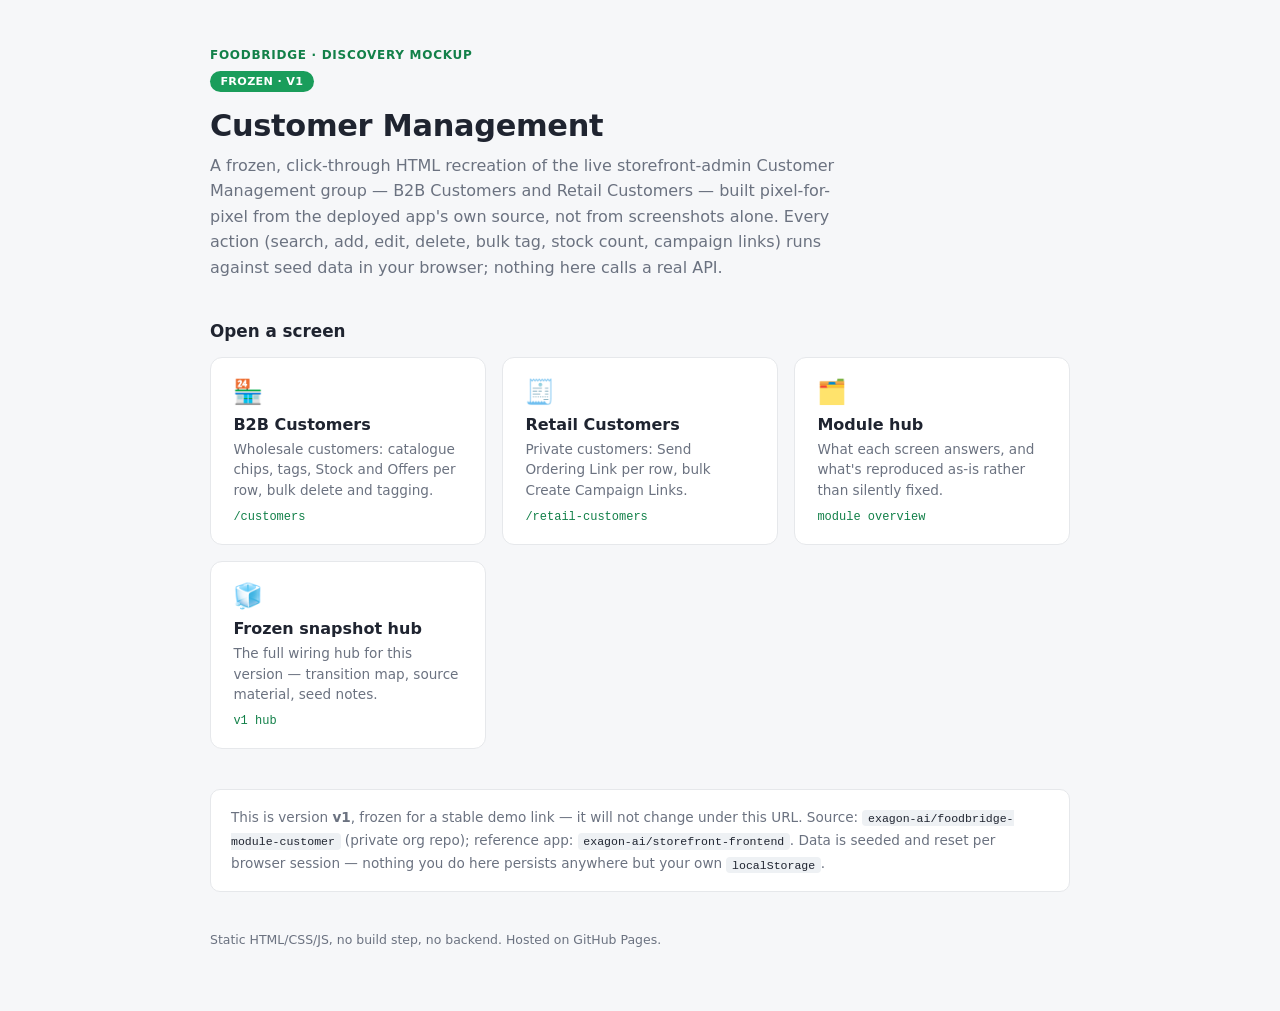
<file: index.html>
<!doctype html>
<html lang="en">
<head>
<meta charset="UTF-8" />
<meta name="viewport" content="width=device-width, initial-scale=1.0" />
<meta name="robots" content="noindex, nofollow" />
<title>Foodbridge · Customer Management — Discovery Mockup</title>
<style>
  :root {
    color-scheme: light dark;
    --green: #1a9d5b;
    --green-dark: #128049;
    --green-tint: #eafaf2;
    --ink: #1f2430;
    --muted: #6b7280;
    --line: #e6e8eb;
    --bg: #f6f7f9;
    --card: #ffffff;
  }
  * { box-sizing: border-box; }
  body {
    font-family: system-ui, -apple-system, "Segoe UI", sans-serif;
    margin: 0; padding: 3rem 1.5rem 4rem; color: var(--ink); background: var(--bg);
  }
  .wrap { max-width: 860px; margin: 0 auto; }
  .kicker {
    color: var(--green-dark); font-weight: 700; font-size: 0.75rem;
    letter-spacing: 0.06em; text-transform: uppercase; margin-bottom: 0.5rem;
  }
  h1 { font-size: 1.9rem; margin: 0 0 0.6rem; letter-spacing: -0.01em; }
  .lede { color: var(--muted); font-size: 1rem; line-height: 1.6; max-width: 640px; margin: 0 0 2rem; }
  .badge {
    display: inline-block; background: var(--green); color: #fff; font-size: 0.7rem;
    font-weight: 700; letter-spacing: 0.03em; padding: 0.25rem 0.65rem; border-radius: 999px;
    text-transform: uppercase; margin-bottom: 1rem;
  }
  h2 { font-size: 1.05rem; margin: 2.5rem 0 1rem; }
  .screen-grid { display: grid; grid-template-columns: repeat(auto-fit, minmax(230px, 1fr)); gap: 1rem; }
  .screen-card {
    background: var(--card); border: 1px solid var(--line); border-radius: 12px;
    padding: 1.25rem 1.4rem; text-decoration: none; color: var(--ink); display: block;
    transition: transform .15s, box-shadow .15s, border-color .15s;
  }
  .screen-card:hover { transform: translateY(-2px); border-color: var(--green); box-shadow: 0 8px 20px rgba(26,157,91,.12); }
  .screen-card .ic { font-size: 1.5rem; margin-bottom: 0.6rem; }
  .screen-card h3 { margin: 0 0 0.3rem; font-size: 1rem; }
  .screen-card p { margin: 0; font-size: 0.85rem; color: var(--muted); line-height: 1.5; }
  .screen-card .route { margin-top: 0.6rem; font-family: ui-monospace, monospace; font-size: 0.75rem; color: var(--green-dark); }
  .note {
    margin-top: 2.5rem; padding: 1rem 1.25rem; background: var(--card); border: 1px solid var(--line);
    border-radius: 10px; font-size: 0.85rem; color: var(--muted); line-height: 1.7;
  }
  .note code { background: #eef1f4; padding: 0.1rem 0.35rem; border-radius: 4px; font-size: 0.85em; color: var(--ink); }
  .note a { color: var(--green-dark); }
  footer { margin-top: 2.5rem; font-size: 0.78rem; color: var(--muted); }
</style>
</head>
<body>
  <div class="wrap">
    <div class="kicker">FoodBridge · Discovery mockup</div>
    <span class="badge">Frozen · v1</span>
    <h1>Customer Management</h1>
    <p class="lede">A frozen, click-through HTML recreation of the live storefront-admin
    Customer Management group — B2B Customers and Retail Customers — built pixel-for-pixel from
    the deployed app's own source, not from screenshots alone. Every action (search, add, edit,
    delete, bulk tag, stock count, campaign links) runs against seed data in your browser; nothing
    here calls a real API.</p>

    <h2>Open a screen</h2>
    <div class="screen-grid">
      <a class="screen-card" href="v1/screens/customers/b2b-customers.html">
        <div class="ic">🏪</div>
        <h3>B2B Customers</h3>
        <p>Wholesale customers: catalogue chips, tags, Stock and Offers per row, bulk delete and tagging.</p>
        <div class="route">/customers</div>
      </a>
      <a class="screen-card" href="v1/screens/customers/retail-customers.html">
        <div class="ic">🧾</div>
        <h3>Retail Customers</h3>
        <p>Private customers: Send Ordering Link per row, bulk Create Campaign Links.</p>
        <div class="route">/retail-customers</div>
      </a>
      <a class="screen-card" href="v1/screens/customers/index.html">
        <div class="ic">🗂️</div>
        <h3>Module hub</h3>
        <p>What each screen answers, and what's reproduced as-is rather than silently fixed.</p>
        <div class="route">module overview</div>
      </a>
      <a class="screen-card" href="v1/index.html">
        <div class="ic">🧊</div>
        <h3>Frozen snapshot hub</h3>
        <p>The full wiring hub for this version — transition map, source material, seed notes.</p>
        <div class="route">v1 hub</div>
      </a>
    </div>

    <div class="note">
      This is version <b>v1</b>, frozen for a stable demo link — it will not change under this URL.
      Source: <code>exagon-ai/foodbridge-module-customer</code> (private org repo);
      reference app: <code>exagon-ai/storefront-frontend</code>. Data is seeded and reset per
      browser session — nothing you do here persists anywhere but your own <code>localStorage</code>.
    </div>

    <footer>Static HTML/CSS/JS, no build step, no backend. Hosted on GitHub Pages.</footer>
  </div>
</body>
</html>
</file>
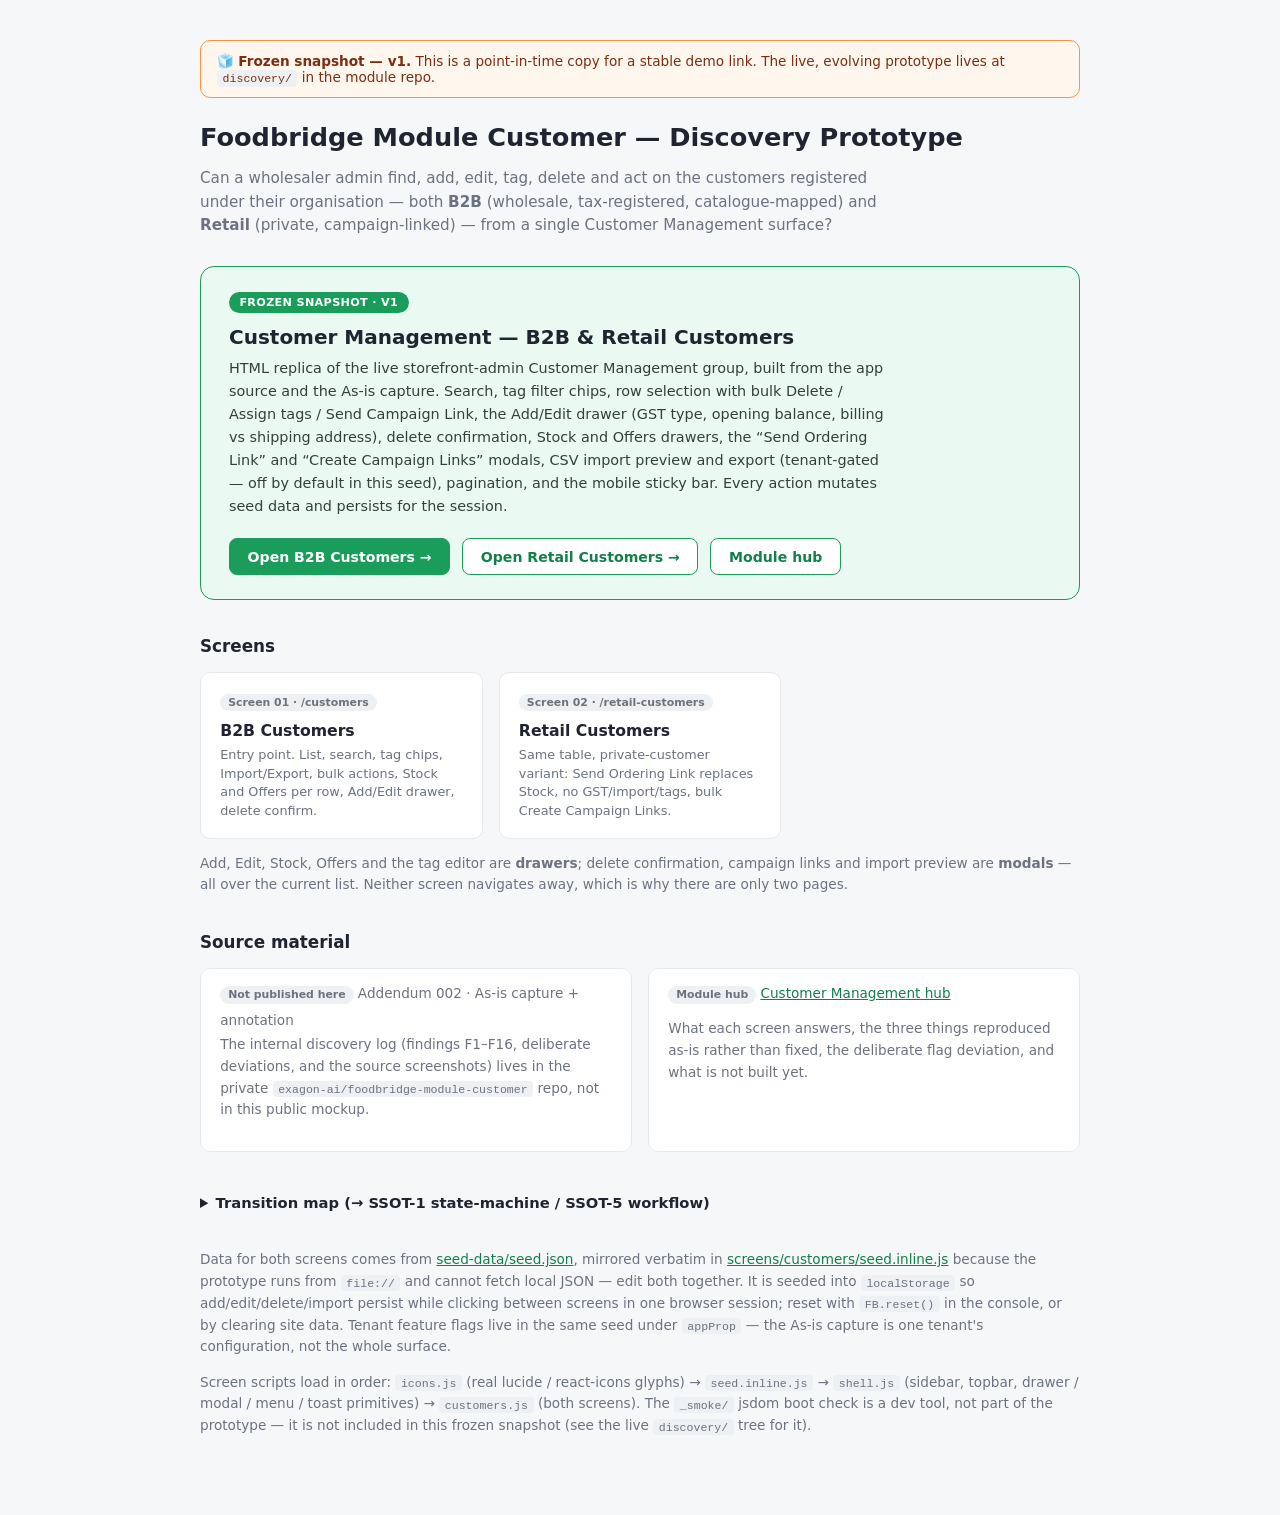
<file: v1/index.html>
<!doctype html>
<!--
  DISCOVERY SNAPSHOT — v1 (FROZEN)
  ---------------------------------------------------------
  Accepted discovery iteration, snapshotted per SPEC §3.1. Do not edit — the
  live prototype continues under ../../ (discovery/index.html + screens/ +
  seed-data/). This is a point-in-time copy for traceability and for hosting
  a stable demo link; ratify/accept details belong in the owning addendum.
  Rules preserved from the live wiring hub:
  - HTML/CSS/vanilla JS only. No frameworks, no build step, no real API calls.
  - Screens are standalone-openable and link to each other; this hub is the entry.
  - Data comes from this folder's own seed-data/seed.json, mirrored inline in
    screens/customers/seed.inline.js (file:// blocks fetching local JSON).
-->
<html lang="en">
<head>
  <meta charset="UTF-8" />
  <meta name="viewport" content="width=device-width, initial-scale=1.0" />
  <title>Foodbridge Module Customer — Discovery v1 (frozen)</title>
  <style>
    :root {
      color-scheme: light dark;
      --green: #1a9d5b;
      --green-dark: #128049;
      --green-tint: #eafaf2;
      --ink: #1f2430;
      --muted: #6b7280;
      --line: #e6e8eb;
      --bg: #f6f7f9;
      --card: #ffffff;
    }
    * { box-sizing: border-box; }
    body {
      font-family: system-ui, -apple-system, "Segoe UI", sans-serif;
      margin: 0; padding: 2.5rem 1.5rem 4rem; color: var(--ink); background: var(--bg);
    }
    .wrap { max-width: 880px; margin: 0 auto; }
    h1 { font-size: 1.6rem; margin: 0 0 0.6rem; }
    h2 { font-size: 1.05rem; margin: 2.25rem 0 1rem; }
    .lede { color: var(--muted); font-size: 0.95rem; line-height: 1.55; max-width: 700px; }
    .note { color: var(--muted); font-size: 0.85rem; line-height: 1.6; }
    a { color: var(--green-dark); }
    code { background: #eef1f4; padding: 0.1rem 0.35rem; border-radius: 4px; font-size: 0.85em; }

    .canonical-card {
      background: var(--green-tint); border: 1.5px solid var(--green); border-radius: 14px;
      padding: 1.5rem 1.75rem; margin-top: 1.75rem;
    }
    .badge {
      display: inline-block; background: var(--green); color: #fff; font-size: 0.7rem;
      font-weight: 700; letter-spacing: 0.03em; padding: 0.25rem 0.65rem; border-radius: 999px;
      margin-bottom: 0.75rem; text-transform: uppercase;
    }
    .canonical-card h3 { margin: 0 0 0.5rem; font-size: 1.25rem; }
    .canonical-card p { color: #33403a; font-size: 0.9rem; line-height: 1.6; margin: 0 0 1.25rem; max-width: 660px; }
    .btn-row { display: flex; gap: 0.75rem; flex-wrap: wrap; }
    .btn {
      display: inline-flex; align-items: center; gap: 0.4rem; padding: 0.6rem 1.1rem;
      border-radius: 8px; font-size: 0.88rem; font-weight: 700; text-decoration: none;
      border: 1.5px solid var(--green); cursor: pointer;
    }
    .btn-primary { background: var(--green); color: #fff; }
    .btn-primary:hover { background: var(--green-dark); border-color: var(--green-dark); }
    .btn-secondary { background: #fff; color: var(--green-dark); }
    .btn-secondary:hover { background: var(--green-tint); }

    .screen-grid { display: grid; grid-template-columns: repeat(auto-fill, minmax(230px, 1fr)); gap: 1rem; }
    .screen-card {
      background: var(--card); border: 1px solid var(--line); border-radius: 10px;
      padding: 1.1rem 1.2rem; text-decoration: none; color: var(--ink); display: block;
    }
    .screen-card:hover { border-color: var(--green); box-shadow: 0 4px 14px rgba(26, 157, 91, 0.12); }
    .screen-card .step-badge {
      display: inline-block; background: #eef1f4; color: var(--muted); font-size: 0.68rem;
      font-weight: 700; padding: 0.15rem 0.5rem; border-radius: 999px; margin-bottom: 0.6rem;
    }
    .screen-card h4 { margin: 0 0 0.4rem; font-size: 0.98rem; }
    .screen-card p { margin: 0; font-size: 0.8rem; color: var(--muted); line-height: 1.45; }

    .ref-row { display: flex; gap: 1rem; flex-wrap: wrap; }
    .ref-card {
      background: var(--card); border: 1px solid var(--line); border-radius: 10px;
      padding: 1rem 1.2rem; flex: 1; min-width: 250px; font-size: 0.85rem;
    }
    .ref-card .step-badge {
      display: inline-block; background: #eef1f4; color: var(--muted); font-size: 0.68rem;
      font-weight: 700; padding: 0.15rem 0.5rem; border-radius: 999px; margin-bottom: 0.5rem;
    }

    details { margin-top: 0.5rem; }
    summary { cursor: pointer; font-weight: 600; font-size: 0.92rem; padding: 0.4rem 0; }
    table { border-collapse: collapse; width: 100%; font-size: 0.82rem; margin-top: 0.75rem; }
    th, td { border: 1px solid var(--line); padding: 0.5rem 0.7rem; text-align: left; }
    th { background: #fafbfc; font-size: 0.72rem; color: var(--muted); letter-spacing: 0.03em; }
  </style>
</head>
<body>
  <div class="wrap">
    <div style="background:#fff7ed;border:1.5px solid #fb923c;border-radius:10px;padding:0.75rem 1rem;margin-bottom:1.5rem;font-size:0.85rem;color:#7c2d12;">
      🧊 <strong>Frozen snapshot — v1.</strong> This is a point-in-time copy for a stable demo link.
      The live, evolving prototype lives at <code>discovery/</code> in the module repo.
    </div>
    <h1>Foodbridge Module Customer — Discovery Prototype</h1>
    <p class="lede">Can a wholesaler admin find, add, edit, tag, delete and act on the customers
    registered under their organisation — both <strong>B2B</strong> (wholesale, tax-registered,
    catalogue-mapped) and <strong>Retail</strong> (private, campaign-linked) — from a single
    Customer Management surface?</p>

    <div class="canonical-card">
      <span class="badge">Frozen snapshot · v1</span>
      <h3>Customer Management — B2B &amp; Retail Customers</h3>
      <p>HTML replica of the live storefront-admin Customer Management group, built from the app
      source and the As-is capture. Search, tag filter chips, row selection with bulk
      Delete / Assign&nbsp;tags / Send&nbsp;Campaign&nbsp;Link, the Add/Edit drawer (GST type,
      opening balance, billing vs shipping address), delete confirmation, Stock and Offers
      drawers, the &ldquo;Send Ordering Link&rdquo; and &ldquo;Create Campaign Links&rdquo;
      modals, CSV import preview and export (tenant-gated — off by default in this seed),
      pagination, and the mobile sticky bar. Every action mutates seed data and persists for
      the session.</p>
      <div class="btn-row">
        <a class="btn btn-primary" href="screens/customers/b2b-customers.html">Open B2B Customers →</a>
        <a class="btn btn-secondary" href="screens/customers/retail-customers.html">Open Retail Customers →</a>
        <a class="btn btn-secondary" href="screens/customers/index.html">Module hub</a>
      </div>
    </div>

    <h2>Screens</h2>
    <div class="screen-grid">
      <a class="screen-card" href="screens/customers/b2b-customers.html">
        <span class="step-badge">Screen 01 · /customers</span>
        <h4>B2B Customers</h4>
        <p>Entry point. List, search, tag chips, Import/Export, bulk actions, Stock and Offers per row, Add/Edit drawer, delete confirm.</p>
      </a>
      <a class="screen-card" href="screens/customers/retail-customers.html">
        <span class="step-badge">Screen 02 · /retail-customers</span>
        <h4>Retail Customers</h4>
        <p>Same table, private-customer variant: Send Ordering Link replaces Stock, no GST/import/tags, bulk Create Campaign Links.</p>
      </a>
    </div>
    <p class="note" style="margin-top:0.85rem;">Add, Edit, Stock, Offers and the tag editor are
    <strong>drawers</strong>; delete confirmation, campaign links and import preview are
    <strong>modals</strong> — all over the current list. Neither screen navigates away, which is
    why there are only two pages.</p>

    <h2>Source material</h2>
    <div class="ref-row">
      <div class="ref-card">
        <span class="step-badge">Not published here</span>
        <span style="color:var(--muted)">Addendum 002 · As-is capture + annotation</span>
        <p class="note" style="margin-top:0.4rem;">The internal discovery log (findings F1–F16, deliberate deviations, and the source screenshots) lives in the private
        <code>exagon-ai/foodbridge-module-customer</code> repo, not in this public mockup.</p>
      </div>
      <div class="ref-card">
        <span class="step-badge">Module hub</span>
        <a href="screens/customers/index.html">Customer Management hub</a>
        <p class="note" style="margin-top:0.4rem;">What each screen answers, the three things reproduced as-is rather than fixed, the deliberate flag deviation, and what is not built yet.</p>
      </div>
    </div>

    <details style="margin-top: 2.25rem;">
      <summary>Transition map (→ SSOT-1 state-machine / SSOT-5 workflow)</summary>
      <table>
        <thead><tr><th>From screen / state</th><th>Event</th><th>To</th></tr></thead>
        <tbody>
          <tr><td>Screen 01 — B2B Customers</td><td>Type in search (debounced)</td><td>Screen 01 (filtered, reset to page 1)</td></tr>
          <tr><td>Screen 01 — B2B Customers</td><td>Select a tag chip / All</td><td>Screen 01 (filtered by tag, reset to page 1)</td></tr>
          <tr><td>Screen 01 — B2B Customers</td><td>Prev / page number / Next</td><td>Screen 01 (same filter, different page of 20)</td></tr>
          <tr><td>Screen 01 — B2B Customers</td><td>Row checkbox / select-all</td><td>Screen 01 (selection state changes; bulk actions become actionable)</td></tr>
          <tr><td>Screen 01 — B2B Customers</td><td>"+ B2B Customers" or row pencil</td><td>Add/Edit drawer over the list; Save closes it and refreshes the list</td></tr>
          <tr><td>Add/Edit drawer</td><td>Save with an invalid/empty Phone</td><td>Drawer stays open, field marked invalid, error toast</td></tr>
          <tr><td>Add/Edit drawer</td><td>Toggle GST Type Regular ↔ Exempt</td><td>Drawer swaps the GST Number field for UDIN Number (same underlying value)</td></tr>
          <tr><td>Add/Edit drawer</td><td>Uncheck "use billing address as shipping"</td><td>Drawer reveals the shipping address / state / PIN trio</td></tr>
          <tr><td>Add/Edit drawer</td><td>Pick an Opening Balance type (add only)</td><td>Drawer reveals the amount field + "Clear — no opening balance"</td></tr>
          <tr><td>Screen 01 — B2B Customers</td><td>Row trash / Bulk Action → Delete</td><td>Delete confirm modal; confirming removes the row(s) and returns to Screen 01</td></tr>
          <tr><td>Screen 01 — B2B Customers</td><td>Bulk Action with nothing selected</td><td>Screen 01 (error toast: "Select customers first…")</td></tr>
          <tr><td>Screen 01 — B2B Customers</td><td>Bulk Action → Assign tags</td><td>Tag drawer; Save applies tags, clears the selection, refreshes chips</td></tr>
          <tr><td>Screen 01 — B2B Customers</td><td>Row bar-chart (Stock)</td><td>Stock drawer (Stock Count ↔ Stock History), closes back to Screen 01</td></tr>
          <tr><td>Screen 01 — B2B Customers</td><td>Row gift (Offers)</td><td>Offers drawer, closes back to Screen 01</td></tr>
          <tr><td>Screen 01 — B2B Customers</td><td>Import → browse file / load sample <em>(tenant-gated, off by default)</em></td><td>Import preview modal; Import commits rows and returns to Screen 01</td></tr>
          <tr><td>Screen 01 — B2B Customers</td><td>Export / Download Sample</td><td>Screen 01 (real CSV download, no state change)</td></tr>
          <tr><td>Screen 02 — Retail Customers</td><td>Row paper-plane (Send Ordering Link)</td><td>&ldquo;Send Ordering Link&rdquo; modal (name/phone, Send via WhatsApp), closes back to Screen 02</td></tr>
          <tr><td>Screen 02 — Retail Customers</td><td>Bulk Action → Send Campaign</td><td>&ldquo;Create Campaign Links&rdquo; modal — select/deselect, Create Links → results step, Done</td></tr>
          <tr><td>Screen 01 ↔ Screen 02</td><td>Sidebar: B2B Customers / Retail Customers</td><td>The other screen (the only real page navigation in this module)</td></tr>
          <tr><td>Any screen</td><td>Sidebar item outside Customer Management</td><td>Not prototyped this iteration — shows a notice</td></tr>
          <tr><td>Any drawer / modal</td><td>Escape, Cancel, or scrim click</td><td>Closes; the underlying list is unchanged</td></tr>
        </tbody>
      </table>
    </details>

    <p class="note" style="margin-top: 2rem;">Data for both screens comes from
    <a href="seed-data/seed.json">seed-data/seed.json</a>, mirrored verbatim in
    <a href="screens/customers/seed.inline.js">screens/customers/seed.inline.js</a> because the
    prototype runs from <code>file://</code> and cannot fetch local JSON — edit both together.
    It is seeded into <code>localStorage</code> so add/edit/delete/import persist while clicking
    between screens in one browser session; reset with <code>FB.reset()</code> in the console, or
    by clearing site data. Tenant feature flags live in the same seed under <code>appProp</code> —
    the As-is capture is one tenant's configuration, not the whole surface.</p>
    <p class="note">Screen scripts load in order: <code>icons.js</code> (real lucide /
    react-icons glyphs) → <code>seed.inline.js</code> → <code>shell.js</code> (sidebar, topbar,
    drawer / modal / menu / toast primitives) → <code>customers.js</code> (both screens).
    The <code>_smoke/</code> jsdom boot check is a dev tool, not part of the prototype — it is not
    included in this frozen snapshot (see the live <code>discovery/</code> tree for it).</p>
  </div>
</body>
</html>
</file>
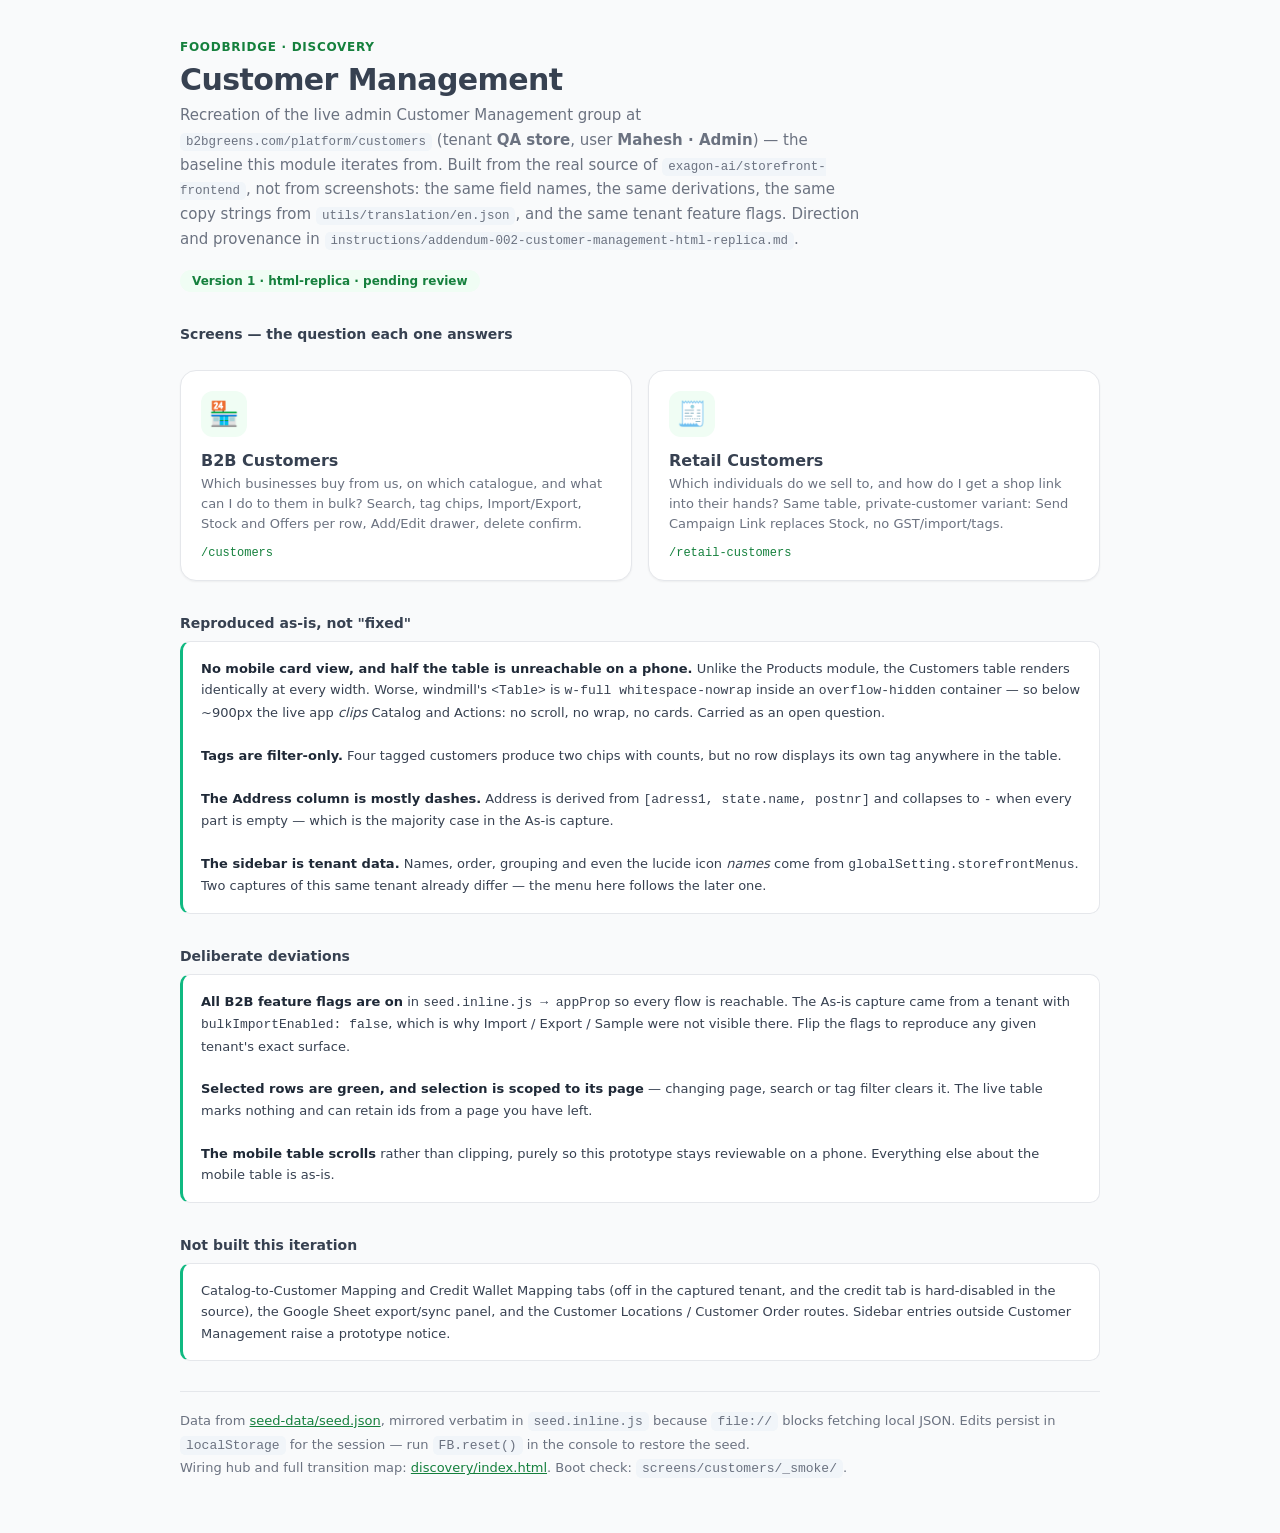
<file: v1/screens/customers/index.html>
<!doctype html>
<!--
  MODULE HUB — Foodbridge Module Customer — "Customer Management"
  Screen cards + what each screen answers. The wiring hub with the full
  transition map is ../../index.html.
-->
<html lang="en">
<head>
  <meta charset="utf-8">
  <meta name="viewport" content="width=device-width, initial-scale=1">
  <title>Customer Management — Module Hub</title>
  <!-- No webfont: tailwind.config.js sets fontFamily.sans to system-ui, so the
       deployed app never renders the Inter it preloads. styles.css matches. -->
  <link rel="stylesheet" href="styles.css">
  <style>
    .hero { max-width: 960px; margin: 0 auto; padding: 40px 20px 60px; }
    .hero .kicker { color: var(--green-700); font-weight: 700; letter-spacing: .06em; text-transform: uppercase; font-size: 12px; }
    .hero h1 { font-size: 30px; margin: 8px 0 6px; letter-spacing: -.02em; }
    .hero p.lead { color: var(--muted); font-size: 15px; max-width: 680px; margin: 0 0 6px; line-height: 1.65; }
    .hero p.lead code { background: #f1f5f9; padding: 2px 6px; border-radius: 5px; font-size: 12.5px; }
    .ver { display:inline-block; margin-top:12px; padding:4px 12px; border-radius:999px; background:var(--green-50); color:var(--green-700); font-weight:700; font-size:12px; }
    .screen-grid { display: grid; grid-template-columns: repeat(auto-fit, minmax(260px, 1fr)); gap: 16px; margin-top: 28px; }
    .screen-card { background: var(--card); border: 1px solid var(--line); border-radius: 16px; padding: 20px; box-shadow: var(--shadow-sm); transition: transform .15s, box-shadow .15s, border-color .15s; display:block; }
    .screen-card:hover { transform: translateY(-3px); box-shadow: var(--shadow-md); border-color: var(--green-200); }
    .screen-card .ic { width: 46px; height: 46px; border-radius: 12px; background: var(--green-50); display: grid; place-items: center; font-size: 24px; margin-bottom: 14px; }
    .screen-card h3 { margin: 0 0 4px; font-size: 16px; }
    .screen-card p { margin: 0; color: var(--muted); font-size: 13px; line-height: 1.55; }
    .screen-card .route { margin-top: 12px; font-family: ui-monospace, monospace; font-size: 12px; color: var(--green-700); }
    h2.sec { font-size: 14px; margin: 34px 0 10px; }
    .asis { border: 1px solid var(--line); border-left: 3px solid var(--emerald-500); background: var(--card); border-radius: 10px; padding: 16px 18px; font-size: 13px; color: var(--gray-700); line-height: 1.65; }
    .asis b { color: var(--gray-800); }
    .meta { margin-top: 30px; font-size: 13px; color: var(--muted); border-top: 1px solid var(--line); padding-top: 18px; line-height: 1.75; }
    .meta code { background:#f1f5f9; padding:2px 6px; border-radius:5px; }
    .meta a { color: var(--green-700); text-decoration: underline; }
  </style>
</head>
<body>
  <div class="hero">
    <div class="kicker">FoodBridge · Discovery</div>
    <h1>Customer Management</h1>
    <p class="lead">Recreation of the live admin Customer Management group at
    <code>b2bgreens.com/platform/customers</code> (tenant <b>QA store</b>, user
    <b>Mahesh · Admin</b>) — the baseline this module iterates from. Built from the real source
    of <code>exagon-ai/storefront-frontend</code>, not from screenshots: the same field names,
    the same derivations, the same copy strings from <code>utils/translation/en.json</code>, and
    the same tenant feature flags. Direction and provenance in
    <code>instructions/addendum-002-customer-management-html-replica.md</code>.</p>
    <span class="ver">Version 1 · html-replica · pending review</span>

    <h2 class="sec">Screens — the question each one answers</h2>
    <div class="screen-grid">
      <a class="screen-card" href="b2b-customers.html">
        <div class="ic">🏪</div>
        <h3>B2B Customers</h3>
        <p>Which businesses buy from us, on which catalogue, and what can I do to them in bulk?
        Search, tag chips, Import/Export, Stock and Offers per row, Add/Edit drawer, delete confirm.</p>
        <div class="route">/customers</div>
      </a>
      <a class="screen-card" href="retail-customers.html">
        <div class="ic">🧾</div>
        <h3>Retail Customers</h3>
        <p>Which individuals do we sell to, and how do I get a shop link into their hands?
        Same table, private-customer variant: Send Campaign Link replaces Stock, no GST/import/tags.</p>
        <div class="route">/retail-customers</div>
      </a>
    </div>

    <h2 class="sec">Reproduced as-is, not "fixed"</h2>
    <div class="asis">
      <b>No mobile card view, and half the table is unreachable on a phone.</b> Unlike the
      Products module, the Customers table renders identically at every width. Worse, windmill's
      <code>&lt;Table&gt;</code> is <code>w-full whitespace-nowrap</code> inside an
      <code>overflow-hidden</code> container — so below ~900px the live app <em>clips</em> Catalog
      and Actions: no scroll, no wrap, no cards. Carried as an open question.<br><br>
      <b>Tags are filter-only.</b> Four tagged customers produce two chips with counts, but no
      row displays its own tag anywhere in the table.<br><br>
      <b>The Address column is mostly dashes.</b> Address is derived from
      <code>[adress1, state.name, postnr]</code> and collapses to <code>-</code> when every part
      is empty — which is the majority case in the As-is capture.<br><br>
      <b>The sidebar is tenant data.</b> Names, order, grouping and even the lucide icon
      <em>names</em> come from <code>globalSetting.storefrontMenus</code>. Two captures of this
      same tenant already differ — the menu here follows the later one.
    </div>

    <h2 class="sec">Deliberate deviations</h2>
    <div class="asis">
      <b>All B2B feature flags are on</b> in <code>seed.inline.js → appProp</code> so every flow
      is reachable. The As-is capture came from a tenant with
      <code>bulkImportEnabled: false</code>, which is why Import / Export / Sample were not
      visible there. Flip the flags to reproduce any given tenant's exact surface.<br><br>
      <b>Selected rows are green, and selection is scoped to its page</b> — changing page, search
      or tag filter clears it. The live table marks nothing and can retain ids from a page you
      have left.<br><br>
      <b>The mobile table scrolls</b> rather than clipping, purely so this prototype stays
      reviewable on a phone. Everything else about the mobile table is as-is.
    </div>

    <h2 class="sec">Not built this iteration</h2>
    <div class="asis">
      Catalog-to-Customer Mapping and Credit Wallet Mapping tabs (off in the captured tenant, and
      the credit tab is hard-disabled in the source), the Google Sheet export/sync panel, and the
      Customer Locations / Customer Order routes. Sidebar entries outside Customer Management
      raise a prototype notice.
    </div>

    <div class="meta">
      Data from <a href="../../seed-data/seed.json">seed-data/seed.json</a>, mirrored verbatim in
      <code>seed.inline.js</code> because <code>file://</code> blocks fetching local JSON.
      Edits persist in <code>localStorage</code> for the session — run <code>FB.reset()</code>
      in the console to restore the seed.<br>
      Wiring hub and full transition map: <a href="../../index.html">discovery/index.html</a>.
      Boot check: <code>screens/customers/_smoke/</code>.
    </div>
  </div>
</body>
</html>
</file>
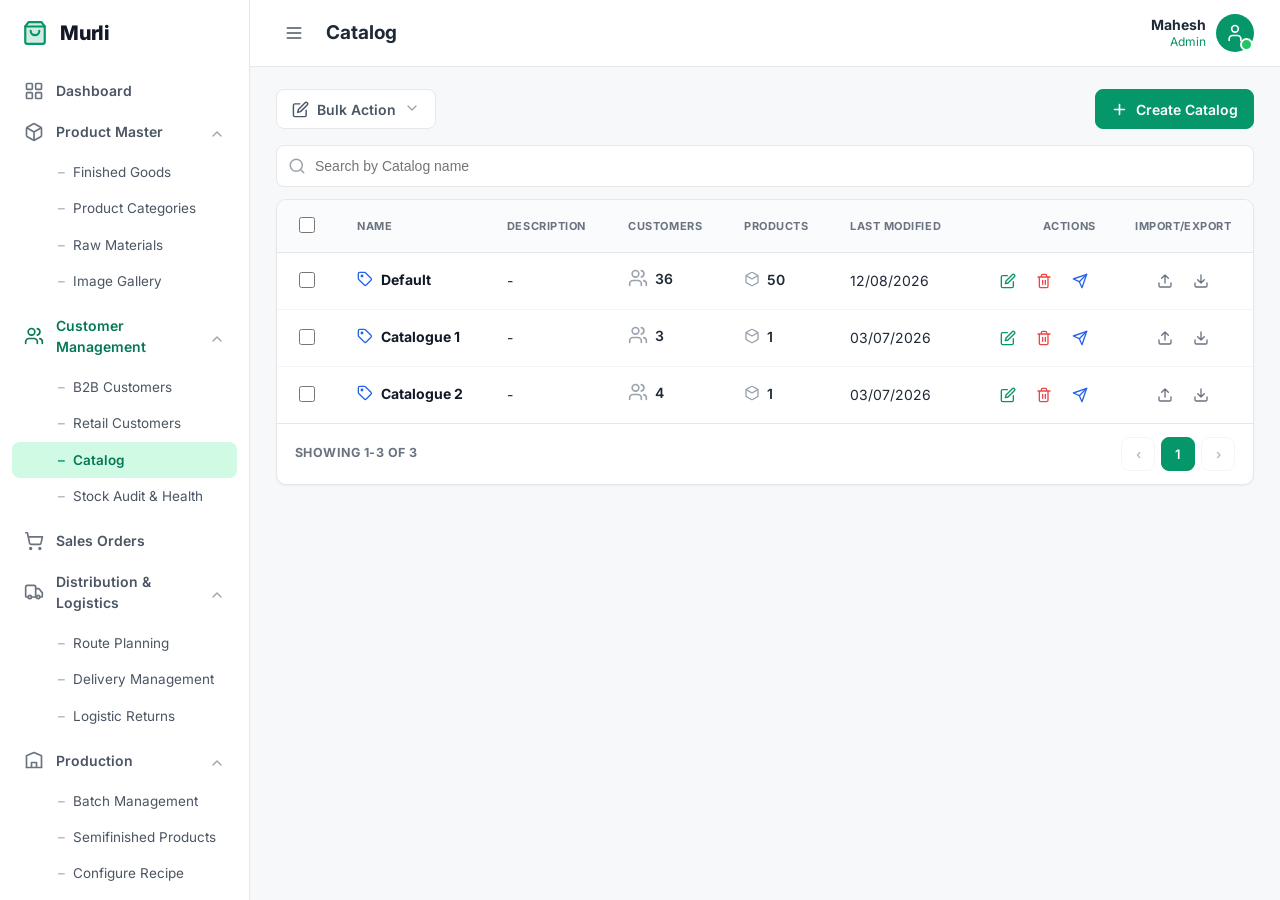
<file: v1/screens/catalog/catalog.html>
<!doctype html>
<html lang="en">
<head>
  <meta charset="utf-8">
  <meta name="viewport" content="width=device-width, initial-scale=1">
  <title>Catalog · FoodBridge Products Directory</title>
  <link rel="preconnect" href="https://fonts.googleapis.com">
  <link href="https://fonts.googleapis.com/css2?family=Inter:wght@400;500;600;700;800&display=swap" rel="stylesheet">
  <link rel="stylesheet" href="assets/styles.css?v=20260814f">
  <link rel="stylesheet" href="assets/catalog.css?v=20260814f">
</head>
<body>
  <div class="app" id="app"></div>
  <script src="assets/data.js?v=20260814f"></script>
  <script src="assets/catalog-data.js?v=20260814f"></script>
  <script src="assets/catalog.js?v=20260814f"></script>
  <script>FB.mountCatalog();</script>
</body>
</html>
</file>
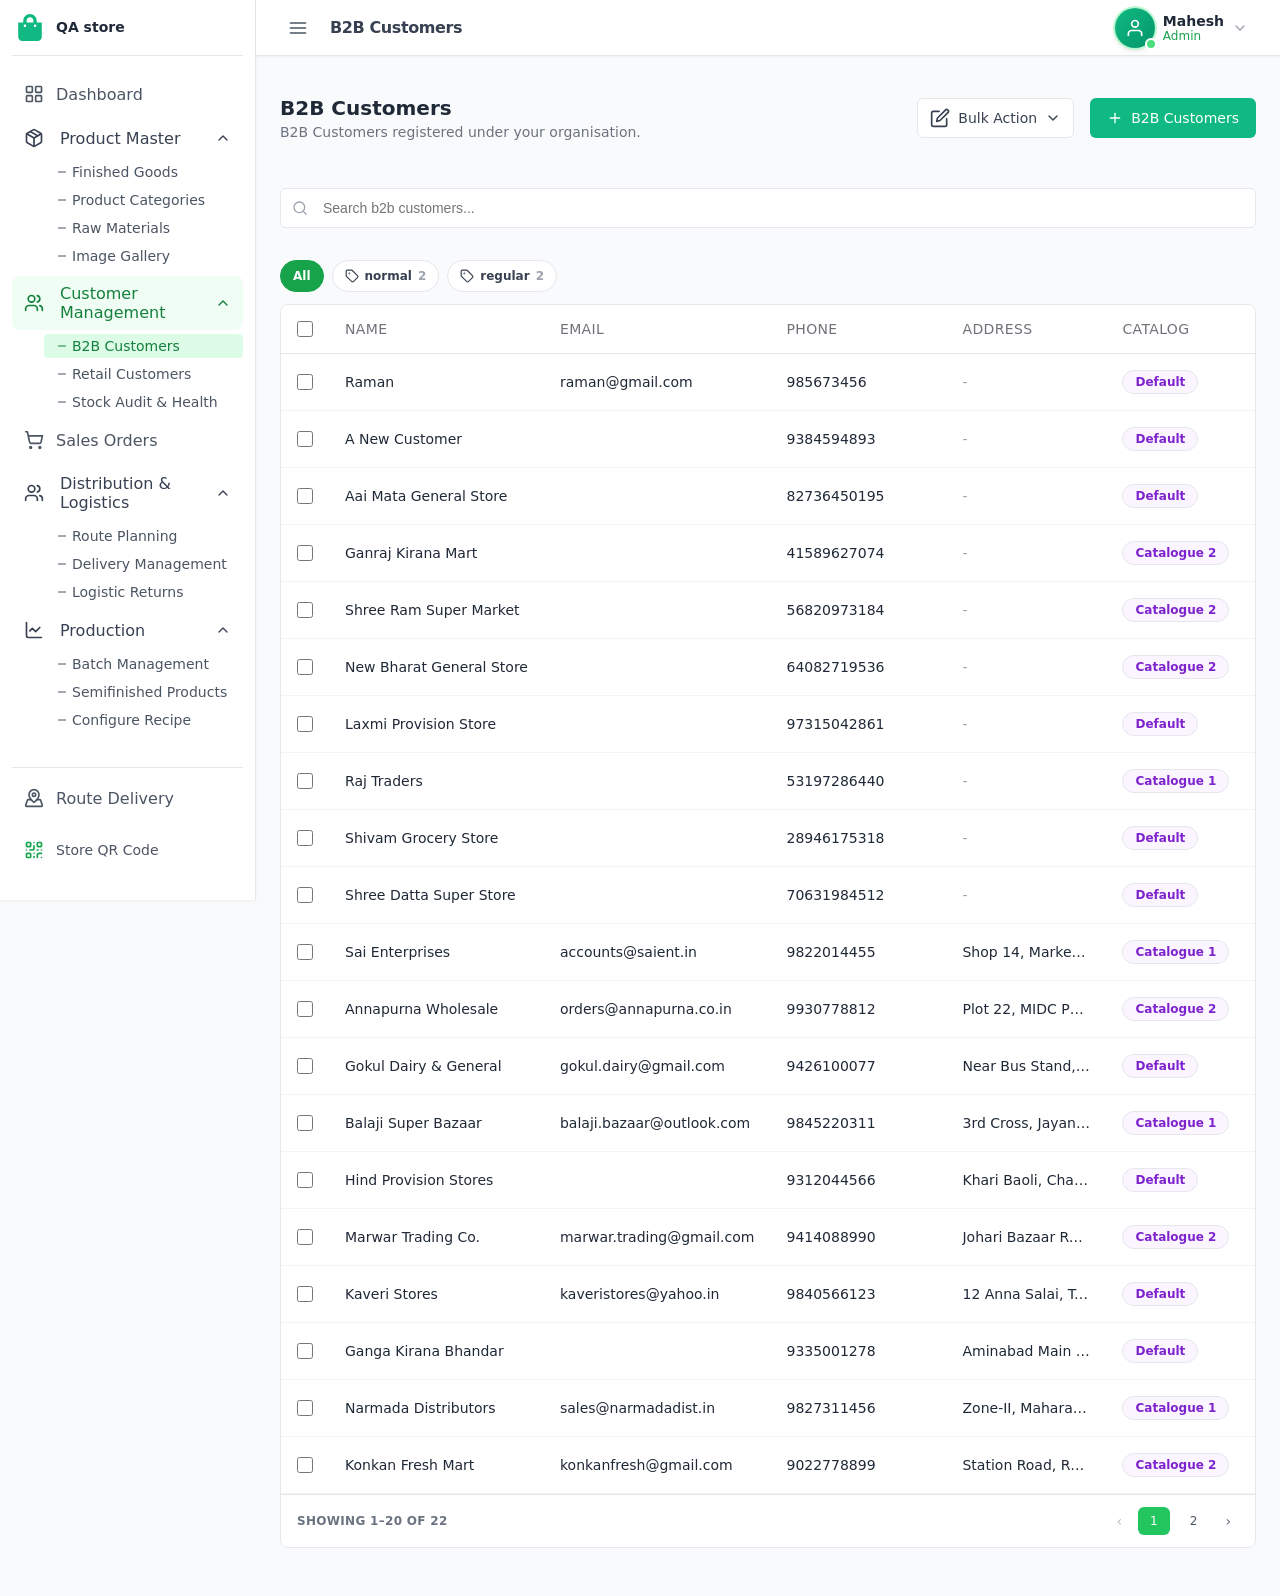
<file: v1/screens/customers/b2b-customers.html>
<!doctype html>
<!--
  DISCOVERY SCREEN — Foodbridge Module Customer — "B2B Customers"
  ---------------------------------------------------------------
  RECREATION of https://b2bgreens.com/platform/customers (tenant "QA store",
  user "Mahesh · Admin") — the baseline this module iterates from.

  Per addendum-002, this screen is built from the real source of the running app
  (github.com/exagon-ai/storefront-frontend) rather than eyeballed from the
  screenshot: same field names, same derivations, same copy, same feature flags.
  Provenance for every region:

    region                    app source
    ------------------------  ----------------------------------------------
    page shell / sidebar      src/layout/Layout.jsx · components/sidebar/*
    header + description      src/pages/Customers.jsx:456-508
    bulk action dropdown      src/components/common/BulkActionDropdown.jsx
    import / export / sample  src/components/common/UploadMany.jsx
    search (debounced 400ms)  src/pages/Customers.jsx:605-644
    tag filter chips          src/features/tags/EntityTagChips.jsx
    table + row actions       src/components/customer/CustomerTable.jsx
    add / edit drawer         src/components/drawer/CustomerDrawer.jsx
    delete confirmation       src/components/modal/DeleteModal.jsx
    empty state               src/components/table/NotFound.jsx
    pagination (20 per page)  src/components/common/CustomPagination.jsx

  Standalone-openable: open this file directly to review the screen in isolation.
  Also reachable from the wiring hub (../../index.html) and the module hub
  (index.html). Data comes from seed.inline.js, which mirrors
  ../../seed-data/seed.json (file:// blocks fetching local JSON).

  Outgoing transitions (→ proto-FSM for SSOT-1 / SSOT-5):
    - search / tag chip / page    → same screen, re-filtered list
    - "+ B2B Customers" / pencil  → Add/Edit drawer over the list
    - trash / Bulk Action→Delete  → Delete confirm modal → list
    - Bulk Action → Assign tags   → Tag drawer → list
    - bar-chart                   → stock-audit.html?customer=<id> (that
                                     customer's Stock Audit & Health detail)
    - gift                        → Offers drawer
    - Import                      → Import preview modal → list
    - sidebar "Retail Customers"  → retail-customers.html
    - sidebar "Stock Audit & Health" → stock-audit.html (customer list, no
                                     query — a peer screen, not a drawer)

  Rules: HTML/CSS/vanilla JS only. No frameworks, no build step, no real API
  calls. Disposable — informs the SSOTs, not imported by development/.
-->
<html lang="en">
<head>
  <meta charset="utf-8">
  <meta name="viewport" content="width=device-width, initial-scale=1">
  <title>B2B Customers — Foodbridge Module Customer</title>
  <!-- No webfont: tailwind.config.js sets fontFamily.sans to system-ui, so the
       deployed app never renders the Inter it preloads. styles.css matches. -->
  <link rel="stylesheet" href="styles.css">
</head>
<body>
  <div class="app" id="app"></div>
  <script src="icons.js"></script>
  <script src="seed.inline.js"></script>
  <script src="shell.js"></script>
  <script src="customers.js"></script>
  <script>FB.mount("b2b");</script>
</body>
</html>
</file>
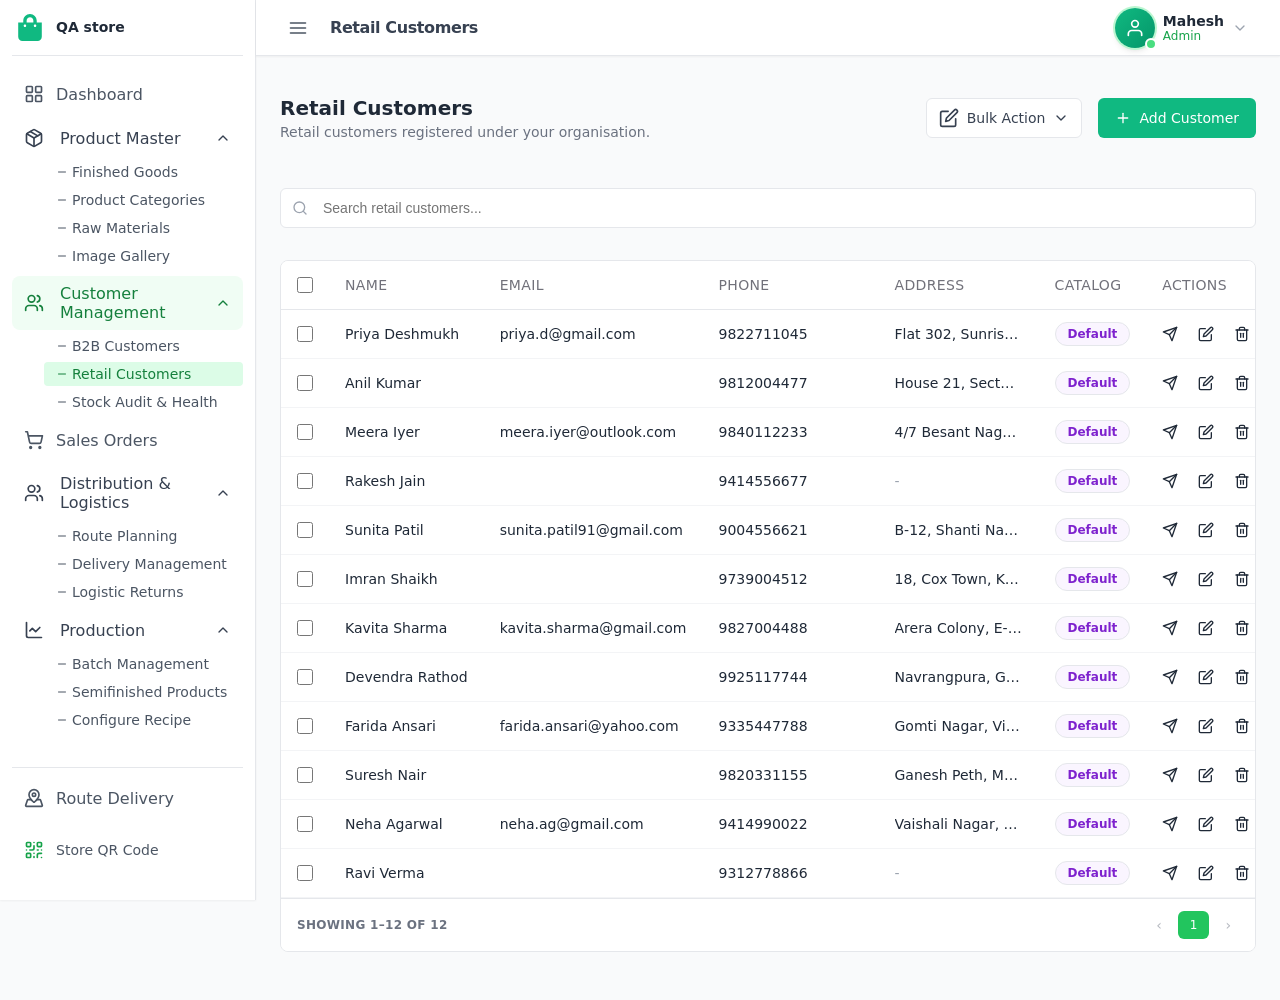
<file: v1/screens/customers/retail-customers.html>
<!doctype html>
<!--
  DISCOVERY SCREEN — Foodbridge Module Customer — "Retail Customers"
  ------------------------------------------------------------------
  RECREATION of https://b2bgreens.com/platform/retail-customers (tenant
  "QA store", user "Mahesh · Admin").

  The live Retail page renders the SAME components/customer/CustomerTable.jsx as
  the B2B page, passing `privateCustomer` and `showStock={false}` — so this
  screen is the same renderer with a different configuration, not a second
  implementation. Provenance:

    region                    app source
    ------------------------  ----------------------------------------------
    page shell / sidebar      src/layout/Layout.jsx · components/sidebar/*
    header + description      src/pages/RetailCustomers.jsx:186-228
    bulk (Delete + Campaign)  src/components/common/BulkActionDropdown.jsx
                              RetailCustomers.jsx handleBulkSendCampaignLinks
    search                    src/pages/RetailCustomers.jsx:231-252
    table + row actions       src/components/customer/CustomerTable.jsx
                              (privateCustomer → Send Campaign Link, no Stock)
    add / edit drawer         src/components/drawer/RetailCustomerDrawer.jsx
    campaign link modal       src/components/modal/RetailCampaignLinkModal.jsx
    bulk smart link modal     src/components/modal/GenerateSmartLinkModal.jsx
                              (eventType CONSUMER_STORE_ACCESS)
    delete confirmation       src/components/modal/DeleteModal.jsx
    empty state               src/components/table/NotFound.jsx

  What this screen deliberately does NOT have, because the live one doesn't:
  GST fields, Import/Export/Sample, tag chips, Stock and Offers.

  Standalone-openable. Data from seed.inline.js (mirror of
  ../../seed-data/seed.json).

  Outgoing transitions (→ proto-FSM for SSOT-1 / SSOT-5):
    - search / page               → same screen, re-filtered list
    - "+ Add Customer" / pencil   → Add/Edit drawer over the list
    - trash / Bulk Action→Delete  → Delete confirm modal → list
    - paper-plane                 → Campaign link modal
    - Bulk Action → Send Campaign → Generate Smart Link modal
    - sidebar "B2B Customers"     → b2b-customers.html (the only navigation)

  Rules: HTML/CSS/vanilla JS only. No frameworks, no build step, no real API
  calls. Disposable — informs the SSOTs, not imported by development/.
-->
<html lang="en">
<head>
  <meta charset="utf-8">
  <meta name="viewport" content="width=device-width, initial-scale=1">
  <title>Retail Customers — Foodbridge Module Customer</title>
  <!-- No webfont: tailwind.config.js sets fontFamily.sans to system-ui, so the
       deployed app never renders the Inter it preloads. styles.css matches. -->
  <link rel="stylesheet" href="styles.css">
</head>
<body>
  <div class="app" id="app"></div>
  <script src="icons.js"></script>
  <script src="seed.inline.js"></script>
  <script src="shell.js"></script>
  <script src="customers.js"></script>
  <script>FB.mount("retail");</script>
</body>
</html>
</file>
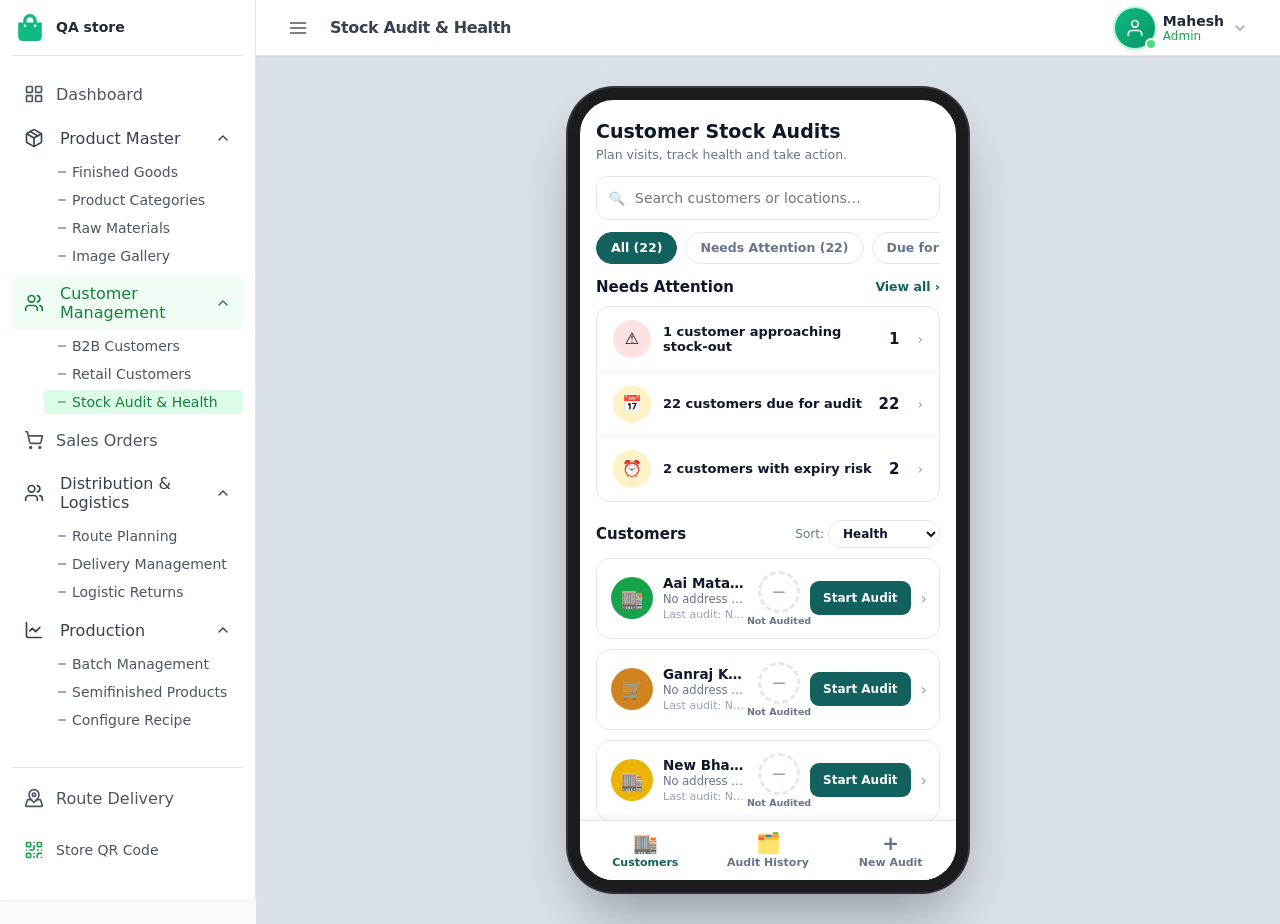
<file: v1/screens/customers/stock-audit.html>
<!doctype html>
<!--
  DISCOVERY SCREEN — Foodbridge Module Customer — "Stock Audit & Health"
  -----------------------------------------------------------------------
  A distributor field-operations hub, mobile-first, listed under Customer
  Management as a peer of B2B Customers and Retail Customers — not a drawer,
  not a one-off tool. v1 is otherwise a frozen snapshot; this is the one
  deliberate exception, called out rather than silently edited in.

  UI/UX and theme are carried over from the platform's Distribution &
  Logistics → Delivery Management module on purpose (teal chrome, colour
  tiles, status-tag pills, card lists — never a dense table, this is a
  field tool) — including, per the product owner's explicit ask, Delivery
  Management's own persistent bottom nav bar. It stays on screen through
  EVERY view in this feature (`.sah-nav` in stock-audit.css), not just on
  mobile widths, so a rep always has Customers / Audits / + New Audit /
  Attention / Back within thumb's reach.

  One route (?customer=<id> optional), many views, run by a small
  stack-based router in stock-audit.js (go/back, mirroring Delivery
  Management's own DM.go/DM.back) — see that file's header for the full
  view list. The UX loop:

    Who needs attention → Why → What should I do next → Start Audit
    Create Visit → Understand Customer → Audit Stock → Capture Exceptions
      → Complete Audit → Get Actions → Build Customer History

  Mounts through shell.js's mountShell (sidebar, topbar, drawer/toast
  primitives) exactly like b2b-customers.html and retail-customers.html —
  it does NOT stand alone or open in a new tab; ?customer=<id> is only a
  deep link into the customer-detail view, not a separate page.

  Standalone-openable: open this file directly (optionally with
  ?customer=c01/c05/c11 for the richer seed data) to review in isolation.
  Data comes from seed.inline.js, same seed as the rest of the module;
  audits persist to localStorage for the session, same convention as
  customers.js's Store.

  Rules: HTML/CSS/vanilla JS only. No frameworks, no build step, no real API
  calls. Product and evidence thumbnails are the one exception: real,
  freely-licensed photos hotlinked from Wikimedia Commons (via
  Special:FilePath, see `thumbHTML`/`EVIDENCE_IMAGE` in stock-audit.js)
  stand in for category-representative product art this discovery has no
  rights to. This needs internet access to load — offline, the browser
  shows a broken-image icon rather than falling back to the emoji.
-->
<html lang="en">
<head>
  <meta charset="utf-8">
  <meta name="viewport" content="width=device-width, initial-scale=1">
  <title>Stock Audit &amp; Health — Foodbridge Module Customer</title>
  <link rel="stylesheet" href="styles.css">
  <link rel="stylesheet" href="stock-audit.css?v=202608242">
</head>
<body>
  <div class="app sah" id="app"></div>
  <script src="icons.js"></script>
  <script src="seed.inline.js?v=20260823z"></script>
  <script src="shell.js"></script>
  <!-- ?v= busts the browser cache. Neither GitHub Pages nor python3's
       http.server sends Cache-Control, so without it a browser keeps serving
       a stale copy through a real reload. It covers seed.inline.js as well as
       this feature's own two files: Stock Audit adds stockAudits and
       orderingSignals to the shared seed, so it goes stale for exactly the
       same reason. Bump the tag on any edit to stock-audit.css/.js or to the
       seed. (The other screens load the seed unversioned; they don't change
       it, so they don't need to.) -->
  <script src="stock-audit.js?v=202608240"></script>
  <script>SAH.mount();</script>
</body>
</html>
</file>
<file: v1/screens/customers/styles.css>
/* ==========================================================================
   DISCOVERY — Foodbridge Module Customer — stylesheet

   PIXEL-PARITY with the live storefront-admin. Every value below is the
   computed equivalent of the app's literal Tailwind class strings — not an
   approximation. Provenance for the ones that matter:

     font stack     tailwind.config.js → fontFamily.sans =
                    ['system-ui','sans-serif','Arial','Helvetica']
                    (index.html preloads Inter but the config overrides it,
                     so the deployed app never renders Inter — neither do we)
     sidebar        DesktopSidebar.jsx  w-64 · border-r border-gray-200 ·
                    shadow-sm · hidden lg:block   → breakpoint 1024px, NOT 768
     sidebar body   SidebarContent.jsx  px-3 pb-4 · brand h-14 border-b mb-3 ·
                    ul mt-2 space-y-2 pb-4 · item gap-3 px-3 py-2 rounded-lg ·
                    active text-green-700 bg-green-50
     submenu        SidebarSubMenu.jsx  ul ml-8 mt-1 space-y-1 text-sm ·
                    item px-3 py-1 rounded · active text-green-700 bg-green-100
     header         Header.jsx  h-14 sticky border-b shadow-sm · px-3 sm:px-6 ·
                    title text-base font-semibold text-gray-700 tracking-tight
     page padding   Main.jsx  px-3 sm:px-4 lg:px-6 · pt-3 sm:pt-4 · pb-4
     table          @windmill/react-ui defaultTheme:
                    container w-full overflow-hidden rounded-lg ring-1 ring-black/5
                    header    text-xs font-semibold tracking-wide uppercase
                              text-gray-500 border-b bg-gray-50
                    cell      px-4 py-3 · body bg-white divide-y text-gray-700
     row            CustomerTable.jsx  hover:bg-gray-50 border-b border-gray-200
     catalog pill   inline-flex px-3 py-1 rounded-full bg-purple-50
                    text-purple-700 border text-xs font-semibold
     tag chips      EntityTagChips.jsx  h-8 rounded-full px-3 text-xs
                    font-semibold · active border/bg-green-600 text-white
     primary btn    h-10 px-4 rounded-md bg-emerald-500 hover:bg-emerald-600
     bulk btn       h-10 min-w-[136px] px-3 py-2 rounded-md border-gray-200

   Tailwind palette values used verbatim:
     green-50  #f0fdf4   green-100 #dcfce7   green-400 #4ade80
     green-200 #bbf7d0   green-600 #16a34a   green-700 #15803d
     emerald-500 #10b981 emerald-600 #059669
     gray-50 #f9fafb  gray-100 #f3f4f6  gray-200 #e5e7eb  gray-300 #d1d5db
     gray-400 #9ca3af gray-500 #6b7280 gray-600 #4b5563  gray-700 #374151
     gray-800 #1f2937 purple-50 #faf5ff purple-700 #7e22ce
     red-50 #fef2f2   red-600 #dc2626   blue-600 #2563eb
   ========================================================================== */

:root {
  --green-50:  #f0fdf4;
  --green-100: #dcfce7;
  --green-200: #bbf7d0;
  --green-400: #4ade80;
  --green-500: #22c55e;
  --green-600: #16a34a;
  --green-700: #15803d;
  --emerald-500: #10b981;
  --emerald-600: #059669;

  --gray-50:  #f9fafb;
  --gray-100: #f3f4f6;
  --gray-200: #e5e7eb;
  --gray-300: #d1d5db;
  --gray-400: #9ca3af;
  --gray-500: #6b7280;
  --gray-600: #4b5563;
  --gray-700: #374151;
  --gray-800: #1f2937;

  --purple-50:  #faf5ff;
  --purple-700: #7e22ce;
  --zinc-500:   #71717a;
  --slate-50:   #f8fafc;
  --slate-100:  #f1f5f9;
  --slate-200:  #e2e8f0;
  --slate-300:  #cbd5e1;
  --slate-400:  #94a3b8;
  --slate-500:  #64748b;
  --slate-600:  #475569;
  --slate-700:  #334155;
  --slate-800:  #1e293b;
  --emerald-50: #ecfdf5;
  --emerald-700: #047857;
  --red-500:    #ef4444;
  --blue-600:   #2563eb;
  --red-50:     #fef2f2;
  --red-600:    #dc2626;
  --red-700:    #b91c1c;

  --line: var(--gray-200);
  --muted: var(--gray-500);
  --card: #ffffff;

  /* shadow-sm / shadow-md / shadow-xl, verbatim from Tailwind */
  --shadow-sm: 0 1px 2px 0 rgb(0 0 0 / .05);
  --shadow-md: 0 4px 6px -1px rgb(0 0 0 / .1), 0 2px 4px -2px rgb(0 0 0 / .1);
  --shadow-xl: 0 20px 25px -5px rgb(0 0 0 / .1), 0 8px 10px -6px rgb(0 0 0 / .1);
  /* ring-1 ring-black ring-opacity-5 */
  --ring-1-black-5: 0 0 0 1px rgb(0 0 0 / .05);

  --sidebar-w: 16rem;   /* w-64  */
  --header-h:  3.5rem;  /* h-14  */
}

* { box-sizing: border-box; }

html, body {
  margin: 0;
  padding: 0;
  background: var(--gray-50);
  color: var(--gray-700);
  /* tailwind.config.js fontFamily.sans — the app never renders Inter */
  font-family: system-ui, sans-serif, Arial, Helvetica;
  font-size: 16px;
  -webkit-font-smoothing: antialiased;
}

a { text-decoration: none; color: inherit; }
button { font: inherit; }
ul { list-style: none; margin: 0; padding: 0; }

/* ==========================================================================
   App shell
   ========================================================================== */

.app { display: flex; min-height: 100vh; }

/* DesktopSidebar: w-64, hidden below lg (1024px) */
.sidebar {
  width: var(--sidebar-w);
  flex: 0 0 var(--sidebar-w);
  background: var(--card);
  border-right: 1px solid var(--gray-200);
  box-shadow: var(--shadow-sm);
  position: fixed;
  inset: 0 auto 0 0;
  z-index: 30;
  overflow-y: auto;
  overflow-x: hidden;
}
.sidebar-inner {
  display: flex;
  flex-direction: column;
  min-height: 100vh;
  padding: 0 0.75rem 1rem;   /* px-3 pb-4 */
  color: var(--gray-500);
}

/* brand — h-14 border-b, then mb-3 */
.brand {
  height: var(--header-h);
  display: flex;
  align-items: center;
  gap: 0.75rem;              /* gap-3 */
  padding: 0.375rem 0.25rem; /* py-1.5 px-1 */
  border-bottom: 1px solid var(--gray-200);
  margin-bottom: 0.75rem;
  flex-shrink: 0;
}
.brand .mark { flex-shrink: 0; display: flex; }
.brand .mark svg { width: 1.75rem; height: 1.75rem; }   /* w-7 h-7 */
.brand .name {
  font-size: 0.875rem;       /* text-sm */
  font-weight: 600;
  color: var(--gray-800);
  line-height: 1.25;
  overflow: hidden;
  text-overflow: ellipsis;
  white-space: nowrap;
}

.nav-scroll { flex: 1; overflow-y: auto; scrollbar-width: none; }
.nav-scroll::-webkit-scrollbar { display: none; }

.nav { margin-top: 0.5rem; padding-bottom: 1rem; }        /* mt-2 pb-4 */
.nav > li + li { margin-top: 0.5rem; }                    /* space-y-2 */

/* top-level item + the two hard-coded footer items */
.nav-item {
  width: 100%;
  display: flex;
  align-items: center;
  gap: 0.75rem;                    /* gap-3 */
  padding: 0.5rem 0.75rem;         /* py-2 px-3 */
  border: 0;
  background: transparent;
  border-radius: 0.5rem;           /* rounded-lg */
  text-align: left;
  color: var(--gray-600);
  cursor: pointer;
  transition: background-color .15s, color .15s;
}
.nav-item:hover { background: var(--gray-100); }
.nav-item .ic { display: flex; flex-shrink: 0; }
.nav-item .ic svg { width: 1.25rem; height: 1.25rem; }    /* w-5 h-5 */
.nav-item .ic.green { color: var(--green-600); }

/* group header — SidebarSubMenu button */
.nav-group > button {
  width: 100%;
  display: flex;
  justify-content: space-between;
  align-items: center;
  gap: 0.75rem;
  padding: 0.5rem 0.75rem;
  border: 0;
  background: transparent;
  border-radius: 0.5rem;
  text-align: left;
  color: var(--gray-700);
  cursor: pointer;
  transition: background-color .15s, color .15s;
}
.nav-group > button:hover { background: var(--gray-100); color: var(--green-600); }
.nav-group > button .lbl { display: inline-flex; align-items: center; }
.nav-group > button .ic { display: flex; flex-shrink: 0; }
.nav-group > button .ic svg { width: 1.25rem; height: 1.25rem; }
.nav-group > button .txt { margin-left: 1rem; }           /* ml-4 */
.nav-group > button .chev { padding-left: 1rem; display: flex; }
.nav-group > button .chev svg { width: 1rem; height: 1rem; }
/* active group: text-green-700 bg-green-50 */
.nav-group.child-active > button { color: var(--green-700); background: var(--green-50); }
.nav-group.child-active > button:hover { background: var(--green-50); color: var(--green-700); }

/* submenu — ul ml-8 mt-1 space-y-1 text-sm */
.nav-sub { display: none; margin: 0.25rem 0 0 2rem; font-size: 0.875rem; color: var(--gray-600); }
.nav-group.open .nav-sub { display: block; }
.nav-sub > li + li { margin-top: 0.25rem; }
.nav-sub a {
  display: flex;
  align-items: center;
  padding: 0.25rem 0.75rem;        /* py-1 px-3 */
  border-radius: 0.25rem;          /* rounded */
  cursor: pointer;
  transition: background-color .15s, color .15s;
}
.nav-sub a:hover { background: var(--gray-100); color: var(--gray-600); }
.nav-sub .dash { display: flex; margin-right: 0.25rem; }
.nav-sub .dash svg { width: 0.75rem; height: 0.75rem; }   /* h-3 w-3 */
/* active child: text-green-700 bg-green-100 — a full step darker than the group */
.nav-sub a.active { color: var(--green-700); background: var(--green-100); }

/* Route Delivery — border-t pt-3 mt-1 */
.nav-foot {
  border-top: 1px solid var(--gray-200);
  padding-top: 0.75rem;
  margin-top: 0.25rem;
  flex-shrink: 0;
}
/* Store QR Code — its own py-4 block at the very bottom */
.nav-qr { padding: 1rem 0; flex-shrink: 0; }
.nav-qr .nav-item { font-size: 0.875rem; font-weight: 500; }

.main { flex: 1; min-width: 0; margin-left: var(--sidebar-w); }

/* Header — h-14 sticky, border-b, shadow-sm */
.topbar {
  height: var(--header-h);
  background: var(--card);
  border-bottom: 1px solid var(--gray-200);
  box-shadow: var(--shadow-sm);
  position: sticky;
  top: 0;
  z-index: 30;
  display: flex;
  align-items: center;
  justify-content: space-between;
  padding: 0 1.5rem;               /* px-6 at sm+ */
}
.topbar-left { display: flex; align-items: center; gap: 0.375rem; min-width: 0; }
.hamburger {
  border: 0;
  background: transparent;
  padding: 0.5rem;                 /* p-2 */
  border-radius: 0.5rem;
  color: var(--gray-600);
  cursor: pointer;
  display: flex;
  transition: background-color .2s;
}
.hamburger:hover { background: var(--gray-100); }
.hamburger svg { width: 1.25rem; height: 1.25rem; }
.crumb {
  margin: 0 0 0 0.5rem;
  font-size: 1rem;                 /* text-base */
  font-weight: 600;
  color: var(--gray-700);
  letter-spacing: -0.025em;        /* tracking-tight */
}

.who {
  display: flex;
  align-items: center;
  gap: 0.5rem;                     /* space-x-2 inside the avatar group */
  padding: 0.25rem 0.5rem;
  border-radius: 0.5rem;
  cursor: pointer;
  transition: background-color .2s;
}
.who:hover { background: var(--gray-50); }
.who .avatar {
  position: relative;
  width: 2.5rem; height: 2.5rem;   /* sm:h-10 sm:w-10 */
  border-radius: 9999px;
  background-image: linear-gradient(to bottom right, var(--emerald-500), var(--emerald-600));
  color: #fff;
  display: grid;
  place-items: center;
  box-shadow: 0 0 0 2px var(--green-200), var(--shadow-md);
  flex-shrink: 0;
}
.who .avatar svg { width: 1.25rem; height: 1.25rem; }
.who .avatar .dot {
  position: absolute;
  right: -0.125rem; bottom: -0.125rem;
  width: 0.75rem; height: 0.75rem;
  border-radius: 9999px;
  background: var(--green-400);
  border: 2px solid #fff;
}
.who .meta { display: flex; flex-direction: column; align-items: flex-start; min-width: 0; }
.who .meta b {
  font-size: 0.875rem; font-weight: 600; color: var(--gray-800);
  max-width: 8rem; overflow: hidden; text-overflow: ellipsis; white-space: nowrap;
}
.who .meta span { font-size: 0.75rem; color: var(--green-600); font-weight: 500; }
.who .caret { display: flex; color: var(--gray-400); }
.who .caret svg { width: 1rem; height: 1rem; }

/* Main.jsx — px-3 sm:px-4 lg:px-6, pt-3 sm:pt-4, pb-4 */
.page { padding: 0.75rem 0.75rem 1rem; }

/* ==========================================================================
   Page header / toolbar / search
   ========================================================================== */

/* Header Card — `!bg-transparent ... mb-5` wrapping `CardBody !p-0 !pt-6 !pb-4`.
   The Card's own mb-5 is what separates it from the search Card; without it the
   page reads noticeably tighter than the live app. */
.head-card { padding: 1.5rem 0 1rem; margin-bottom: 1.25rem; }
.page-head {
  display: flex;
  flex-direction: column;
  gap: 0.75rem;
}
.page-head h1 { margin: 0 0 0.25rem; font-size: 1.25rem; font-weight: 600; color: var(--gray-800); }
.page-head p  { margin: 0; font-size: 0.875rem; color: var(--gray-500); }
.page-head .actions { display: flex; gap: 1rem; }

/* Secondary toolbar — `mt-4` inside the same CardBody as the header row */
.toolbar { display: flex; flex-wrap: wrap; gap: 0.5rem; margin-top: 1rem; }

/* Search Card — `mb-5` around `CardBody !p-0` + `form py-3` */
.searchbar { padding: 0.75rem 0; margin-bottom: 1.25rem; }
.searchbar .field { position: relative; }
.searchbar .field > svg {
  position: absolute;
  left: 0.75rem;
  top: 50%;
  transform: translateY(-50%);
  color: var(--gray-400);
  pointer-events: none;
}

/* myTheme.input.base carries BOTH `bg-white` and `bg-gray-100`; which one wins
   depends on Tailwind's emitted order. The As-is captures settle it: every
   input on the list and in both drawers renders WHITE, so `bg-white` is the
   later rule. Same resolution applies to the offers table header below.
   Nothing overrides the placeholder — it stays the browser default at 14px. */
.input, .searchbar input {
  display: block;
  width: 100%;
  height: 2.5rem;                  /* h-10 */
  font-size: 0.875rem;             /* text-sm */
  line-height: 1.25rem;            /* leading-5 */
  padding: 0.25rem 0.75rem;        /* py-1 px-3 */
  border: 1px solid var(--gray-200);
  border-radius: 0.375rem;         /* rounded-md */
  background: var(--card);
  color: var(--gray-700);
  outline: none;
}
.searchbar input { padding-left: 2.625rem; }
.input:focus, .searchbar input:focus { background: var(--card); border-color: var(--gray-200); }
.input[readonly], .input:disabled { opacity: .5; cursor: not-allowed; background: var(--gray-300); }
/* myTheme.select.base — h-10 border-gray-200 bg-WHITE px-2 py-1 form-select */
select.input { appearance: none; cursor: pointer; background: var(--card); padding: 0.25rem 0.5rem; }
textarea.input { min-height: 5rem; height: auto; padding: 0.75rem; background: var(--card); }

/* ==========================================================================
   Buttons
   ========================================================================== */

.btn {
  display: inline-flex;
  align-items: center;
  justify-content: center;
  gap: 0.5rem;
  height: 2.5rem;                  /* h-10 */
  padding: 0 1rem;
  border: 1px solid transparent;
  border-radius: 0.375rem;
  font-size: 0.875rem;
  background: var(--card);
  color: var(--gray-700);
  cursor: pointer;
  white-space: nowrap;
  transition: background-color .15s, border-color .15s, color .15s;
}
.btn:disabled { opacity: .5; cursor: not-allowed; }
.btn svg { flex-shrink: 0; }
.btn-primary { background: var(--emerald-500); color: #fff; }
.btn-primary:hover:not(:disabled) { background: var(--emerald-600); }
.btn-outline { border-color: var(--gray-200); }
.btn-outline:hover:not(:disabled) { background: var(--gray-100); }
.btn-danger { background: var(--red-600); color: #fff; }
.btn-danger:hover:not(:disabled) { background: var(--red-700); }
/* BulkActionDropdown trigger: min-w-[136px] px-3 py-2 font-medium */
.btn-bulk { min-width: 8.5rem; padding: 0.5rem 0.75rem; font-weight: 500; border-color: var(--gray-200); }
.btn-bulk:hover:not(:disabled) { background: var(--gray-100); }
.btn-link {
  background: none; border: 0; padding: 0; cursor: pointer;
  color: var(--green-700); font-size: 0.75rem; text-decoration: underline;
}

/* ==========================================================================
   Tag chips — EntityTagChips.jsx
   ========================================================================== */

.chips { display: flex; flex-wrap: wrap; align-items: center; gap: 0.5rem; margin-bottom: 0.75rem; }
.chip {
  display: inline-flex;
  align-items: center;
  gap: 0.375rem;
  height: 2rem;                    /* h-8 */
  max-width: 11.25rem;
  padding: 0 0.75rem;
  border: 1px solid var(--gray-200);
  border-radius: 9999px;
  background: var(--card);
  color: var(--gray-700);
  font-size: 0.75rem;
  font-weight: 600;
  cursor: pointer;
  transition: background-color .15s, border-color .15s, color .15s;
}
.chip:hover { border-color: var(--green-200); background: var(--green-50); color: var(--green-700); }
.chip svg { flex-shrink: 0; }
.chip .count { color: var(--gray-400); }
.chip.active { background: var(--green-600); border-color: var(--green-600); color: #fff; }
.chip.active:hover { background: var(--green-600); color: #fff; }
.chip.active .count { color: rgb(255 255 255 / .8); }

/* ==========================================================================
   Table — windmill TableContainer / TableHeader / TableCell
   ========================================================================== */

/* myTheme.tableContainer — `w-full overflow-hidden border border-gray-200
   rounded-lg`. The app replaces windmill's ring with a real border. */
.table-wrap {
  width: 100%;
  overflow: hidden;
  border: 1px solid var(--gray-200);
  border-radius: 0.5rem;
  background: var(--card);
  margin-bottom: 2rem;
}
/* DEVIATION (V5) — the live TableContainer is `overflow-hidden` around a
   `w-full whitespace-nowrap` table, so on a narrow screen the right-hand
   columns (Catalog, Actions) are CLIPPED and unreachable: no scroll, no wrap,
   no card view. That is finding F11. We scroll instead, purely so the
   prototype stays reviewable on a phone — everything else about the mobile
   table is reproduced as-is. */
.table-scroll { overflow-x: auto; }

/* windmill <Table> — w-full whitespace-nowrap */
table.grid { width: 100%; border-collapse: collapse; white-space: nowrap; }
/* myTheme.tableHeader — `text-sm font-medium tracking-wide text-left
   text-zinc-500 uppercase border-b border-gray-200 bg-WHITE`.
   Not windmill's default text-xs/font-semibold/bg-gray-50. */
table.grid thead {
  font-size: 0.875rem;             /* text-sm */
  font-weight: 500;                /* font-medium */
  letter-spacing: 0.025em;         /* tracking-wide */
  text-transform: uppercase;
  color: var(--zinc-500);
  background: var(--card);
}
table.grid thead th {
  height: 3rem;                    /* !h-12 from the page */
  padding: 0 1rem;
  text-align: left;
  border-bottom: 1px solid var(--gray-200);
  white-space: nowrap;
  font-weight: 500;
}
/* myTheme.tableBody — `bg-white divide-y divide-gray-100 text-gray-800` */
table.grid tbody { background: var(--card); color: var(--gray-800); }
/* myTheme.tableCell — px-4 py-2 (windmill's default is py-3) */
table.grid tbody td {
  padding: 0.5rem 1rem;
  border-bottom: 1px solid var(--gray-100);
  vertical-align: middle;
  font-size: 0.875rem;
}
table.grid tbody tr:hover { background: var(--gray-50); }
/* Selection highlight — an addition on top of the As-is (the live table has no
   selected-row styling); see addendum-002 V4. */
table.grid tbody tr.selected,
table.grid tbody tr.selected:hover { background: var(--green-50); }

td.name  { font-weight: 500; }
td.phone { font-weight: 500; }
/* max-w-[8rem] truncate */
td.address span { display: block; max-width: 8rem; overflow: hidden; text-overflow: ellipsis; white-space: nowrap; }
.muted { color: var(--gray-400); }

/* catalog chip — bg-purple-50 text-purple-700 border (gray-200) */
.pill {
  display: inline-flex;
  align-items: center;
  padding: 0.25rem 0.75rem;
  border-radius: 9999px;
  font-size: 0.75rem;
  font-weight: 600;
  border: 1px solid var(--gray-200);
  background: var(--purple-50);
  color: var(--purple-700);
}
.pill.none { background: var(--gray-50); color: var(--gray-400); }

.row-tags { display: flex; flex-wrap: wrap; gap: 0.25rem; margin-top: 0.25rem; }
.row-tags span {
  font-size: 0.625rem; font-weight: 600; padding: 0.0625rem 0.4375rem;
  border-radius: 9999px; background: var(--green-50); color: var(--green-700);
}

/* row action buttons — p-2, text-gray-800, per-action hover colour */
.row-actions { display: flex; gap: 0.25rem; margin-left: -0.5rem; }
.icon-btn {
  border: 0;
  background: transparent;
  padding: 0.5rem;
  color: var(--gray-800);
  cursor: pointer;
  display: inline-flex;   /* a button is inline by default; flex only its content */
  position: relative;
  transition: color .15s;
}
/* Icon sizes are mixed, and that is what produces the 57px row pitch:
   py-2 (16) + p-2 button padding (16) + the TALLEST glyph (24) + 1px divider.
   Stock is lucide `BarChart2` at its package default of 24; Offers/Edit/Delete
   are react-icons/fi at their default 1em = 16. `Tooltip` passes no size. */
.icon-btn svg { width: 1rem; height: 1rem; }
.icon-btn.stock svg { width: 1.5rem; height: 1.5rem; }
.icon-btn.stock:hover { color: var(--emerald-600); }
.icon-btn.offer:hover,
.icon-btn.send:hover  { color: var(--blue-600); }
.icon-btn.edit:hover  { color: var(--green-600); }
.icon-btn.del:hover   { color: var(--red-600); }
/* react-tooltip: dark bubble above the trigger */
.icon-btn[data-tip]::after {
  content: attr(data-tip);
  position: absolute;
  bottom: calc(100% + 0.25rem);
  left: 50%;
  transform: translateX(-50%);
  background: var(--tip, #059669);
  color: #fff;
  font-size: 0.75rem;
  font-weight: 500;
  padding: 0.25rem 0.5rem;
  border-radius: 0.25rem;
  white-space: nowrap;
  opacity: 0;
  pointer-events: none;
  transition: opacity .12s;
  z-index: 5;
}
.icon-btn.offer, .icon-btn.send { --tip: #2563eb; }
.icon-btn.edit, .icon-btn.del   { --tip: #1f2937; }
.icon-btn:hover::after { opacity: 1; }

/* CheckBox.jsx — `peer h-4 w-4 shrink-0 rounded-sm border border-primary …`.
   `border-primary` is NOT defined in tailwind.config.js (only `brand` is), and
   the `data-[state=checked]` classes are a radix pattern with no data-state
   attribute here — so nothing overrides the control and the browser renders
   its NATIVE checkbox. Reproduced: native, 16px, no custom tick. */
.cb {
  width: 1rem; height: 1rem;
  flex-shrink: 0;
  border-radius: 0.125rem;         /* rounded-sm */
  cursor: pointer;
  vertical-align: middle;
  margin: 0;
}

/* myTheme.tableFooter — `px-4 py-3 border-t border-gray-200 bg-WHITE
   text-gray-500` (windmill's default bg-gray-50 is overridden) */
.pager {
  display: flex;
  align-items: center;
  justify-content: space-between;
  gap: 0.75rem;
  padding: 0.75rem 1rem;
  border-top: 1px solid var(--gray-200);
  background: var(--card);
  color: var(--gray-500);
  flex-wrap: wrap;
}
/* `SHOWING {start}–{end} OF {total}` — font-semibold tracking-wide uppercase
   text-xs; page buttons px-3 py-1 rounded-md text-xs, active bg-green-500;
   prev/next are ‹ › glyphs at px-2 py-1. */
.pager .info { font-size: 0.75rem; font-weight: 600; letter-spacing: 0.025em; text-transform: uppercase; }
.pager .pages { display: flex; align-items: center; gap: 0.5rem; }
.pager .pages button {
  border: 0;
  background: transparent;
  border-radius: 0.375rem;
  cursor: pointer;
  color: var(--gray-600);
  font-size: 0.75rem;
  font-weight: 500;
  padding: 0.25rem 0.75rem;
  line-height: 1.25rem;
}
.pager .pages button.step { padding: 0.25rem 0.5rem; font-size: 0.875rem; color: var(--gray-500); }
.pager .pages button:hover:not(:disabled) { background: var(--gray-200); }
.pager .pages button.active { background: var(--green-500); color: #fff; }
.pager .pages button.active:hover { background: var(--green-600); }
.pager .pages button:disabled { opacity: .5; cursor: not-allowed; background: transparent; }

/* empty state — NotFound.jsx */
.empty { text-align: center; padding: 1.25rem; margin: 1.25rem 0; }
.empty .art {
  width: 6rem; height: 6rem; margin: 1rem auto 1.25rem;
  border-radius: 9999px; background: var(--green-50);
  display: grid; place-items: center; color: var(--green-600);
}
.empty .art svg { width: 2.5rem; height: 2.5rem; }
.empty h2 { margin: 0.5rem 0 0.25rem; font-size: 1.5rem; font-weight: 500; color: var(--gray-600); }
.empty p { margin: 0; color: var(--gray-400); font-size: 0.875rem; }

/* ==========================================================================
   Overlays — menu, drawer, modal, toast
   ========================================================================== */

/* BulkActionDropdown menu — `z-[9999] w-max min-w-52 max-w-xs overflow-hidden
   rounded-md bg-white shadow-lg border border-gray-100`. Items are a single
   line: `w-full flex items-center gap-2 px-4 py-2.5 text-sm text-gray-700
   hover:bg-gray-50`, delete in `text-red-600 hover:bg-red-50`. No descriptions. */
.menu {
  position: fixed;
  z-index: 90;
  width: max-content;
  min-width: 13rem;
  max-width: 20rem;
  overflow: hidden;
  background: var(--card);
  border: 1px solid var(--gray-100);
  border-radius: 0.375rem;
  box-shadow: 0 10px 15px -3px rgb(0 0 0 / .1), 0 4px 6px -4px rgb(0 0 0 / .1);
}
.menu button {
  display: flex;
  align-items: center;
  gap: 0.5rem;
  width: 100%;
  border: 0;
  background: transparent;
  padding: 0.625rem 1rem;
  cursor: pointer;
  text-align: left;
  white-space: nowrap;
  font-size: 0.875rem;
  color: var(--gray-700);
  transition: background-color .15s;
}
.menu button:hover { background: var(--gray-50); }
.menu button svg { width: 1rem; height: 1rem; flex-shrink: 0; }
.menu button.danger { color: var(--red-600); }
.menu button.danger:hover { background: var(--red-50); }

.scrim {
  position: fixed; inset: 0;
  /* myTheme.backdrop.base — `fixed inset-0 bg-black bg-opacity-50`, i.e.
     Tailwind's bg-opacity utility: background-color: rgb(0 0 0 / var(--tw-bg-opacity, 1))
     with --tw-bg-opacity:.5. Applies to every overlay (modal AND drawer). */
  background: rgb(0 0 0 / .5);
  z-index: 60;
  opacity: 0;
  transition: opacity .18s;
}
.scrim.show { opacity: 1; }
/* GenerateSmartLinkModal's own backdrop — `bg-black/60 backdrop-blur-sm` */
.scrim.blur-dark { background: rgb(0 0 0 / .6); backdrop-filter: blur(2px); }

/* MainDrawer width: `windowDimension <= fullWidthBreakpoint ? "100%"
   : widthProp || (XXlarge ? "85%" : "82%")`. `large` does not affect width —
   every drawer in this module is 82% of the viewport. */
.drawer {
  position: fixed;
  top: 0; right: 0; bottom: 0;
  width: 82%;
  background: var(--card);
  z-index: 70;
  display: flex;
  flex-direction: column;
  box-shadow: var(--shadow-xl);
  transform: translateX(100%);
  transition: transform .22s ease;
}
.drawer.show { transform: none; }
.drawer.large { width: 82%; }
/* MainDrawer's OWN default fullWidthBreakpoint is 575 (not 767) — every
   Add/Edit/Stock/Offers drawer in this module uses that default. */
@media (max-width: 575px) { .drawer:not(.narrow) { width: 100%; } }
/* DirectoryDrawer (the tag-selection drawer) passes fullWidthBreakpoint={767}
   AND its own drawerWidth="70%" — both different from MainDrawer's defaults. */
.drawer.narrow { width: 70%; }
@media (max-width: 767px) { .drawer.narrow { width: 100%; } }
/* MainDrawer close button — absolute top-6 right-6, w-10 h-10 rounded-full
   bg-white shadow-md text-red-500 hover:bg-red-100 */
.drawer-x {
  position: absolute;
  top: 1.5rem; right: 1.5rem;
  z-index: 10;
  width: 2.5rem; height: 2.5rem;
  border: 0;
  border-radius: 9999px;
  background: var(--card);
  box-shadow: var(--shadow-md);
  color: var(--red-500);
  cursor: pointer;
  display: grid;
  place-items: center;
  transition: background-color .15s, color .15s;
}
.drawer-x:hover { background: #fee2e2; color: var(--gray-700); }
.drawer-x svg { width: 1rem; height: 1rem; }

/* Drawer header — p-6 border-b border-gray-100 bg-gray-50 */
/* pr reserves room for the floating close button so a wrapped title/description
   line never runs under it — the real risk on a narrow (100%-width) drawer. */
.drawer-head { padding: 1.5rem 4.5rem 1.5rem 1.5rem; border-bottom: 1px solid var(--gray-100); background: var(--gray-50); }
/* DirectoryDrawer's own header: no tint, bold (not semibold) title, pr-20 so
   the floating close button never overlaps the text. */
.drawer.narrow .drawer-head { background: var(--card); padding: 1.5rem 3.75rem 1.5rem 1.5rem; }
.drawer.narrow .drawer-head h3 { font-weight: 700; }
.drawer-head h3 { margin: 0; font-size: 1.125rem; font-weight: 600; color: #111827; }  /* text-lg text-gray-900 */
.drawer-head p  { margin: 0.25rem 0 0; font-size: 0.875rem; color: var(--gray-600); }  /* text-sm mt-1 */
.drawer-head .hrow { display: flex; align-items: center; gap: 0.5rem; flex-wrap: wrap; }
.drawer-body { flex: 1; overflow-y: auto; padding: 1.5rem; }

/* DrawerButton — fixed bar, `border-t border-gray-100 bg-gray-50 px-6 py-4
   lg:py-8`, gap-3 lg:gap-6. SUBMIT COMES FIRST, then Cancel: a green
   full-width h-12 primary, and a white h-12 outline with RED text. */
.drawer-foot {
  border-top: 1px solid var(--gray-100);
  padding: 1rem 1.5rem;
  display: flex;
  gap: 0.75rem;
  background: var(--gray-50);
}
@media (min-width: 1024px) { .drawer-foot { padding: 2rem 1.5rem; gap: 1.5rem; } }
.drawer-foot .btn { flex: 1; min-width: 0; height: 3rem; }
.btn-submit { background: var(--green-600); color: #fff; border-color: transparent; font-weight: 500; }
.btn-submit:hover:not(:disabled) { background: var(--green-700); }
.btn-cancel { background: var(--card); border-color: var(--gray-200); color: var(--red-500); font-weight: 500; }
.btn-cancel:hover:not(:disabled) { background: #fef2f2; border-color: #fee2e2; color: #dc2626; }

/* Drawer form rows — `grid grid-cols-6 gap-3 md:gap-5 xl:gap-6 mb-6` with
   LabelArea `col-span-4 sm:col-span-2` and the control `col-span-8 sm:col-span-4`
   → a 2 : 4 split of six columns, i.e. one third / two thirds. */
.frow { display: grid; grid-template-columns: 1fr; gap: 0.75rem; margin-bottom: 1.5rem; }
@media (min-width: 640px) {
  .frow { grid-template-columns: 2fr 4fr; gap: 1.5rem; align-items: start; }
  .frow > label.lab { padding-top: 0.625rem; }
}
/* LabelArea — `block text-sm text-gray-800` + `font-medium`, required star red-500 */
.frow > label.lab { font-size: 0.875rem; font-weight: 500; color: var(--gray-800); }
.frow > label.lab .req { color: var(--red-500); margin-left: 0.25rem; }
.frow .hint { font-size: 0.75rem; color: var(--gray-500); margin: 0 0 0.625rem; }
.frow .err-msg { color: var(--red-600); font-size: 0.75rem; margin-top: 0.3125rem; display: none; }
.frow.invalid .err-msg { display: block; }
.frow.invalid .input { border-color: var(--red-600); }
.inline { display: flex; gap: 0.5rem; align-items: flex-start; }
.inline .input { flex: 1; }

/* CheckBox / radio look from the drawers */
.choice-row { display: flex; gap: 1.5rem; align-items: center; padding-top: 0.5rem; }
.choice { display: inline-flex; align-items: center; gap: 0.5rem; cursor: pointer; user-select: none; font-size: 0.875rem; }
.choice input { display: none; }
.choice .box {
  width: 1.25rem; height: 1.25rem;
  border: 2px solid var(--gray-400);
  border-radius: 0.125rem;
  background: #fff;
  display: grid; place-items: center;
  flex-shrink: 0;
}
.choice input:checked + .box { background: var(--blue-600); border-color: var(--blue-600); }
.choice input:checked + .box::after {
  content: ""; width: 0.3125rem; height: 0.5625rem;
  border: solid #fff; border-width: 0 2.5px 2.5px 0;
  transform: rotate(45deg) translate(-1px, -1px);
}

.radio-list { display: flex; flex-direction: column; gap: 0.625rem; }
.radio { display: flex; align-items: flex-start; gap: 0.75rem; cursor: pointer; user-select: none; }
.radio input { display: none; }
.radio .dot {
  margin-top: 0.125rem;
  width: 1.25rem; height: 1.25rem; flex: 0 0 1.25rem;
  border: 2px solid var(--gray-400);
  border-radius: 9999px;
  background: #fff;
  display: grid; place-items: center;
}
.radio input:checked + .dot { border-color: var(--blue-600); }
.radio input:checked + .dot::after { content: ""; width: 0.625rem; height: 0.625rem; border-radius: 9999px; background: var(--blue-600); }
.radio span.txt { font-size: 0.875rem; color: var(--gray-700); }

.hidden { display: none !important; }

/* DeleteModal */
/* myTheme.backdrop — `fixed inset-0 flex items-end bg-black bg-opacity-50
   sm:items-center sm:justify-center`: below the sm breakpoint (640px) the
   modal is a BOTTOM SHEET flush to the viewport edge, not centered.
   myTheme.modal — `w-full px-6 py-4 bg-white rounded-t-lg sm:rounded-lg
   sm:m-4 sm:max-w-xl`: square top corners on mobile, rounded only at sm+. */
.modal-wrap {
  position: fixed; inset: 0; z-index: 80;
  display: flex; align-items: flex-end; justify-content: center;
}
@media (min-width: 640px) { .modal-wrap { align-items: center; padding: 1rem; } }
/* RetailCampaignLinkModal ships its own `fixed inset-0 flex items-center
   justify-center p-4` — always centered, no bottom-sheet behaviour. */
.modal-wrap.always-center { align-items: center; padding: 1rem; }
.modal {
  position: relative;
  width: 100%;
  max-width: 36rem;                /* sm:max-w-xl */
  background: var(--card);
  border-radius: 0.75rem 0.75rem 0 0;
  box-shadow: var(--shadow-xl);
  padding: 1rem 1.5rem;
  overflow: hidden;
  font-size: 0.875rem;
  color: var(--gray-800);
}
@media (min-width: 640px) { .modal { border-radius: 0.5rem; margin: 1rem; } }
.always-center .modal { border-radius: 0.75rem; margin: 0; }
/* RetailCampaignLinkModal — max-w-md */
.modal.small { max-width: 28rem; padding: 0; }
/* GenerateSmartLinkModal — max-w-4xl, h-[92vh], flex column */
.modal.tall {
  max-width: 56rem;
  height: 92vh;
  padding: 0;
  display: flex;
  flex-direction: column;
}
.modal .mbody { padding: 2rem 1.5rem 0.5rem; margin-bottom: 1.5rem; text-align: center; }
.modal.wide .mbody { text-align: left; }
/* h-12 w-12 rounded-full bg-red-50 with a FiTrash2 at h-5 w-5 text-red-600 */
.modal .ico {
  width: 3rem; height: 3rem; margin: 0 auto 1rem;
  border-radius: 9999px; background: var(--red-50);
  display: grid; place-items: center; color: var(--red-600);
}
.modal .ico svg { width: 1.25rem; height: 1.25rem; }
.modal h2 { margin: 0; font-size: 1rem; font-weight: 600; color: #111827; }
.modal h2 .target { color: var(--red-600); }
.modal p { margin: 0.375rem 0 0; font-size: 0.875rem; color: var(--gray-500); line-height: 1.5; }
.modal code { background: var(--gray-100); padding: 0.125rem 0.25rem; border-radius: 0.25rem; font-size: 0.8125rem; }
/* DeleteModal footer inner div — `flex w-full flex-col-reverse gap-2
   sm:w-auto sm:flex-row sm:justify-end sm:gap-3` INSIDE a `ModalFooter
   justify-center`: below 640px the buttons STACK full-width with Delete
   drawn first in the DOM-reversed (i.e. visually ON TOP), Cancel below. */
.modal .modal-foot {
  display: flex; flex-direction: column-reverse; gap: 0.5rem;
  justify-content: center;
  margin: 0 -1.5rem -1rem;
  padding: 0.75rem 1.5rem;
  background: var(--gray-50);
}
.modal .modal-foot .btn-modal { width: 100%; }
@media (min-width: 640px) {
  .modal .modal-foot { flex-direction: row; gap: 1rem; }
  .modal .modal-foot .btn-modal { width: auto; }
}
.modal.wide .modal-foot { justify-content: flex-end; }
/* Cancel: h-10 px-5 rounded-md border-gray-300 bg-white text-gray-700
   Delete: h-10 px-5 rounded-md bg-red-600 text-white — no icon */
.btn-modal {
  height: 2.5rem; padding: 0 1.25rem;
  border-radius: 0.375rem;
  font-size: 0.875rem; font-weight: 500;
  border: 1px solid var(--gray-300);
  background: var(--card); color: var(--gray-700);
  cursor: pointer;
}
.btn-modal:hover { background: var(--gray-50); }
.btn-modal.danger { border-color: transparent; background: var(--red-600); color: #fff; }
.btn-modal.danger:hover { background: var(--red-700); }

/* ==========================================================================
   RetailCampaignLinkModal — "Send Ordering Link"
   ========================================================================== */

.rcl-head {
  display: flex; align-items: center; justify-content: space-between;
  padding: 1rem 1.25rem;
  border-bottom: 1px solid var(--gray-100);
}
.rcl-head h2 { margin: 0; font-size: 1rem; font-weight: 600; color: #111827; }
.rcl-x {
  border: 0; background: transparent; cursor: pointer;
  padding: 0.375rem; border-radius: 0.375rem; color: var(--gray-400);
  display: grid; place-items: center;
}
.rcl-x:hover { color: var(--gray-600); background: var(--gray-100); }
.rcl-x svg { width: 1rem; height: 1rem; }

.rcl-body { padding: 1.25rem; display: flex; flex-direction: column; gap: 1rem; }
.rcl-info { background: var(--gray-50); border-radius: 0.5rem; padding: 0.75rem 1rem; display: flex; flex-direction: column; gap: 0.5rem; }
.rcl-row { display: flex; align-items: center; gap: 0.625rem; font-size: 0.875rem; color: var(--gray-600); }
.rcl-row svg { width: 1rem; height: 1rem; color: var(--gray-400); flex-shrink: 0; }
.rcl-row .strong { font-weight: 500; color: var(--gray-800); }
.rcl-desc { margin: 0; font-size: 0.875rem; color: var(--gray-600); line-height: 1.6; }

.rcl-foot {
  display: flex; align-items: center; justify-content: flex-end; gap: 0.75rem;
  padding: 1rem 1.25rem;
  border-top: 1px solid var(--gray-100);
}
.btn-text {
  border: 0; background: transparent; cursor: pointer;
  padding: 0.5rem 1rem; border-radius: 0.5rem;
  font-size: 0.875rem; font-weight: 500; color: var(--gray-600);
}
.btn-text:hover { color: #111827; background: var(--gray-100); }
.btn-whatsapp {
  display: inline-flex; align-items: center; gap: 0.5rem;
  border: 0; cursor: pointer;
  padding: 0.5rem 1rem; border-radius: 0.5rem;
  font-size: 0.875rem; font-weight: 600;
  background: var(--green-600); color: #fff;
}
.btn-whatsapp:hover { background: var(--green-700); }
.btn-whatsapp svg { width: 1rem; height: 1rem; }

/* ==========================================================================
   GenerateSmartLinkModal — "Create Campaign Links"
   ========================================================================== */

.gsl-head { flex-shrink: 0; border-bottom: 1px solid var(--gray-200); padding: 0.75rem 1.25rem; }
.gsl-head-row { display: flex; align-items: center; gap: 0.75rem; }
.gsl-icon {
  flex-shrink: 0; width: 2.25rem; height: 2.25rem;
  border-radius: 0.5rem; background: #eff6ff;
  display: grid; place-items: center; color: var(--blue-600);
}
.gsl-icon svg { width: 1.25rem; height: 1.25rem; }
.gsl-titles { flex: 1; min-width: 0; }
.gsl-titles h2 { margin: 0; font-size: 1rem; font-weight: 600; color: #111827; }
.gsl-titles p { margin: 0.125rem 0 0; font-size: 0.75rem; color: var(--gray-500); }
.gsl-head .rcl-x { flex-shrink: 0; }
.gsl-banner {
  display: flex; align-items: flex-start; gap: 0.5rem;
  margin-top: 0.625rem; padding: 0.5rem 0.75rem;
  border-radius: 0.5rem; font-size: 0.8125rem; line-height: 1.5;
}
.gsl-banner svg { width: 1rem; height: 1rem; flex-shrink: 0; margin-top: 0.0625rem; }
.gsl-banner.info { background: #eff6ff; border: 1px solid #bfdbfe; color: #1d4ed8; }
.gsl-banner.warn { background: #fffbeb; border: 1px solid #fde68a; color: #b45309; margin-top: 0; }

.gsl-body { flex: 1; min-height: 0; overflow-y: auto; padding: 0.75rem 1.25rem; display: flex; flex-direction: column; gap: 0.5rem; }
.gsl-selectall {
  display: flex; align-items: center; gap: 0.625rem;
  padding-bottom: 0.5rem; margin-bottom: 0.25rem;
  border-bottom: 1px solid var(--gray-200);
  cursor: pointer;
}
.gsl-selectall span:nth-child(2) { font-size: 0.875rem; font-weight: 500; color: var(--gray-700); }
.gsl-selectall .gsl-count { margin-left: auto; font-size: 0.75rem; color: var(--gray-500); font-weight: 400; }

.gsl-grid { display: grid; grid-template-columns: 1fr; gap: 0.5rem; }
@media (min-width: 768px) { .gsl-grid { grid-template-columns: 1fr 1fr; } }
.gsl-card {
  display: flex; align-items: center; gap: 0.625rem;
  padding: 0.5rem 0.75rem; border: 1px solid var(--gray-200); border-radius: 0.375rem;
  cursor: pointer; transition: border-color .15s, background-color .15s;
}
.gsl-card:hover { border-color: var(--gray-300); background: var(--gray-50); }
.gsl-card.on { border-color: var(--green-500); background: var(--green-50); }
.gsl-card-body { min-width: 0; flex: 1; display: flex; flex-direction: column; }
.gsl-name { font-size: 0.875rem; font-weight: 500; color: var(--gray-800); overflow: hidden; text-overflow: ellipsis; white-space: nowrap; }
.gsl-phone { font-size: 0.75rem; color: var(--gray-500); overflow: hidden; text-overflow: ellipsis; white-space: nowrap; }
.gsl-empty { grid-column: 1 / -1; padding: 2rem; text-align: center; color: var(--gray-400); font-size: 0.875rem; }

.gsl-foot {
  flex-shrink: 0; display: flex; align-items: center; justify-content: space-between; gap: 0.75rem;
  padding: 0.75rem 1.25rem; border-top: 1px solid var(--gray-200); background: #f9fafb80;
}
.gsl-selected { font-size: 0.875rem; font-weight: 500; color: var(--gray-600); }
.warn-inline { display: inline-flex; align-items: center; gap: 0.25rem; color: #b45309; margin-left: 0.5rem; }
.warn-inline svg { width: 0.875rem; height: 0.875rem; }
.gsl-create { height: 2.5rem; padding: 0 1.25rem; }
.gsl-create:disabled { background: var(--gray-300); color: var(--gray-500); cursor: not-allowed; }

.gsl-results-head {
  flex-shrink: 0; display: flex; align-items: center; gap: 0.5rem;
  padding: 0.625rem 1.25rem; border-bottom: 1px solid var(--green-200);
  background: var(--green-50); color: var(--green-700); font-size: 0.875rem;
}
.gsl-results-head svg { width: 1rem; height: 1rem; }
.gsl-results-head .muted { margin-left: 0.5rem; font-weight: 400; color: var(--emerald-700); }
.gsl-ready { display: inline-flex; align-items: center; gap: 0.375rem; color: var(--emerald-700); font-weight: 500; }
.gsl-ready svg { width: 1rem; height: 1rem; }

@media (max-width: 639px) {
  .modal.tall { height: 100%; max-height: 100vh; border-radius: 0; margin: 0; }
  .modal.small { max-width: 100%; }
  .gsl-grid { grid-template-columns: 1fr; }
  .gsl-foot { flex-direction: column; align-items: stretch; }
  .gsl-create { width: 100%; justify-content: center; }
}

/* notifySuccess / notifyError — react-toastify: a white card top-centre with a
   round tinted status icon, a close ×, and a coloured progress bar along the
   bottom that drains over the toast's life. */
.toasts {
  position: fixed;
  top: 0.75rem; left: 50%;
  transform: translateX(-50%);
  z-index: 120;
  display: flex; flex-direction: column; gap: 0.5rem;
  width: min(20rem, calc(100vw - 1.5rem));
}
.toast {
  position: relative;
  display: flex;
  align-items: flex-start;
  gap: 0.625rem;
  overflow: hidden;
  background: var(--card);
  border-radius: 0.25rem;
  box-shadow: 0 1px 10px 0 rgb(0 0 0 / .1), 0 2px 15px 0 rgb(0 0 0 / .05);
  padding: 0.875rem 2rem 0.875rem 0.875rem;
  font-size: 0.875rem;
  line-height: 1.35;
  color: var(--gray-800);
  animation: toast-in .25s cubic-bezier(.21,1.02,.73,1);
}
.toast .ticon {
  flex-shrink: 0;
  width: 1.25rem; height: 1.25rem;
  border-radius: 9999px;
  display: grid; place-items: center;
  color: #fff; font-size: 0.75rem; font-weight: 700;
  background: var(--emerald-500);
}
.toast.error .ticon { background: var(--red-500); }
.toast.info  .ticon { background: var(--blue-600); }
.toast .tclose {
  position: absolute; top: 0.375rem; right: 0.5rem;
  border: 0; background: transparent; cursor: pointer;
  color: var(--gray-400); font-size: 1rem; line-height: 1; padding: 0.125rem;
}
.toast .tclose:hover { color: var(--gray-700); }
.toast::after {
  content: "";
  position: absolute; left: 0; bottom: 0; height: 4px;
  background: var(--emerald-500);
  animation: toast-bar 3.2s linear forwards;
}
.toast.error::after { background: var(--red-500); }
.toast.info::after  { background: var(--blue-600); }
@keyframes toast-in { from { opacity: 0; transform: translateY(-14px); } to { opacity: 1; transform: none; } }
@keyframes toast-bar { from { width: 100%; } to { width: 0; } }

/* ── OfferListView ──────────────────────────────────────────────────────── */
.offer-bar { flex-shrink: 0; padding: 1rem 1.5rem; border-bottom: 1px solid var(--gray-100); background: var(--card); }
.offer-body { padding: 1.5rem; }
table.offers { width: 100%; border-collapse: collapse; }
table.offers thead { background: var(--card); }
table.offers thead th {
  padding: 0.75rem 1.5rem; text-align: left;
  font-size: 0.75rem; font-weight: 600; color: var(--gray-700);
  text-transform: uppercase;
  border-bottom: 2px solid var(--gray-200);
}
table.offers thead th.c { text-align: center; }
table.offers tbody td { padding: 0.75rem 1.5rem; border-bottom: 1px solid var(--gray-100); font-size: 0.875rem; }
table.offers tbody tr:last-child td { border-bottom: 0; }
table.offers tbody tr:hover { background: var(--gray-50); }
table.offers .oname { font-weight: 600; color: var(--gray-800); }
/* OfferTable.jsx: `text-sm text-gray-600` — NOT green; "Free Item" is a
   hardcoded stub string in the source, not derived from the offer's actual benefit. */
table.offers .obenefit { color: var(--gray-600); font-size: 0.875rem; }
table.offers td.c { display: flex; justify-content: center; align-items: center; }


/* ==========================================================================
   Responsive — two DIFFERENT breakpoints, matching the app
     lg (1024px) — DesktopSidebar is `hidden lg:block`
     md (768px)  — the page header Card is `hidden md:block`, and the sticky
                   bottom bar is `md:hidden`
   ========================================================================== */

.mobile-foot { display: none; }

/* sm — Main.jsx px-4, header px-6 */
@media (min-width: 640px) {
  .page { padding: 1rem 1rem; }
  .page-head { flex-direction: row; align-items: center; justify-content: space-between; }
}

/* lg — Main.jsx px-6 */
@media (min-width: 1024px) {
  .page { padding: 1rem 1.5rem 1rem; }
}

/* below lg: the sidebar becomes an off-canvas drawer (MobileSidebar) */
@media (max-width: 1023px) {
  .sidebar {
    transform: translateX(-100%);
    transition: transform .2s ease;
    box-shadow: var(--shadow-xl);
    z-index: 75;
  }
  .sidebar.open { transform: none; }
  .main { margin-left: 0; }
  .topbar { padding: 0 0.75rem; }
}
@media (min-width: 1024px) {
  .sidebar { transform: none !important; }
}

/* below sm: Header hides the page title (`hidden sm:flex`) */
@media (max-width: 639px) {
  .crumb { display: none; }
  .who .avatar { display: none; }
}

/* below md: desktop page controls collapse into the sticky bottom bar */
@media (max-width: 767px) {
  .page { padding-bottom: 6.5rem; }
  .page-head .actions { display: none; }
  .toolbar { display: none; }

  .mobile-foot {
    display: flex;
    position: fixed;
    left: 0; right: 0; bottom: 0;
    z-index: 40;
    background: var(--card);
    border-top: 1px solid var(--gray-200);
    box-shadow: 0 -2px 12px rgb(0 0 0 / .08);
    align-items: center;
    justify-content: space-around;
    padding: 0.5rem 0.25rem calc(0.5rem + env(safe-area-inset-bottom, 0px));
  }
  .mobile-foot button {
    border: 0; background: transparent; cursor: pointer;
    display: flex; flex-direction: column; align-items: center; gap: 0.125rem;
    padding: 0.25rem 0.75rem; border-radius: 0.5rem; color: var(--gray-600);
  }
  .mobile-foot button svg { width: 1.25rem; height: 1.25rem; }
  .mobile-foot button span { font-size: 0.625rem; font-weight: 500; }
  .mobile-foot button.add { color: var(--green-700); }
  .mobile-foot button.add i {
    background: var(--emerald-600); color: #fff;
    border-radius: 0.5rem; padding: 0.1875rem 0.75rem; display: grid; place-items: center;
  }
  .mobile-foot .div { width: 1px; height: 1.875rem; background: var(--gray-200); }

  .frow { grid-template-columns: 1fr; gap: 0.375rem; }
  .drawer-body { padding: 1rem; }
  .drawer-head { padding: 1rem 3.75rem 1rem 1rem; }
  .drawer.narrow .drawer-head { padding: 1rem 3.75rem 1rem 1rem; }
  .drawer-foot { padding: 0.75rem 1rem; }
  .drawer-x { top: 1rem; right: 1rem; }
}

/* ==========================================================================
   EntityTagDrawer → DirectoryDrawer + MultiTagInput — "Create customer tag"

   A different component from MainDrawer/DrawerButton (see `.drawer.narrow`
   above), so it gets its own header/footer treatment rather than reusing
   `.drawer-head` / `.drawer-foot`:
     header   shrink-0 border-b border-gray-100 px-6 py-6 pr-20 (no bg-gray-50);
              h2 text-lg FONT-BOLD text-gray-900; description mt-1 text-sm text-gray-500
     search   border p-6, label rounded-xl border bg-gray-50 px-3 py-2.5
     list     p-4 md:p-6, grid grid-cols-1 xl:grid-cols-2 gap-3 (breaks at
              1280px, not 1024 — DirectoryDrawer.jsx's own grid, unrelated to
              the sidebar's lg breakpoint)
     row      flex items-center gap-3 rounded-xl border p-3, checked
              border-green-500 bg-green-50 — a plain list row (thumb 48px,
              name+subtitle, checkbox); tags are NOT shown on the card, because
              customers have no getPrice/getArticleNumber so DirectoryDrawer
              never uses the richer ProductTagCard renderer
     footer   border-t bg-gray-50 px-6 py-4 with a lifted shadow; "N selected"
              on its OWN line (mb-3), then Cancel/Save in `grid gap-3
              sm:grid-cols-2` — stacked below 640px, side-by-side at sm+
   ========================================================================== */

.dd-top { flex-shrink: 0; }
.dd-search {
  display: flex; align-items: center; gap: 0.5rem;
  margin: 0 1.5rem; padding: 0.625rem 0.75rem;
  border: 1px solid var(--gray-200); border-radius: 0.75rem;
  background: var(--gray-50); cursor: text;
}
.dd-search svg { color: var(--gray-400); flex-shrink: 0; width: 1rem; height: 1rem; }
.dd-search input {
  flex: 1; min-width: 0; border: 0; outline: none; background: transparent;
  font-size: 0.875rem; color: var(--gray-800); padding: 0;
}
.dd-search input::placeholder { color: var(--gray-400); }

/* MultiTagInput — one bordered box: chip tray (placeholder when empty), then
   input+button, then the hint line. Sits directly below the search field,
   inside the same p-6 border-b block in the source. */
.mti-box {
  margin: 1rem 1.5rem 1.5rem;
  border: 1px solid var(--gray-200); border-radius: 0.75rem;
  background: var(--gray-50); padding: 0.5rem;
}
.mti-chips { min-height: 1.75rem; display: flex; flex-wrap: wrap; gap: 0.375rem; margin-bottom: 0.5rem; }
.mti-placeholder { padding: 0.25rem 0.25rem; font-size: 0.75rem; color: var(--gray-400); }
.mti-chip {
  display: inline-flex; align-items: center; gap: 0.25rem;
  padding: 0.25rem 0.625rem; border-radius: 9999px;
  background: var(--green-100); color: var(--green-700);
  font-size: 0.75rem; font-weight: 600;
}
.mti-chip button { border: 0; background: none; color: inherit; cursor: pointer; display: inline-flex; padding: 0; }
.mti-chip svg { width: 0.75rem; height: 0.75rem; }
.mti-row { display: flex; gap: 0.5rem; }
.mti-row input {
  flex: 1; min-width: 0; padding: 0.375rem 0.625rem;
  font-size: 0.875rem; border: 1px solid var(--gray-300); border-radius: 0.5rem;
  background: var(--card); color: var(--gray-800); outline: none;
}
.mti-row input::placeholder { color: var(--gray-400); }
.mti-add {
  display: inline-flex; align-items: center; gap: 0.25rem;
  padding: 0.375rem 0.75rem;
  border: 0; border-radius: 0.5rem;
  background: var(--green-600); color: #fff;
  font-size: 0.75rem; font-weight: 600; cursor: pointer; white-space: nowrap;
}
.mti-add svg { width: 0.875rem; height: 0.875rem; }
.mti-add:disabled { opacity: .4; cursor: not-allowed; }
.mti-hint { margin: 0.25rem 0 0; padding: 0 0.25rem; font-size: 0.625rem; color: var(--gray-400); }

.dd-list { flex: 1; min-height: 0; overflow-y: auto; padding: 1rem; }
@media (min-width: 768px) { .dd-list { padding: 1.5rem; } }
.dd-list { display: grid; grid-template-columns: 1fr; gap: 0.75rem; }
@media (min-width: 1280px) { .dd-list { grid-template-columns: 1fr 1fr; } }
.dd-row {
  display: flex; align-items: center; gap: 0.75rem;
  width: 100%; text-align: left;
  padding: 0.75rem; border: 1px solid var(--gray-200); border-radius: 0.75rem;
  background: var(--card); cursor: pointer;
  transition: border-color .15s, background-color .15s;
}
.dd-row:hover { border-color: var(--gray-300); }
.dd-row.on { border-color: var(--green-500); background: var(--green-50); }
.dd-thumb { width: 3rem; height: 3rem; flex-shrink: 0; border-radius: 0.5rem; background: var(--gray-100); }
.dd-body { flex: 1; min-width: 0; }
.dd-name { display: block; font-size: 0.875rem; font-weight: 600; color: var(--gray-800); overflow: hidden; text-overflow: ellipsis; white-space: nowrap; }
.dd-sub { display: block; font-size: 0.75rem; color: var(--gray-500); overflow: hidden; text-overflow: ellipsis; white-space: nowrap; }
.dd-box {
  width: 1.25rem; height: 1.25rem; flex-shrink: 0;
  border: 1px solid var(--gray-300); border-radius: 0.25rem;
  display: grid; place-items: center; color: #fff;
}
.dd-row.on .dd-box { background: var(--green-600); border-color: var(--green-600); }
.dd-empty { grid-column: 1 / -1; padding: 3rem; text-align: center; color: var(--gray-400); font-size: 0.875rem; }

/* footer — a plain block (label row, then a button row), not the flex bar
   `.drawer-foot` uses for the other drawers */
.drawer-foot:has(.dd-foot) { display: block; box-shadow: 0 -8px 24px rgb(15 23 42 / .06); }
.dd-foot-btns { display: grid; gap: 0.75rem; grid-template-columns: 1fr; }
@media (min-width: 640px) { .dd-foot-btns { grid-template-columns: 1fr 1fr; } }
.dd-selected { margin: 0 0 0.75rem; font-size: 0.875rem; font-weight: 500; color: var(--gray-500); }
.btn-dd-cancel, .btn-dd-save {
  height: 3rem; width: 100%; padding: 0 1.25rem;
  border-radius: 0.5rem; font-size: 0.875rem; font-weight: 600; cursor: pointer;
}
.btn-dd-cancel { border: 1px solid #fecaca; background: var(--card); color: var(--red-500); }
.btn-dd-cancel:hover { border-color: #fca5a5; background: #fef2f2; color: #dc2626; }
.btn-dd-save { border: 0; background: var(--green-600); color: #fff; }
.btn-dd-save:hover:not(:disabled) { background: var(--green-700); }
.btn-dd-save:disabled { background: var(--gray-300); color: var(--gray-500); cursor: not-allowed; }
</file>
<file: v1/screens/catalog/assets/styles.css>
/* ==========================================================================
   Products Directory — HTML replica of the live "Murli" storefront admin.
   Matches the attached screenshots: full sidebar, Export/Import/Bulk toolbar,
   All/High-margin chips, product table, two-column drawer, delete modal,
   product detail view. Emerald / Windmill-UI look.
   ========================================================================== */
:root {
  --emerald: #10b981; --emerald-600: #059669; --emerald-700: #047857;
  --emerald-50: #ecfdf5; --emerald-100: #d1fae5; --emerald-500: #22c55e;
  --ink: #1f2937; --ink-soft: #4b5563; --muted: #6b7280; --muted-2: #9ca3af;
  --line: #e5e7eb; --line-soft: #f1f5f9; --bg: #f6f8f9; --card: #ffffff;
  --rose-500: #ef4444; --rose-600: #dc2626; --orange-500: #f97316; --blue-600: #2563eb;
  --radius: 10px; --shadow-xs: 0 1px 2px rgba(16,24,40,.05);
  --shadow: 0 8px 28px rgba(16,24,40,.12); --sidebar-w: 250px;
  --font: "Inter", -apple-system, BlinkMacSystemFont, "Segoe UI", Roboto, Helvetica, Arial, sans-serif;
}
* { box-sizing: border-box; }
html, body { margin: 0; padding: 0; }
body { font-family: var(--font); color: var(--ink); background: var(--bg); -webkit-font-smoothing: antialiased; font-size: 14px; line-height: 1.5; }
a { color: inherit; text-decoration: none; }
button { font-family: inherit; cursor: pointer; }

/* ── Shell ──────────────────────────────────────────────────────────────── */
.app { display: flex; min-height: 100vh; }
.sidebar { width: var(--sidebar-w); flex-shrink: 0; background: var(--card); border-right: 1px solid var(--line); height: 100vh; position: sticky; top: 0; overflow-y: auto; padding-bottom: 24px; }
.sidebar::-webkit-scrollbar { width: 6px; } .sidebar::-webkit-scrollbar-thumb { background: #e2e8f0; border-radius: 3px; }
.brand { display: flex; align-items: center; gap: 10px; padding: 18px 20px; position: sticky; top: 0; background: var(--card); z-index: 2; }
.brand .logo { width: 30px; height: 30px; color: var(--emerald-600); display: grid; place-items: center; }
.brand .name { font-weight: 800; font-size: 20px; letter-spacing: -.01em; color: #111827; }
.nav { padding: 4px 12px; }
.nav-row { display: flex; align-items: center; gap: 12px; padding: 10px 12px; border-radius: 8px; color: var(--ink-soft); font-weight: 600; font-size: 14px; }
.nav-row .ic { width: 20px; height: 20px; flex-shrink: 0; color: var(--muted); display: grid; place-items: center; }
.nav-row .chev { margin-left: auto; color: var(--muted-2); transition: transform .15s; }
.nav-row.group.open .chev { transform: rotate(180deg); }
.nav-row:hover { background: var(--line-soft); }
.nav-row.group.active-parent .ic, .nav-row.group.active-parent { color: var(--emerald-700); }
.nav-sub { padding: 2px 0 6px; }
.nav-sub .sub { display: flex; align-items: center; gap: 8px; padding: 8px 12px 8px 46px; border-radius: 8px; color: var(--ink-soft); font-size: 13.5px; }
.nav-sub .sub .dash { color: var(--muted-2); }
.nav-sub .sub:hover { background: var(--line-soft); }
.nav-sub .sub.active { background: var(--emerald-100); color: var(--emerald-700); font-weight: 600; }
.nav-sub .sub.active .dash { color: var(--emerald-600); }

.main { flex: 1; min-width: 0; display: flex; flex-direction: column; }
.topbar { display: flex; align-items: center; gap: 14px; padding: 14px 26px; background: var(--card); border-bottom: 1px solid var(--line); position: sticky; top: 0; z-index: 30; }
.topbar .hamburger { display: inline-grid; place-items: center; width: 36px; height: 36px; border-radius: 8px; border: none; background: transparent; color: var(--ink-soft); }
.topbar .hamburger:hover { background: var(--line-soft); }
.page-title { font-size: 19px; font-weight: 700; }
.topbar .spacer { flex: 1; }
.user { display: flex; align-items: center; gap: 10px; }
.user .who { text-align: right; line-height: 1.15; }
.user .who b { font-size: 14px; }
.user .who small { color: var(--emerald-600); font-size: 12px; }
.user .av { width: 38px; height: 38px; border-radius: 50%; background: var(--emerald-600); color: #fff; display: grid; place-items: center; position: relative; }
.user .av::after { content: ""; position: absolute; right: 1px; bottom: 1px; width: 9px; height: 9px; background: var(--emerald-500); border: 2px solid #fff; border-radius: 50%; }
.content { padding: 22px 26px 60px; }

/* ── Toolbar ────────────────────────────────────────────────────────────── */
.toolbar { display: flex; align-items: center; gap: 10px; flex-wrap: wrap; margin-bottom: 16px; }
.toolbar .grow { flex: 1; }
.btn { height: 40px; padding: 0 15px; border-radius: 8px; border: 1px solid var(--line); background: var(--card); color: var(--ink-soft); font-weight: 600; font-size: 14px; display: inline-flex; align-items: center; gap: 8px; white-space: nowrap; }
.btn:hover { background: var(--line-soft); }
.btn svg { flex-shrink: 0; }
.btn-primary { background: var(--emerald-600); color: #fff; border-color: var(--emerald-600); }
.btn-primary:hover { background: var(--emerald-700); }
.btn-danger { background: var(--rose-500); color: #fff; border-color: var(--rose-500); }
.btn-danger:hover { background: var(--rose-600); }
.btn .caret { color: var(--muted-2); }

.filters { display: flex; align-items: center; gap: 12px; margin-bottom: 12px; flex-wrap: wrap; }
.search { position: relative; flex: 1; min-width: 240px; }
.search svg { position: absolute; left: 12px; top: 50%; transform: translateY(-50%); color: var(--muted-2); }
.search input { width: 100%; height: 42px; padding: 0 14px 0 38px; border: 1px solid var(--line); border-radius: 8px; background: var(--card); font-size: 14px; outline: none; }
.search input:focus { border-color: var(--emerald); box-shadow: 0 0 0 3px rgba(16,185,129,.14); }
select.filter { height: 42px; border: 1px solid var(--line); border-radius: 8px; background: var(--card); padding: 0 34px 0 14px; font-size: 14px; color: var(--muted); outline: none; min-width: 190px; appearance: none;
  background-image: url("data:image/svg+xml;utf8,<svg xmlns='http://www.w3.org/2000/svg' width='16' height='16' fill='none' stroke='%239ca3af' stroke-width='2' stroke-linecap='round' stroke-linejoin='round' viewBox='0 0 24 24'><path d='m6 9 6 6 6-6'/></svg>"); background-repeat: no-repeat; background-position: right 12px center; }
select.filter:focus { border-color: var(--emerald); box-shadow: 0 0 0 3px rgba(16,185,129,.14); color: var(--ink); }

.toggle-wrap { display: inline-flex; align-items: center; gap: 9px; font-size: 13px; font-weight: 600; color: #111827; white-space: nowrap; }
.switch { position: relative; width: 40px; height: 22px; border-radius: 999px; background: #d1d5db; transition: background .15s; flex-shrink: 0; }
.switch::after { content: ""; position: absolute; top: 3px; left: 3px; width: 16px; height: 16px; border-radius: 50%; background: #fff; transition: transform .15s; box-shadow: var(--shadow-xs); }
.switch.on { background: var(--emerald-500); } .switch.on::after { transform: translateX(18px); }

/* chips */
.chips { display: flex; align-items: center; gap: 10px; margin-bottom: 14px; flex-wrap: wrap; }
.chip-pill { height: 34px; padding: 0 16px; border-radius: 999px; border: 1px solid var(--line); background: var(--card); color: var(--ink-soft); font-weight: 600; font-size: 13px; display: inline-flex; align-items: center; gap: 7px; }
.chip-pill.active { background: var(--emerald-600); color: #fff; border-color: var(--emerald-600); }
.chip-pill .num { background: rgba(0,0,0,.08); border-radius: 999px; padding: 1px 8px; font-size: 12px; }
.chip-pill.active .num { background: rgba(255,255,255,.25); }

/* ── Table ──────────────────────────────────────────────────────────────── */
.table-wrap { background: var(--card); border: 1px solid var(--line); border-radius: var(--radius); overflow: hidden; box-shadow: var(--shadow-xs); }
.table-scroll { overflow-x: auto; }
table.grid { width: 100%; border-collapse: collapse; min-width: 760px; }
table.grid thead th { text-align: left; font-size: 11px; letter-spacing: .05em; text-transform: uppercase; color: var(--muted); font-weight: 700; padding: 14px 18px; background: #fafbfc; border-bottom: 1px solid var(--line); white-space: nowrap; }
table.grid tbody td { padding: 12px 18px; border-bottom: 1px solid var(--line-soft); vertical-align: middle; }
table.grid tbody tr:last-child td { border-bottom: none; }
table.grid tbody tr:hover { background: #fafbfc; }
.checkbox { width: 16px; height: 16px; accent-color: var(--emerald-600); cursor: pointer; }

.prod-cell { display: flex; align-items: center; gap: 13px; }
.thumb { width: 46px; height: 46px; border-radius: 9px; flex-shrink: 0; overflow: hidden; position: relative; background: #eef2f1; border: 1px solid var(--line); }
.thumb img { width: 100%; height: 100%; object-fit: cover; display: block; }
.thumb .ph { position: absolute; inset: 0; display: grid; place-items: center; color: #a7c3bb; background: #eaf3ef; }
.thumb img + .ph { display: none; } .thumb.noimg .ph { display: grid; }
.prod-name { font-weight: 700; color: #111827; line-height: 1.25; }
.prod-art { font-size: 12px; color: var(--muted); margin-top: 1px; }
.cat-text { color: var(--ink); }
.price-main { font-weight: 700; color: #111827; }
.price-tax { font-size: 12px; color: var(--muted); margin-top: 1px; }
.stock-total { font-weight: 700; color: #111827; }
.stock-unit { font-weight: 700; color: #111827; }
.stock-label { font-size: 12px; color: var(--muted-2); font-weight: 400; }
.stock-sub { font-size: 12px; margin-top: 2px; }
.stock-sub .ok { color: var(--emerald-600); font-weight: 600; }
.stock-sub .bad { color: var(--rose-500); font-weight: 600; }
.stock-sub .warn { color: var(--orange-500); font-weight: 600; }
.stock-sub .dot { color: #cbd5e1; margin: 0 6px; }
.chip-cat { display: inline-block; padding: 4px 12px; border-radius: 8px; font-size: 12.5px; background: #eef2f7; color: var(--ink-soft); font-weight: 600; }
.badge-num { display: inline-flex; align-items: center; gap: 6px; color: var(--ink); font-weight: 600; }
.badge-num svg { color: var(--muted-2); }
.row-actions { display: flex; justify-content: flex-end; gap: 4px; }
.icon-btn { width: 32px; height: 32px; border-radius: 7px; border: none; display: grid; place-items: center; color: var(--muted); background: transparent; }
.icon-btn:hover { background: var(--emerald-50); color: var(--emerald-700); }
.icon-btn.danger:hover { background: #fef2f2; color: var(--rose-500); }

/* category tree */
.cat-caret { width: 22px; height: 22px; border: none; background: transparent; color: var(--muted); display: inline-grid; place-items: center; transition: transform .15s; }
.cat-caret.open { transform: rotate(90deg); }
.cat-parent-name { display: flex; align-items: center; gap: 10px; font-weight: 700; color: #111827; }
.cat-child-row td:first-child { padding-left: 52px; }
.cat-child-row .cat-child-name { color: var(--ink-soft); font-weight: 500; }
.pill-root { display: inline-block; padding: 4px 12px; border-radius: 8px; font-size: 12.5px; font-weight: 600; background: #eef2f7; color: var(--ink-soft); }

/* ── Pagination ─────────────────────────────────────────────────────────── */
.pager { display: flex; align-items: center; justify-content: space-between; gap: 12px; padding: 13px 18px; border-top: 1px solid var(--line); flex-wrap: wrap; }
.pager .info { font-size: 12.5px; color: var(--muted); font-weight: 700; text-transform: uppercase; letter-spacing: .03em; }
.pager .pages { display: flex; gap: 6px; }
.pg { min-width: 34px; height: 34px; padding: 0 8px; border-radius: 8px; border: 1px solid var(--line); background: var(--card); color: var(--ink-soft); font-weight: 600; font-size: 13px; display: inline-flex; align-items: center; justify-content: center; }
.pg:hover:not(:disabled) { border-color: var(--emerald); color: var(--emerald-700); }
.pg.active { background: var(--emerald-600); color: #fff; border-color: var(--emerald-600); }
.pg:disabled { opacity: .4; cursor: not-allowed; }

/* empty */
.empty { text-align: center; padding: 60px 20px; }
.empty .ic { width: 60px; height: 60px; border-radius: 16px; background: var(--emerald-50); display: grid; place-items: center; margin: 0 auto 16px; color: var(--emerald-600); }
.empty h2 { margin: 0 0 6px; font-size: 17px; } .empty p { margin: 0 auto; color: var(--muted); max-width: 360px; }

/* ── Popover menus (Bulk, Export, Import) ───────────────────────────────── */
.popover { position: fixed; z-index: 9999; min-width: 216px; background: var(--card); border: 1px solid var(--line); border-radius: 12px; box-shadow: var(--shadow); padding: 8px; }
.popover .m-item { display: flex; align-items: center; gap: 11px; width: 100%; padding: 10px 10px; border-radius: 8px; background: transparent; border: none; font-size: 14px; color: var(--ink-soft); text-align: left; font-weight: 500; }
.popover .m-item:hover { background: var(--line-soft); }
.popover .m-item.danger { color: var(--rose-500); }
.popover .m-item.danger:hover { background: #fef2f2; }
.popover .m-item svg { flex-shrink: 0; color: var(--muted); }
.popover .m-item.danger svg { color: var(--rose-500); }
.popover .m-sep { height: 1px; background: var(--line-soft); margin: 6px 4px; }

/* ── Drawer (Add / Edit) — two-column, matches Add Raw Material ──────────── */
.drawer-scrim { position: fixed; inset: 0; background: rgba(15,23,42,.45); z-index: 90; opacity: 0; transition: opacity .2s; }
.drawer-scrim.show { opacity: 1; }
.drawer { position: fixed; top: 0; right: 0; height: 100vh; width: 760px; max-width: 96vw; background: var(--card); z-index: 95; box-shadow: -8px 0 30px rgba(15,23,42,.18); transform: translateX(100%); transition: transform .28s cubic-bezier(.22,1,.36,1); display: flex; flex-direction: column; }
.drawer.open { transform: translateX(0); }
.drawer-head { padding: 22px 30px; border-bottom: 1px solid var(--line); background: #fafbfc; position: relative; }
.drawer-head h3 { margin: 0; font-size: 20px; color: #111827; }
.drawer-head p { margin: 5px 0 0; font-size: 13px; color: var(--muted); }
.drawer-head .x { position: absolute; top: 20px; right: 24px; width: 34px; height: 34px; border-radius: 50%; background: #fee2e2; color: var(--rose-500); border: none; display: grid; place-items: center; }
.drawer-head .x:hover { background: #fecaca; }
.drawer-body { flex: 1; overflow-y: auto; padding: 28px 30px 24px; }
.d-row { display: grid; grid-template-columns: 180px 1fr; gap: 20px; align-items: start; padding: 16px 0; border-bottom: 1px solid var(--line-soft); }
.d-row > label { font-size: 14px; font-weight: 600; color: #374151; padding-top: 10px; }
.d-row > label .req { color: var(--rose-500); }
.d-row .ctrl { min-width: 0; }
.d-row .with-btn { display: flex; gap: 10px; }
.d-row input, .d-row select, .d-row textarea { width: 100%; border: 1px solid var(--line); border-radius: 8px; background: var(--card); padding: 11px 13px; font-size: 14px; font-family: inherit; color: var(--ink); outline: none; }
.d-row input:focus, .d-row select:focus, .d-row textarea:focus { border-color: var(--emerald); box-shadow: 0 0 0 3px rgba(16,185,129,.14); }
.d-row textarea { resize: vertical; min-height: 92px; }
.d-row .hint { font-size: 12px; color: var(--muted); margin-top: 6px; }
.img-grid { display: grid; grid-template-columns: repeat(4, 1fr); gap: 14px; }
.img-box { aspect-ratio: 1; border: 2px dashed var(--line); border-radius: 12px; display: grid; place-items: center; color: var(--emerald-500); background: #fbfcfd; }
.img-box:hover { border-color: var(--emerald-500); background: var(--emerald-50); }
.unit-price-btn { height: 44px; padding: 0 18px; border: 1px solid var(--line); border-radius: 8px; background: var(--card); font-weight: 600; color: var(--ink-soft); }
.unit-price-btn:hover { background: var(--line-soft); }
.drawer-foot { padding: 16px 30px; border-top: 1px solid var(--line); display: flex; gap: 14px; }
.drawer-foot .btn { flex: 1; height: 48px; justify-content: center; }
.drawer-foot .cancel { color: var(--rose-500); border-color: var(--line); }
.info-i { display: inline-grid; place-items: center; width: 15px; height: 15px; border-radius: 50%; border: 1px solid var(--muted-2); color: var(--muted-2); font-size: 10px; font-style: normal; margin-left: 5px; }

/* ── Delete modal ───────────────────────────────────────────────────────── */
.modal-scrim { position: fixed; inset: 0; background: rgba(15,23,42,.5); z-index: 100; display: grid; place-items: center; opacity: 0; transition: opacity .18s; padding: 20px; }
.modal-scrim.show { opacity: 1; }
.modal-card { background: var(--card); border-radius: 16px; max-width: 460px; width: 100%; padding: 34px 30px 24px; text-align: center; box-shadow: var(--shadow); transform: translateY(10px); transition: transform .18s; }
.modal-scrim.show .modal-card { transform: translateY(0); }
.modal-ic { width: 56px; height: 56px; border-radius: 50%; background: #fef2f2; color: var(--rose-500); display: grid; place-items: center; margin: 0 auto 18px; }
.modal-card h2 { margin: 0 0 10px; font-size: 20px; color: #111827; } .modal-card h2 .em { color: var(--rose-500); }
.modal-card p { margin: 0; color: var(--muted); font-size: 14px; line-height: 1.5; }
.modal-foot { display: flex; gap: 12px; justify-content: center; margin-top: 24px; }
.modal-foot .btn { min-width: 120px; height: 44px; justify-content: center; }

/* ── Product detail view ────────────────────────────────────────────────── */
.detail-top { display: flex; align-items: center; gap: 12px; margin-bottom: 18px; }
.detail-top .back { width: 34px; height: 34px; border-radius: 8px; border: 1px solid var(--line); background: var(--card); display: grid; place-items: center; color: var(--ink-soft); }
.breadcrumb { color: var(--muted); font-size: 14px; } .breadcrumb b { color: #111827; }
.detail-card { background: var(--card); border: 1px solid var(--line); border-radius: 14px; padding: 24px; display: grid; grid-template-columns: 300px 1fr auto; gap: 26px; margin-bottom: 20px; box-shadow: var(--shadow-xs); }
.detail-gallery .big { width: 100%; aspect-ratio: 1; border-radius: 12px; overflow: hidden; border: 1px solid var(--line); background: #eaf3ef; position: relative; }
.detail-gallery .big img { width: 100%; height: 100%; object-fit: cover; }
.detail-gallery .big .ph { position: absolute; inset: 0; display: grid; place-items: center; color: #a7c3bb; }
.detail-gallery .big img + .ph { display: none; } .detail-gallery .big.noimg .ph { display: grid; }
.detail-thumbs { display: flex; gap: 10px; margin-top: 12px; }
.detail-thumbs .t { width: 56px; height: 56px; border-radius: 9px; border: 1px solid var(--line); background: #eaf3ef; display: grid; place-items: center; color: #a7c3bb; }
.detail-thumbs .t.sel { border-color: var(--emerald-500); box-shadow: 0 0 0 2px rgba(34,197,94,.2); }
.detail-info h1 { margin: 0 0 8px; font-size: 26px; display: flex; align-items: center; gap: 12px; }
.badge-active { font-size: 12px; font-weight: 700; color: var(--emerald-700); background: var(--emerald-50); padding: 4px 12px; border-radius: 999px; }
.detail-desc { color: var(--muted); margin: 0 0 20px; }
.detail-meta { display: grid; grid-template-columns: repeat(3, 1fr); gap: 18px 24px; }
.detail-meta .m .lbl { font-size: 12px; color: var(--muted); } .detail-meta .m .val { font-weight: 700; color: #111827; text-transform: uppercase; }
.detail-tag { display: inline-block; margin-top: 16px; font-size: 12px; font-weight: 600; color: var(--emerald-700); background: var(--emerald-50); padding: 5px 12px; border-radius: 8px; }
.detail-price { border-left: 1px solid var(--line); padding-left: 26px; min-width: 170px; }
.detail-price .lbl { font-size: 12px; color: var(--muted); }
.detail-price .big { font-size: 30px; font-weight: 800; color: #111827; margin: 4px 0 18px; }
.detail-grid2 { display: grid; grid-template-columns: 1fr 1fr; gap: 20px; }
.panel { background: var(--card); border: 1px solid var(--line); border-radius: 14px; padding: 22px; box-shadow: var(--shadow-xs); }
.panel h3 { margin: 0 0 16px; font-size: 16px; display: flex; align-items: center; gap: 9px; color: #111827; } .panel h3 svg { color: var(--emerald-600); }
.pack-table { width: 100%; border-collapse: collapse; }
.pack-table th { text-align: left; font-size: 11px; text-transform: uppercase; letter-spacing: .04em; color: var(--muted); font-weight: 700; padding: 8px 6px; border-bottom: 1px solid var(--line); }
.pack-table td { padding: 12px 6px; border-bottom: 1px solid var(--line-soft); }
.pack-table td:last-child, .pack-table th:last-child { text-align: right; font-weight: 700; }
.unit-tag { font-size: 11px; font-weight: 700; color: var(--emerald-700); background: var(--emerald-50); padding: 2px 8px; border-radius: 6px; margin-left: 8px; }
.inv-tiles { display: grid; grid-template-columns: repeat(3, 1fr); gap: 14px; }
.inv-tile { text-align: center; border: 1px solid var(--line); border-radius: 12px; padding: 18px 8px; }
.inv-tile .ic { width: 40px; height: 40px; border-radius: 10px; background: var(--emerald-50); color: var(--emerald-600); display: grid; place-items: center; margin: 0 auto 10px; }
.inv-tile.warn .ic { background: #fff7ed; color: var(--orange-500); }
.inv-tile .n { font-size: 26px; font-weight: 800; color: #111827; }
.inv-tile .l { font-size: 12.5px; color: var(--muted); }

/* ── Mobile ─────────────────────────────────────────────────────────────── */
.scrim { display: none; position: fixed; inset: 0; background: rgba(15,23,42,.4); z-index: 55; }
.scrim.show { display: block; }
.cards { display: none; flex-direction: column; gap: 10px; }
.pcard { background: var(--card); border: 1px solid var(--line); border-radius: 14px; padding: 12px; display: flex; gap: 12px; box-shadow: var(--shadow-xs); }
.pcard .thumb { width: 54px; height: 54px; }
.pcard .body { flex: 1; min-width: 0; }
.pcard .top { display: flex; justify-content: space-between; gap: 8px; }
.pcard .pc-meta { display: flex; flex-wrap: wrap; gap: 6px 14px; margin-top: 8px; font-size: 12.5px; }
.pcard .pc-meta .lbl { color: var(--muted); } .pcard .pc-meta .val { font-weight: 700; }
.pcard .pc-actions { display: flex; gap: 6px; margin-top: 10px; }
.mobile-footer { display: none; }
.toast { position: fixed; bottom: 24px; left: 50%; transform: translateX(-50%) translateY(20px); background: #111827; color: #fff; padding: 12px 20px; border-radius: 10px; font-size: 14px; font-weight: 500; box-shadow: var(--shadow); opacity: 0; pointer-events: none; z-index: 200; transition: opacity .2s, transform .2s; }
.toast.show { opacity: 1; transform: translateX(-50%) translateY(0); }
.toast.ok { background: #065f46; } .toast.err { background: #991b1b; }

@media (max-width: 1024px) {
  .detail-card { grid-template-columns: 240px 1fr; } .detail-price { grid-column: 1 / -1; border-left: none; border-top: 1px solid var(--line); padding: 20px 0 0; }
  .detail-grid2 { grid-template-columns: 1fr; }
}
@media (max-width: 900px) {
  .sidebar { position: fixed; left: 0; top: 0; z-index: 60; transform: translateX(-100%); transition: transform .22s ease; box-shadow: var(--shadow); }
  .sidebar.open { transform: translateX(0); }
}
@media (max-width: 768px) {
  .content { padding: 14px 12px 96px; }
  .table-wrap.desktop-only { display: none; } .cards { display: flex; }
  .desktop-filter { display: none; }
  .d-row { grid-template-columns: 1fr; gap: 8px; } .d-row > label { padding-top: 0; }
  .img-grid { grid-template-columns: repeat(4, 1fr); gap: 8px; }
  .detail-card { grid-template-columns: 1fr; } .detail-meta { grid-template-columns: 1fr 1fr; }
  .chip-scroll { display: flex; gap: 8px; overflow-x: auto; padding-bottom: 6px; } .chip-scroll::-webkit-scrollbar { display: none; }
  .mobile-footer { display: flex; position: fixed; bottom: 0; left: 0; right: 0; z-index: 40; background: var(--card); border-top: 1px solid var(--line); box-shadow: 0 -2px 12px rgba(0,0,0,.08); align-items: center; justify-content: space-around; padding: 8px 6px calc(8px + env(safe-area-inset-bottom, 0px)); }
  .mf-btn { display: flex; flex-direction: column; align-items: center; gap: 3px; background: transparent; border: none; color: var(--muted); font-size: 10px; font-weight: 600; flex: 1; padding: 4px; }
  .mf-btn .mf-ic { width: 22px; height: 22px; display: grid; place-items: center; }
  .mf-btn.primary { color: var(--emerald-700); } .mf-btn.primary .mf-ic { background: var(--emerald-600); color: #fff; border-radius: 9px; width: 34px; height: 26px; }
  .mf-divider { width: 1px; height: 30px; background: var(--line); }
  .drawer { width: 100%; } .drawer-body { padding: 24px 16px 24px; } .drawer-head, .drawer-foot { padding-left: 16px; padding-right: 16px; }
}

/* ==========================================================================
   v2 — working actions: general modal, import preview, export, unit&price
   modal, assign-tags drawer, recategorize, update-prices, image upload.
   ========================================================================== */
.modal-panel { background: var(--card); border-radius: 16px; width: 100%; max-width: 560px; box-shadow: var(--shadow); display: flex; flex-direction: column; max-height: 88vh; transform: translateY(12px); transition: transform .18s; }
.modal-scrim.show .modal-panel { transform: translateY(0); }
.modal-panel.wide { max-width: 940px; }
.mp-head { display: flex; align-items: center; gap: 12px; padding: 20px 24px; border-bottom: 1px solid var(--line); }
.mp-head h3 { margin: 0; font-size: 19px; color: #111827; }
.mp-head .edit-link { color: var(--emerald-600); font-size: 13px; font-weight: 600; display: inline-flex; align-items: center; gap: 4px; }
.mp-head .x { margin-left: auto; width: 34px; height: 34px; border-radius: 50%; border: none; background: #fee2e2; color: var(--rose-500); display: grid; place-items: center; }
.mp-head .x:hover { background: #fecaca; }
.mp-body { padding: 20px 24px; overflow: auto; }
.mp-foot { display: flex; gap: 12px; justify-content: flex-end; padding: 16px 24px; border-top: 1px solid var(--line); }
.mp-foot .btn { min-width: 120px; height: 44px; justify-content: center; }

.prev-scroll { overflow: auto; border: 1px solid var(--line); border-radius: 10px; max-height: 52vh; }
.prev-table { width: 100%; border-collapse: collapse; font-size: 13px; min-width: 720px; }
.prev-table th { text-align: left; padding: 10px 12px; background: #fafbfc; border-bottom: 1px solid var(--line); font-size: 11px; text-transform: uppercase; color: var(--muted); letter-spacing: .04em; white-space: nowrap; position: sticky; top: 0; }
.prev-table td { padding: 10px 12px; border-bottom: 1px solid var(--line-soft); white-space: nowrap; }
.prev-table tbody tr:last-child td { border-bottom: none; }
.import-drop { border: 2px dashed var(--line); border-radius: 12px; padding: 20px; text-align: center; color: var(--muted); margin-bottom: 16px; background: #fbfcfd; }
.import-drop .browse { color: var(--emerald-700); font-weight: 700; cursor: pointer; text-decoration: underline; }
.import-drop input[type=file] { display: none; }
.import-note { font-size: 12.5px; color: var(--muted); margin: 4px 0 14px; }

.up-field { margin-bottom: 16px; }
.up-field label { display: block; font-size: 13px; font-weight: 600; margin-bottom: 6px; color: #374151; }
.up-field input, .up-field select { width: 100%; height: 44px; border: 1px solid var(--line); border-radius: 8px; padding: 0 12px; font-size: 14px; outline: none; font-family: inherit; }
.up-field input:focus, .up-field select:focus { border-color: var(--emerald); box-shadow: 0 0 0 3px rgba(16,185,129,.14); }
.up-row2 { display: grid; grid-template-columns: 1fr 1fr; gap: 14px; }
.up-computed { background: var(--emerald-50); border-radius: 10px; padding: 14px 16px; font-size: 14px; color: var(--emerald-700); font-weight: 700; display: flex; justify-content: space-between; }

.tag-input-row { display: flex; gap: 8px; margin-bottom: 14px; }
.tag-input-row input { flex: 1; height: 42px; border: 1px solid var(--line); border-radius: 8px; padding: 0 12px; font-size: 14px; outline: none; }
.tag-chip-row { display: flex; flex-wrap: wrap; gap: 8px; margin-bottom: 18px; }
.tag-toggle { padding: 7px 14px; border-radius: 999px; border: 1px solid var(--line); background: var(--card); font-weight: 600; font-size: 13px; display: inline-flex; align-items: center; gap: 6px; }
.tag-toggle.on { background: var(--emerald-600); color: #fff; border-color: var(--emerald-600); }
.ptag-sub { font-size: 12px; color: var(--muted); text-transform: uppercase; letter-spacing: .04em; font-weight: 700; margin: 6px 0 10px; }
.ptag-list { display: flex; flex-direction: column; gap: 8px; }
.ptag-item { display: flex; align-items: center; gap: 12px; padding: 10px; border: 1px solid var(--line); border-radius: 10px; }
.ptag-item .thumb { width: 40px; height: 40px; }
.ptag-item .grow { flex: 1; min-width: 0; }
.ptag-item .tags { display: flex; gap: 5px; flex-wrap: wrap; margin-top: 3px; }
.ptag-item .tags .t { font-size: 11px; font-weight: 600; background: var(--emerald-50); color: var(--emerald-700); padding: 2px 8px; border-radius: 6px; }

.up-table { width: 100%; border-collapse: collapse; }
.up-table th { text-align: left; font-size: 11px; text-transform: uppercase; color: var(--muted); font-weight: 700; padding: 8px 6px; border-bottom: 1px solid var(--line); }
.up-table td { padding: 9px 6px; border-bottom: 1px solid var(--line-soft); }
.up-table input, .up-table select { height: 40px; border: 1px solid var(--line); border-radius: 8px; padding: 0 10px; font-size: 14px; outline: none; }
.up-table input { width: 120px; }

.img-box { position: relative; overflow: hidden; }
.img-box img { position: absolute; inset: 0; width: 100%; height: 100%; object-fit: cover; }
.img-box .rm { position: absolute; top: 4px; right: 4px; width: 22px; height: 22px; border-radius: 50%; background: rgba(0,0,0,.55); color: #fff; border: none; display: grid; place-items: center; z-index: 2; }

@media (max-width: 768px) { .up-row2 { grid-template-columns: 1fr; } .modal-panel.wide { max-width: 96vw; } }

/* ==========================================================================
   v2.1 — Image Gallery, inline Update-prices, Create-product-tag drawer
   ========================================================================== */
/* Image gallery grid */
.img-grid-wrap { display: grid; grid-template-columns: repeat(auto-fill, minmax(220px, 1fr)); gap: 18px; }
.img-card { background: var(--card); border: 1px solid var(--line); border-radius: 14px; overflow: hidden; box-shadow: var(--shadow-xs); position: relative; transition: box-shadow .15s, border-color .15s; }
.img-card:hover { box-shadow: var(--shadow); }
.img-card.sel { border-color: var(--emerald-500); box-shadow: 0 0 0 2px rgba(34,197,94,.25); }
.img-card .pic { aspect-ratio: 1; background: #eef2f1; position: relative; }
.img-card .pic img { width: 100%; height: 100%; object-fit: cover; display: block; }
.img-card .pic .ph { position: absolute; inset: 0; display: grid; place-items: center; color: #a7c3bb; }
.img-card .pic img + .ph { display: none; } .img-card .pic.noimg .ph { display: grid; }
.img-card .cbx { position: absolute; top: 12px; left: 12px; width: 22px; height: 22px; border-radius: 6px; background: rgba(255,255,255,.92); display: grid; place-items: center; z-index: 2; box-shadow: var(--shadow-xs); }
.img-card .cbx input { width: 15px; height: 15px; accent-color: var(--emerald-600); }
.img-card .kebab { position: absolute; top: 12px; right: 12px; width: 30px; height: 30px; border-radius: 50%; background: rgba(255,255,255,.92); border: none; display: grid; place-items: center; color: var(--ink-soft); z-index: 2; box-shadow: var(--shadow-xs); }
.img-card .kebab:hover { background: #fff; color: var(--emerald-700); }
.img-card .foot { padding: 12px 14px; }
.img-card .foot .nm { font-weight: 600; font-size: 13px; color: #111827; white-space: nowrap; overflow: hidden; text-overflow: ellipsis; }
.img-card .foot .tags { display: flex; flex-wrap: wrap; gap: 5px; margin-top: 4px; }
.img-card .foot .tags .t { font-size: 11px; font-weight: 600; background: var(--emerald-50); color: var(--emerald-700); padding: 2px 8px; border-radius: 6px; }
.img-card .foot .notag { font-size: 12px; color: var(--muted-2); }
.gallery-toolbar { display: flex; gap: 10px; align-items: center; margin-bottom: 14px; flex-wrap: wrap; }
.gallery-toolbar .search { flex: 1; min-width: 260px; }
.tabs-row { display: flex; gap: 8px; margin-bottom: 16px; flex-wrap: wrap; align-items: center; }
.tab-pill { height: 32px; padding: 0 16px; border-radius: 999px; border: 1px solid var(--line); background: var(--card); color: var(--ink-soft); font-weight: 600; font-size: 13px; display: inline-flex; align-items: center; gap: 6px; }
.tab-pill.active { background: var(--emerald-600); color: #fff; border-color: var(--emerald-600); }
.tab-pill .num { font-size: 11px; opacity: .7; }

/* Inline update-prices edit mode */
.edit-bar { display: flex; align-items: center; gap: 12px; background: #eff6ff; border: 1px solid #bfdbfe; border-radius: 12px; padding: 12px 16px; margin-bottom: 16px; }
.edit-bar .lbl { font-weight: 700; color: #1e40af; margin-right: auto; }
.edit-cell { display: flex; align-items: center; gap: 6px; }
.edit-cell select, .edit-cell input { height: 38px; border: 1px solid var(--line); border-radius: 7px; padding: 0 8px; font-size: 13px; outline: none; }
.edit-cell select:focus, .edit-cell input:focus { border-color: var(--emerald); box-shadow: 0 0 0 2px rgba(16,185,129,.15); }
.edit-cell .price-in { width: 96px; font-weight: 700; }
.tax-toggle { display: inline-flex; border: 1px solid var(--line); border-radius: 7px; overflow: hidden; }
.tax-toggle button { border: none; background: #fff; padding: 7px 10px; font-size: 12px; font-weight: 600; color: var(--ink-soft); }
.tax-toggle button.on { background: var(--blue-600); color: #fff; }
.ro { color: var(--muted-2); }

/* Create-product-tag drawer */
.tag-search { position: relative; margin-bottom: 14px; }
.tag-search svg { position: absolute; left: 12px; top: 50%; transform: translateY(-50%); color: var(--muted-2); }
.tag-search input { width: 100%; height: 44px; padding: 0 14px 0 38px; border: 1px solid var(--line); border-radius: 8px; font-size: 14px; outline: none; }
.tag-add-box { background: #fbfcfd; border: 1px solid var(--line); border-radius: 12px; padding: 14px; margin-bottom: 16px; }
.tag-add-box .row { display: flex; gap: 8px; }
.tag-add-box input { flex: 1; height: 42px; border: 1px solid var(--line); border-radius: 8px; padding: 0 12px; font-size: 14px; outline: none; }
.tag-add-box .hint { font-size: 12px; color: var(--muted); margin-top: 6px; }
.tag-current { display: flex; flex-wrap: wrap; gap: 8px; margin-bottom: 16px; }
.tag-current .chip { display: inline-flex; align-items: center; gap: 6px; background: var(--emerald-600); color: #fff; padding: 5px 10px; border-radius: 999px; font-size: 12.5px; font-weight: 600; }
.tag-current .chip button { background: none; border: none; color: #fff; display: grid; place-items: center; }
.tgrid { display: grid; grid-template-columns: repeat(2, 1fr); gap: 12px; }
.tgrid .tcard { border: 1.5px solid var(--line); border-radius: 12px; padding: 12px; display: flex; gap: 10px; align-items: flex-start; cursor: pointer; transition: border-color .12s, background .12s; }
.tgrid .tcard.sel { border-color: var(--emerald-500); background: #f0fdf4; }
.tgrid .tcard .thumb { width: 44px; height: 44px; }
.tgrid .tcard .grow { flex: 1; min-width: 0; }
.tgrid .tcard .nm { font-weight: 700; font-size: 13.5px; text-transform: uppercase; }
.tgrid .tcard .sub { font-size: 11px; color: var(--muted); text-transform: uppercase; }
.tgrid .tcard .ptags { display: flex; flex-wrap: wrap; gap: 4px; margin-top: 4px; }
.tgrid .tcard .ptags .t { font-size: 10px; font-weight: 600; background: var(--emerald-50); color: var(--emerald-700); padding: 1px 6px; border-radius: 5px; }
.tgrid .tcard .price { font-weight: 700; }
.tgrid .tcard .ck { width: 22px; height: 22px; border-radius: 6px; border: 1.5px solid var(--line); display: grid; place-items: center; color: #fff; flex-shrink: 0; }
.tgrid .tcard.sel .ck { background: var(--emerald-600); border-color: var(--emerald-600); }
.drawer.wide { width: 960px; }
@media (max-width: 768px) { .tgrid { grid-template-columns: 1fr; } .drawer.wide { width: 100%; } }

/* ==========================================================================
   v2.2 — Unit&Price modal, category combo + Add Category, upload drawer,
   image tag grid, manage-product-images, take-photos, bigger drawer
   ========================================================================== */
.drawer { width: 820px; }

/* Add Pricing and Unit Details modal */
.upm-units { display: grid; grid-template-columns: 1fr 1fr; gap: 22px; margin-bottom: 18px; }
.upm-lbl { color: var(--blue-600); font-weight: 700; font-size: 14px; display: flex; align-items: center; gap: 5px; }
.upm-lbl .req { color: var(--rose-500); }
.upm-hint { font-size: 12px; color: var(--muted); margin: 2px 0 8px; }
.upm-field input, .upm-field select { width: 100%; height: 44px; border: 1px solid var(--line); border-radius: 8px; padding: 0 12px; font-size: 14px; outline: none; font-family: inherit; background: var(--card); }
.upm-field input:focus, .upm-field select:focus { border-color: var(--emerald); box-shadow: 0 0 0 3px rgba(16,185,129,.14); }
.upm-conv-q { color: var(--blue-600); font-weight: 700; font-size: 14px; margin-bottom: 8px; }
.upm-conv { display: flex; align-items: center; gap: 8px; font-weight: 700; margin-bottom: 18px; }
.upm-conv input { width: 90px; height: 40px; border: 1px solid var(--line); border-radius: 8px; text-align: center; font-size: 14px; outline: none; }
.upm-tax { background: #f8fafc; border: 1px solid var(--line); border-radius: 12px; padding: 16px; margin-bottom: 18px; }
.upm-tax h4 { margin: 0; font-size: 14px; display: flex; align-items: center; gap: 6px; }
.upm-tax .sub { font-size: 12px; color: var(--muted); margin: 2px 0 14px; }
.upm-tax-grid { display: grid; grid-template-columns: 1fr 1.3fr; gap: 16px; }
.gst-treat { display: grid; grid-template-columns: 1fr 1fr; gap: 12px; }
.gst-card { border: 1.5px solid var(--line); border-radius: 10px; padding: 11px 12px; display: flex; align-items: flex-start; gap: 10px; cursor: pointer; background: var(--card); }
.gst-card.on { border-color: var(--blue-600); background: #eff6ff; }
.gst-card .rb { width: 18px; height: 18px; border-radius: 50%; border: 2px solid var(--muted-2); margin-top: 1px; flex-shrink: 0; position: relative; }
.gst-card.on .rb { border-color: var(--blue-600); }
.gst-card.on .rb::after { content: ""; position: absolute; inset: 3px; border-radius: 50%; background: var(--blue-600); }
.gst-card b { display: block; font-size: 13px; }
.gst-card small { color: var(--muted); font-size: 11.5px; }
.upm-price { margin-bottom: 14px; }
.upm-price .lbl { color: var(--blue-600); font-weight: 700; font-size: 14px; margin-bottom: 6px; display: block; }
.upm-price .box { position: relative; }
.upm-price .box .cur { position: absolute; left: 12px; top: 50%; transform: translateY(-50%); color: var(--muted); }
.upm-price input { width: 100%; height: 46px; border: 1px solid var(--line); border-radius: 8px; padding: 0 12px 0 30px; font-size: 15px; font-weight: 600; outline: none; }
.upm-save { width: 100%; height: 48px; border: none; border-radius: 10px; font-weight: 700; font-size: 15px; color: #fff; background: var(--blue-600); margin-top: 4px; }
.upm-save:disabled { background: #cbd5e1; cursor: not-allowed; }

/* Category combo (Select or Add New Category) */
.cat-combo { position: relative; }
.cat-field { height: 46px; border: 1px solid var(--line); border-radius: 8px; background: var(--card); display: flex; align-items: center; padding: 0 14px; cursor: pointer; }
.cat-field:focus-within, .cat-combo.open .cat-field { border-color: var(--emerald); box-shadow: 0 0 0 3px rgba(16,185,129,.14); }
.cat-field .cat-val { flex: 1; color: var(--ink); }
.cat-field .cat-val.ph { color: var(--muted-2); }
.cat-field .chev { color: var(--muted-2); }
.cat-panel { position: absolute; left: 0; right: 0; top: calc(100% + 4px); z-index: 50; background: var(--card); border: 1px solid var(--line); border-radius: 10px; box-shadow: var(--shadow); max-height: 300px; overflow: auto; padding: 6px; }
.cat-add { width: 100%; display: flex; align-items: center; gap: 8px; padding: 10px 12px; border: none; background: #eff6ff; color: var(--blue-600); font-weight: 700; border-radius: 8px; margin-bottom: 6px; }
.cat-add:hover { background: #dbeafe; }
.cat-opt { padding: 10px 12px; border-radius: 8px; cursor: pointer; font-size: 14px; }
.cat-opt:hover { background: var(--line-soft); }
.cat-grp { font-size: 11px; text-transform: uppercase; letter-spacing: .04em; color: var(--muted-2); font-weight: 700; padding: 8px 12px 4px; }

/* Add Category modal (two-column) */
.ac-row { display: grid; grid-template-columns: 130px 1fr; gap: 18px; align-items: start; margin-bottom: 18px; }
.ac-row > label { font-size: 14px; font-weight: 600; color: #374151; padding-top: 10px; }
.ac-row > label .req { color: var(--rose-500); }
.ac-row input, .ac-row textarea, .ac-row select { width: 100%; border: 1px solid var(--line); border-radius: 8px; padding: 11px 12px; font-size: 14px; outline: none; font-family: inherit; }
.ac-row textarea { min-height: 90px; resize: vertical; }
.ac-img { width: 96px; height: 96px; border: 2px dashed var(--line); border-radius: 12px; display: grid; place-items: center; color: var(--emerald-500); cursor: pointer; }

/* Upload images drawer */
.up-drop { border: 2px dashed var(--emerald-100); background: #f0fdf4; border-radius: 14px; padding: 46px 20px; text-align: center; margin-bottom: 20px; }
.up-drop .ic { color: var(--emerald-600); margin-bottom: 10px; }
.up-drop h4 { margin: 0 0 4px; font-size: 18px; }
.up-drop p { margin: 0; color: var(--muted); font-size: 13px; }
.up-tags-box { border: 1px solid var(--line); border-radius: 12px; padding: 14px; }
.up-tags-box .hd { font-size: 13px; color: var(--muted); margin-bottom: 10px; }
.up-tags-box .row { display: flex; gap: 8px; }
.up-tags-box input { flex: 1; height: 42px; border: 1px solid var(--line); border-radius: 8px; padding: 0 12px; font-size: 14px; outline: none; }
.up-tags-box .note { font-size: 12px; color: var(--muted-2); margin-top: 6px; }
.up-preview { display: grid; grid-template-columns: repeat(auto-fill, minmax(90px,1fr)); gap: 10px; margin-top: 14px; }
.up-preview .t { aspect-ratio: 1; border-radius: 10px; overflow: hidden; border: 1px solid var(--line); }
.up-preview .t img { width: 100%; height: 100%; object-fit: cover; }

/* Image tag drawer (tiles with checkbox overlay) */
.itag-grid { display: grid; grid-template-columns: repeat(auto-fill, minmax(150px,1fr)); gap: 12px; }
.itag-tile { position: relative; aspect-ratio: 1; border-radius: 12px; overflow: hidden; border: 2px solid var(--line); cursor: pointer; background: #eef2f1; }
.itag-tile.sel { border-color: var(--emerald-500); }
.itag-tile img { width: 100%; height: 100%; object-fit: cover; }
.itag-tile .ck { position: absolute; top: 8px; left: 8px; width: 22px; height: 22px; border-radius: 6px; background: rgba(255,255,255,.9); display: grid; place-items: center; color: #fff; }
.itag-tile.sel .ck { background: var(--emerald-600); }

/* Manage product images drawer */
.mpi-head { display: flex; align-items: center; gap: 12px; margin-bottom: 4px; }
.mpi-order { display: flex; gap: 12px; margin: 12px 0 20px; flex-wrap: wrap; }
.mpi-slot { width: 120px; }
.mpi-slot .pic { aspect-ratio: 1; border: 1px solid var(--line); border-radius: 10px; overflow: hidden; position: relative; background: #eef2f1; }
.mpi-slot .pic img { width: 100%; height: 100%; object-fit: cover; }
.mpi-slot .tag { position: absolute; top: 4px; left: 4px; font-size: 10px; font-weight: 700; background: #111827; color: #fff; padding: 2px 6px; border-radius: 5px; }
.mpi-slot .rm { position: absolute; top: 4px; right: 4px; width: 22px; height: 22px; border-radius: 6px; background: rgba(255,255,255,.9); color: var(--rose-500); border: none; display: grid; place-items: center; }
.mpi-slot .mv { display: flex; gap: 4px; margin-top: 4px; }
.mpi-slot .mv button { flex: 1; height: 28px; border: 1px solid var(--line); background: var(--card); border-radius: 6px; color: var(--muted); }

/* Missing-a-photo list */
.missing-list { border: 1px solid var(--line); border-radius: 12px; overflow: hidden; background: var(--card); }
.missing-row { display: flex; align-items: center; gap: 12px; padding: 14px 16px; border-bottom: 1px solid var(--line-soft); }
.missing-row:last-child { border-bottom: none; }
.missing-row .ic { width: 44px; height: 44px; border-radius: 10px; border: 1px dashed var(--line); background: #f9fafb; display: grid; place-items: center; color: var(--muted-2); flex-shrink: 0; }
.missing-row .grow { flex: 1; min-width: 0; }
.missing-row .nm { font-weight: 600; font-size: 14px; }
.missing-row .sub { font-size: 12px; color: var(--muted-2); text-transform: uppercase; }
.missing-row .addp { color: var(--emerald-700); font-weight: 700; background: none; border: none; }
.back-link { display: inline-flex; align-items: center; gap: 6px; color: var(--emerald-700); font-weight: 700; background: none; border: none; margin-bottom: 14px; }

/* Take photos */
.cam-wrap, .cam-body { max-width: 560px; margin: 0 auto; }
.cam-view { width: 100%; aspect-ratio: 1; background: #000; border-radius: 12px; overflow: hidden; margin: 12px 0; }
.cam-view video, .cam-view img { width: 100%; height: 100%; object-fit: cover; }
.cam-controls { display: flex; gap: 12px; justify-content: center; flex-wrap: wrap; }
.cam-msg { text-align: center; color: var(--muted); margin-top: 12px; min-height: 18px; font-size: 13px; }

/* header extras: photo dots + counter + Gallery */
.cam-head-right { margin-left: auto; display: flex; align-items: center; gap: 12px; }
.cam-dots { display: inline-flex; gap: 6px; }
.cam-dot { width: 9px; height: 9px; border-radius: 50%; border: 1.5px solid var(--line); background: transparent; }
.cam-dot.on { background: var(--emerald, #10b981); border-color: var(--emerald, #10b981); }
.cam-count { font-size: 13px; color: var(--muted); }
.cam-head-right .btn { height: 34px; padding: 0 12px; }

/* format / resolution row */
.cam-fmt { display: flex; align-items: flex-end; gap: 14px; flex-wrap: wrap; padding-bottom: 12px; border-bottom: 1px solid var(--line); }
.cam-fmt .cf { display: flex; flex-direction: column; gap: 5px; }
.cam-fmt .cf label { font-size: 12px; font-weight: 600; color: #374151; }
.cam-fmt .cf select { height: 40px; border: 1px solid var(--line); border-radius: 8px; padding: 0 10px; font-size: 13.5px; font-family: inherit; background: #fff; outline: none; }
.cam-fmt .cf select:disabled { background: #f3f4f6; color: var(--muted); }
.cam-fmt .cf-dim { font-size: 13px; color: var(--muted); padding-bottom: 10px; }
.cam-fmt .cf-note { font-size: 12.5px; color: var(--muted); padding-bottom: 10px; }
.cam-fmt.locked .cf-note { color: #d97706; }

/* review: tags + actions */
.cam-tags { margin: 14px 0; }
.cam-tags .hd { display: flex; align-items: center; gap: 8px; }
.cam-tags-sub { font-size: 12.5px; color: var(--muted); margin: 2px 0 8px; }
.cam-review-actions { justify-content: flex-start; }
.cam-review-actions .btn { display: inline-flex; align-items: center; gap: 6px; }

/* crop */
.crop-head { text-align: center; margin: 6px 0 4px; }
.crop-head h4 { margin: 0; font-size: 15px; color: #111827; }
.crop-head p { margin: 3px 0 0; font-size: 12.5px; color: var(--muted); }
.crop-stage { position: relative; width: 100%; max-width: 380px; margin: 12px auto; border-radius: 12px; overflow: hidden; background: #000; touch-action: none; user-select: none; }
.crop-stage img { display: block; width: 100%; height: 100%; object-fit: cover; transform-origin: center center; }
.crop-sel { position: absolute; box-sizing: border-box; border: 2px solid var(--emerald, #10b981); box-shadow: 0 0 0 9999px rgba(0,0,0,.4); cursor: move; }
.crop-sel::before, .crop-sel::after { content: ""; position: absolute; background: rgba(255,255,255,.5); }
.crop-sel::before { left: 33.33%; right: 33.33%; top: 0; bottom: 0; border-left: 1px solid rgba(255,255,255,.5); border-right: 1px solid rgba(255,255,255,.5); }
.crop-sel::after { top: 33.33%; bottom: 33.33%; left: 0; right: 0; border-top: 1px solid rgba(255,255,255,.5); border-bottom: 1px solid rgba(255,255,255,.5); }
.crop-sel .ch { position: absolute; width: 16px; height: 16px; background: var(--emerald, #10b981); border: 2px solid #fff; border-radius: 50%; z-index: 2; }
.crop-sel .ch.tl { left: -9px; top: -9px; cursor: nwse-resize; }
.crop-sel .ch.tr { right: -9px; top: -9px; cursor: nesw-resize; }
.crop-sel .ch.bl { left: -9px; bottom: -9px; cursor: nesw-resize; }
.crop-sel .ch.br { right: -9px; bottom: -9px; cursor: nwse-resize; }
.crop-zoom { display: flex; align-items: center; gap: 10px; max-width: 380px; margin: 8px auto 4px; }
.crop-zoom .zic { color: var(--muted); display: inline-flex; }
.crop-zoom input[type=range] { flex: 1; accent-color: var(--emerald, #10b981); }
.crop-zoom span:last-child { font-size: 13px; color: var(--muted); min-width: 44px; text-align: right; }

/* My Photos gallery */
.cam-gallery .cg-head { display: flex; align-items: center; gap: 14px; margin-bottom: 10px; }
.cam-gallery .cg-head h3 { margin: 0; font-size: 16px; display: inline-flex; align-items: center; gap: 8px; }
.cam-gallery .cg-pill { display: inline-block; background: var(--emerald, #10b981); color: #fff; font-size: 12.5px; font-weight: 700; padding: 5px 12px; border-radius: 999px; margin-bottom: 12px; }
.cam-gallery .cg-grid { display: grid; grid-template-columns: repeat(3, 1fr); gap: 12px; }
.cam-gallery .cg-tile { position: relative; aspect-ratio: 1; border: 1px solid var(--line); border-radius: 12px; overflow: hidden; background: #f3f4f6; }
.cam-gallery .cg-tile.new { border-color: var(--emerald, #10b981); box-shadow: 0 0 0 2px rgba(16,185,129,.25); }
.cam-gallery .cg-tile img { width: 100%; height: 100%; object-fit: cover; }
@media (max-width: 640px) { .cam-gallery .cg-grid { grid-template-columns: repeat(2, 1fr); } }

/* ==========================================================================
   v2.3 — mobile: bottom-sheet action menus + redesigned cards + footers
   ========================================================================== */
/* Bottom sheet */
.sheet-scrim { position: fixed; inset: 0; background: rgba(15,23,42,.45); z-index: 130; opacity: 0; transition: opacity .2s; display: flex; align-items: flex-end; }
.sheet-scrim.show { opacity: 1; }
.sheet { width: 100%; background: var(--card); border-radius: 20px 20px 0 0; transform: translateY(100%); transition: transform .28s cubic-bezier(.22,1,.36,1); max-height: 86vh; overflow: auto; padding-bottom: calc(env(safe-area-inset-bottom, 0px) + 8px); box-shadow: 0 -8px 30px rgba(15,23,42,.18); }
.sheet-scrim.show .sheet { transform: translateY(0); }
.sheet .grip { width: 40px; height: 4px; background: #e2e8f0; border-radius: 2px; margin: 10px auto 2px; }
.sheet-head { display: flex; align-items: center; gap: 8px; padding: 8px 16px 12px; border-bottom: 1px solid var(--line-soft); }
.sheet-head h3 { flex: 1; text-align: center; margin: 0; font-size: 17px; font-weight: 700; }
.sheet-head .s-back, .sheet-head .s-x { width: 34px; height: 34px; border: none; background: transparent; color: var(--muted); display: grid; place-items: center; border-radius: 8px; }
.sheet-head .s-x:hover, .sheet-head .s-back:hover { background: var(--line-soft); }
.sheet-item { display: flex; align-items: center; gap: 14px; padding: 15px 20px; width: 100%; background: none; border: none; border-bottom: 1px solid var(--line-soft); text-align: left; }
.sheet-item:last-child { border-bottom: none; }
.sheet-item .si-ic { width: 40px; height: 40px; border-radius: 10px; background: var(--emerald-50); color: var(--emerald-600); display: grid; place-items: center; flex-shrink: 0; }
.sheet-item.danger .si-ic { background: #fef2f2; color: var(--rose-500); }
.sheet-item .si-txt { flex: 1; min-width: 0; }
.sheet-item .si-txt b { display: block; font-size: 15px; font-weight: 600; }
.sheet-item.danger .si-txt b { color: var(--rose-500); }
.sheet-item .si-txt small { color: var(--muted); font-size: 12.5px; }
.sheet-item .chev { color: var(--muted-2); }

@media (max-width: 768px) {
  /* Footer — evenly spaced, elevated green primary */
  .mobile-footer { padding-top: 6px; }
  .mf-btn { gap: 4px; font-size: 11px; color: var(--muted); }
  .mf-btn.active, .mf-btn.accent { color: var(--emerald-600); }
  .mf-btn .mf-ic { width: 24px; height: 24px; }
  .mf-btn.accent .mf-ic { color: var(--emerald-600); }
  .mf-btn.primary { color: var(--emerald-700); font-weight: 700; }
  .mf-btn.primary .mf-ic { background: var(--emerald-600); color: #fff; border-radius: 13px; width: 46px; height: 34px; margin-top: -16px; box-shadow: 0 4px 12px rgba(16,185,129,.4); }

  /* Redesigned product / raw-material card */
  .pcard { flex-direction: column; gap: 0; padding: 0; overflow: hidden; }
  .pc-top { display: flex; align-items: flex-start; gap: 12px; padding: 14px 14px 12px; }
  .pc-top .thumb { width: 54px; height: 54px; }
  .pc-top .icheckwrap { padding-top: 2px; }
  .pc-main { flex: 1; min-width: 0; }
  .pc-main .pc-name { font-weight: 700; font-size: 15px; }
  .pc-main .pc-art { font-size: 12px; color: var(--muted); margin: 1px 0 5px; }
  .chip-cat.green { background: transparent; color: var(--emerald-600); font-weight: 700; padding: 0; font-size: 12.5px; }
  .pc-right { text-align: right; flex-shrink: 0; }
  .stock-badge { display: inline-flex; align-items: center; gap: 5px; font-size: 12px; font-weight: 600; }
  .stock-badge::before { content: ""; width: 7px; height: 7px; border-radius: 50%; }
  .stock-badge.in { color: var(--emerald-600); } .stock-badge.in::before { background: var(--emerald-500); }
  .stock-badge.out { color: var(--rose-500); } .stock-badge.out::before { background: var(--rose-500); }
  .pc-right .price-main { font-size: 18px; font-weight: 800; margin-top: 6px; }
  .pc-right .price-tax { font-size: 11.5px; color: var(--muted); }
  .pc-stats { display: flex; align-items: center; gap: 10px; padding: 11px 14px; border-top: 1px solid var(--line-soft); background: #fbfcfd; }
  .pc-stats .st { text-align: center; }
  .pc-stats .st b { display: block; font-size: 15px; font-weight: 800; color: #111827; }
  .pc-stats .st b.ok { color: var(--emerald-600); } .pc-stats .st b.warn { color: var(--orange-500); }
  .pc-stats .st span { font-size: 11px; color: var(--muted-2); }
  .pc-stats .pc-acts { margin-left: auto; display: flex; gap: 4px; }
  .pc-stats .pc-acts .icon-btn { width: 30px; height: 30px; border: 1px solid var(--line); }

  /* Category mobile card */
  .catcard { display: flex; align-items: center; gap: 12px; padding: 14px; }
  .catcard .thumb { width: 46px; height: 46px; }
  .catcard .grow { flex: 1; min-width: 0; }
  .catcard .nm { font-weight: 700; font-size: 15px; }
  .catcard .ds { font-size: 12.5px; color: var(--muted); margin: 1px 0 4px; }
  .catcard .subc { font-size: 12px; font-weight: 700; color: var(--emerald-600); }
  .catcard .acts { display: flex; gap: 4px; }
  .catcard .acts .icon-btn { width: 32px; height: 32px; border: 1px solid var(--line); }

  /* Image gallery: 2 columns on mobile */
  .img-grid-wrap { grid-template-columns: repeat(2, 1fr); gap: 12px; }
  .img-card .foot .nm { display: none; }
}

/* ==========================================================================
   v2.4 — mobile: hide the top action toolbar (actions live in the footer)
   and align the bottom nav cleanly. No duplicate action buttons.
   ========================================================================== */
@media (max-width: 768px) {
  /* Products / Categories / Raw Materials: the whole action toolbar is in the footer */
  .toolbar { display: none !important; }
  /* Image gallery: keep the search, drop the action buttons (they're in the footer) */
  .gallery-toolbar { margin-bottom: 12px; }
  .gallery-toolbar .btn { display: none; }
  .gallery-toolbar .search { width: 100%; min-width: 0; flex: 1 1 100%; }

  /* Footer alignment — every button's baseline (label) lines up; primary floats up */
  .mobile-footer { align-items: flex-end; gap: 2px; padding: 12px 4px calc(10px + env(safe-area-inset-bottom, 0px)); }
  .mf-btn { flex: 1; min-width: 0; justify-content: flex-end; gap: 5px; }
  .mf-btn .mf-ic { width: 26px; height: 26px; }
  .mf-divider { display: none; }
  /* Raised FAB primary (Product / Add / Raw Material) */
  .mf-btn.primary { color: var(--emerald-700); font-weight: 700; }
  .mf-btn.primary .mf-ic { margin-top: 0; position: relative; top: -10px; width: 48px; height: 34px; background: var(--emerald-600); color: #fff; border-radius: 14px; box-shadow: 0 5px 14px rgba(16,185,129,.45); }
  /* Flat active green (image gallery "Add") */
  .mf-btn.active { color: var(--emerald-700); font-weight: 700; }
  .mf-btn.active .mf-ic { width: 42px; height: 30px; background: var(--emerald-600); color: #fff; border-radius: 12px; }
  .mf-btn.accent { color: var(--emerald-600); }
}

/* ==========================================================================
   v2.5 — mobile full-page drawer, final footer alignment, expandable
   category card with subcategory rows.
   ========================================================================== */
@media (max-width: 768px) {
  /* Drawers cover the full page */
  .drawer, .drawer.wide { width: 100vw; max-width: 100vw; height: 100vh; height: 100dvh; border-radius: 0; }
  .drawer-head { border-radius: 0; }

  /* Embedded in the mock platform: the module now signals the platform (via
     postMessage) to hide its 56px header while a drawer is open, so the drawer
     covers the whole page and sits flush at the top — same as standalone. */
  .fb-embedded .drawer, .fb-embedded .drawer.wide { box-sizing: border-box; padding-top: 0; }

  /* Footer: equal columns, single-line labels aligned at the baseline, floating primary */
  .mobile-footer { align-items: flex-end; gap: 0; padding: 14px 2px calc(8px + env(safe-area-inset-bottom, 0px)); }
  .mf-btn { flex: 1 1 0; min-width: 0; display: flex; flex-direction: column; align-items: center; justify-content: flex-end; gap: 5px; white-space: nowrap; font-size: 10.5px; }
  .mf-btn .mf-ic { width: 24px; height: 24px; }
  .mf-divider { display: none; }
  .mf-btn.primary { color: var(--emerald-700); font-weight: 700; }
  .mf-btn.primary .mf-ic { margin: 0; position: relative; top: -14px; width: 48px; height: 34px; background: var(--emerald-600); color: #fff; border-radius: 14px; box-shadow: 0 6px 16px rgba(16,185,129,.45); }
  .mf-btn.active { color: var(--emerald-700); font-weight: 700; }
  .mf-btn.active .mf-ic { width: 44px; height: 30px; background: var(--emerald-600); color: #fff; border-radius: 12px; }
  .mf-btn.accent { color: var(--emerald-600); font-weight: 600; }
}

/* Expandable category card (mobile). .cards is hidden on desktop so these are mobile-only. */
.catcard-wrap { background: var(--card); border: 1px solid var(--line); border-radius: 16px; overflow: hidden; box-shadow: var(--shadow-xs); }
.catcard { display: flex; align-items: center; gap: 12px; padding: 14px; }
.catcard .checkbox { flex-shrink: 0; width: 18px; height: 18px; }
.catcard .thumb { width: 46px; height: 46px; }
.catcard .grow { flex: 1; min-width: 0; }
.catcard .nm { font-weight: 700; font-size: 15px; }
.catcard .ds { font-size: 12.5px; color: var(--muted); }
.catcard .subc { font-size: 12px; font-weight: 700; color: var(--emerald-600); margin-top: 2px; }
.catcard .acts { display: flex; gap: 6px; align-items: center; }
.catcard .acts .icon-btn { width: 34px; height: 34px; border: 1px solid var(--line); }
.cat-toggle { transition: transform .15s; } .cat-toggle.open { transform: rotate(180deg); }
.subcat-list { padding: 2px 14px 14px; }
.subrow { display: flex; align-items: center; gap: 10px; padding: 10px 12px; border: 1px solid var(--line); border-radius: 12px; margin-top: 10px; background: #fbfcfd; }
.subrow .drag { color: var(--muted-2); display: grid; place-items: center; cursor: grab; flex-shrink: 0; }
.subrow .thumb { width: 36px; height: 36px; }
.subrow .grow { flex: 1; min-width: 0; }
.subrow .nm { font-weight: 700; font-size: 14px; }
.subrow .ds { font-size: 12px; color: var(--muted); }
.subrow .badge-num { background: var(--emerald-50); color: var(--emerald-700); padding: 4px 10px; border-radius: 999px; font-weight: 700; font-size: 12px; }
.subrow .badge-num svg { color: var(--emerald-600); }
.subrow .icon-btn { width: 30px; height: 30px; border: 1px solid var(--line); }
.add-subcat { width: 100%; margin-top: 10px; padding: 12px; border: 1.5px dashed var(--emerald-100); border-radius: 12px; background: #f0fdf4; color: var(--emerald-700); font-weight: 700; display: flex; align-items: center; justify-content: center; gap: 6px; }
.add-subcat:hover { background: var(--emerald-50); }

/* ==========================================================================
   v2.6 — footer: flatten the primary (+) button so every icon/label aligns.
   The green Add button is now the SAME height as the others (no floating FAB).
   ========================================================================== */
@media (max-width: 768px) {
  .mobile-footer { align-items: flex-end; padding: 10px 2px calc(8px + env(safe-area-inset-bottom, 0px)); }
  .mf-btn { justify-content: flex-end; gap: 6px; }
  .mf-btn .mf-ic { width: 26px; height: 26px; }
  /* primary + active: flat green pill, identical height to the rest — no raise/shadow */
  .mf-btn.primary .mf-ic,
  .mf-btn.active .mf-ic { position: static; top: 0; margin: 0; width: 42px; height: 26px; background: var(--emerald-600); color: #fff; border-radius: 9px; box-shadow: none; }
}

/* ==========================================================================
   v2.7 — "Add Pricing and Unit Details" modal: bigger & uncramped on both
   desktop and mobile.
   ========================================================================== */
.modal-panel.upm-modal { max-width: 680px; }
.upm-modal .mp-body { padding: 22px 28px; }
.upm-units { gap: 24px; margin-bottom: 20px; }
.upm-tax { padding: 18px 20px; }
.upm-tax-grid { gap: 20px; }
.upm-price { margin-bottom: 16px; }

/* ==========================================================================
   v2.8 — mobile page heading (green icon + title), top-bar brand mark, and a
   single horizontally-scrollable category chip row. Matches the live app:
   the top bar carries only the store brand + user; the page name sits below
   as an in-content heading. Desktop keeps the top-bar title.
   ========================================================================== */
.page-head { display: none; }
.topbar-brand { display: none; }

/* Colour the row/card actions like the live app: edit green, delete red,
   view stays neutral. */
.icon-btn[data-act="edit"], .icon-btn[data-act="edit-child"] { color: var(--emerald-600); }
.icon-btn.danger { color: var(--rose-500); }

@media (max-width: 768px) {
  .topbar { gap: 10px; padding: 0 14px; height: 56px; }
  .topbar .page-title { display: none; }
  .topbar-brand { display: inline-grid; place-items: center; width: 34px; height: 34px; color: var(--emerald-600); }
  .topbar-brand svg { width: 26px; height: 26px; }

  .page-head { display: flex; align-items: center; gap: 10px; margin: 2px 0 14px; }
  .page-head .ph-ic { display: grid; place-items: center; color: var(--emerald-600); }
  .page-head .ph-ic svg { width: 24px; height: 24px; }
  .page-head h1 { margin: 0; font-size: 21px; font-weight: 800; color: #111827; letter-spacing: -.01em; }

  /* Category chips: one scrollable row that bleeds to the screen edges */
  .chips.chip-scroll { flex-wrap: nowrap; overflow-x: auto; margin: 0 -12px 12px; padding: 2px 12px 6px; scrollbar-width: none; -webkit-overflow-scrolling: touch; }
  .chips.chip-scroll::-webkit-scrollbar { display: none; }
  .chips.chip-scroll .chip-pill { flex: 0 0 auto; }

  /* Image gallery tabs: drop the count badge to match the app */
  .tabs-row .tab-pill .num { display: none; }
}

@media (max-width: 768px) {
  /* Give modals more of the screen so content isn't congested */
  .modal-scrim { padding: 10px; }
  .modal-panel.upm-modal { max-width: 100%; width: 100%; max-height: 94vh; }
  .upm-modal .mp-body { padding: 16px 16px 24px; }
  .upm-units { grid-template-columns: 1fr 1fr; gap: 12px; margin-bottom: 16px; }
  .upm-lbl { font-size: 13.5px; }
  .upm-hint { font-size: 11.5px; }
  /* GST rate stacks above GST treatment; treatment cards go full-width (no squish) */
  .upm-tax-grid { grid-template-columns: 1fr; gap: 16px; }
  .gst-treat { grid-template-columns: 1fr; gap: 10px; }
  .gst-card { padding: 12px 14px; }
  .gst-card small { line-height: 1.4; }
  .upm-price input { height: 48px; }
}
</file>
<file: v1/screens/catalog/assets/catalog.css>
/* ==========================================================================
   Catalog screen — layered on top of styles.css (shares the design tokens,
   buttons, tables, drawer/modal scrims, mobile footer and sheet).
   Matches the live b2bgreens Catalog module.
   ========================================================================== */

/* ── List ─────────────────────────────────────────────────────────────────── */
.catalog-grid { min-width: 920px; }
.cat-name { display: inline-flex; align-items: center; gap: 8px; color: var(--blue-600); }
.cat-name svg { color: var(--blue-600); }
.cat-name b { color: #111827; font-weight: 700; }
.count-cell { display: inline-flex; align-items: center; gap: 7px; color: var(--ink); font-weight: 600; }
.count-cell svg { color: var(--muted-2); }
.icon-btn.send { color: var(--blue-600); }
.icon-btn.send:hover { background: #eff6ff; color: var(--blue-600); }
.row-actions.ie { justify-content: center; }
/* tooltip for the send / import icons */
.icon-btn[title] { position: relative; }

/* mobile catalog cards */
.clcard { background: var(--card); border: 1px solid var(--line); border-radius: 14px; overflow: hidden; box-shadow: var(--shadow-xs); }
.cl-top { display: flex; align-items: flex-start; gap: 12px; padding: 14px 14px 12px; }
.cl-top .icheckwrap { padding-top: 2px; }
.cl-main { flex: 1; min-width: 0; }
.cl-name { display: flex; align-items: center; gap: 8px; font-size: 15px; }
.cl-name svg { color: var(--blue-600); }
.cl-name b { color: #111827; font-weight: 700; }
.cl-mod { font-size: 12px; color: var(--muted); margin-top: 3px; }
.cl-stats { display: flex; align-items: center; gap: 18px; padding: 11px 14px; border-top: 1px solid var(--line-soft); background: #fbfcfd; }
.cl-stats .st { display: inline-flex; align-items: center; gap: 6px; }
.cl-stats .st svg { color: var(--muted-2); }
.cl-stats .st b { font-size: 15px; font-weight: 800; color: #111827; }
.cl-stats .st span { font-size: 12px; color: var(--muted-2); }
.cl-acts { margin-left: auto; display: flex; gap: 4px; flex-wrap: wrap; }
.cl-acts .icon-btn { width: 30px; height: 30px; border: 1px solid var(--line); }
/* actions on their own single row (never wrap) below the stats */
.cl-actbar { display: flex; align-items: center; gap: 6px; justify-content: flex-end; flex-wrap: nowrap; padding: 0 14px 12px; background: #fbfcfd; }
.cl-actbar .icon-btn { width: 34px; height: 34px; flex-shrink: 0; border: 1px solid var(--line); background: #fff; }

/* ── Modal head with subtitle + headExtra ─────────────────────────────────── */
.mp-head { align-items: flex-start; }
.mp-head .mp-title h3 { margin: 0; }
.mp-head .mp-title p { margin: 3px 0 0; font-size: 13px; color: var(--muted); font-weight: 400; }

/* ==========================================================================
   Create / Update Catalog drawer (full-content overlay, four tabs)
   ========================================================================== */
.cat-drawer-scrim { position: fixed; inset: 0; background: rgba(15,23,42,.45); z-index: 90; opacity: 0; transition: opacity .2s; }
.cat-drawer-scrim.show { opacity: 1; }
/* Slides in from the right like the product module's Add/Edit drawer. */
.cat-drawer { position: fixed; top: 0; right: 0; bottom: 0; left: var(--sidebar-w); background: var(--card); z-index: 95; display: flex; flex-direction: column; box-shadow: -8px 0 30px rgba(15,23,42,.18); transform: translateX(100%); transition: transform .28s cubic-bezier(.22,1,.36,1); }
.cat-drawer.open { transform: translateX(0); }
.cd-head { display: flex; align-items: flex-start; gap: 12px; padding: 20px 28px 16px; border-bottom: 1px solid var(--line); }
.cd-title h3 { margin: 0; font-size: 24px; font-weight: 800; color: #111827; letter-spacing: -.01em; }
.cd-title p { margin: 4px 0 0; font-size: 13.5px; color: var(--muted); }
.cd-x { margin-left: auto; width: 36px; height: 36px; border-radius: 50%; background: #fee2e2; color: var(--rose-500); border: none; display: grid; place-items: center; flex-shrink: 0; }
.cd-x:hover { background: #fecaca; }
.cd-tabs { display: flex; gap: 26px; padding: 0 28px; border-bottom: 1px solid var(--line); overflow-x: auto; scrollbar-width: none; }
.cd-tabs::-webkit-scrollbar { display: none; }
.cd-tab { border: none; background: none; padding: 14px 2px; font-size: 15px; font-weight: 600; color: var(--muted); border-bottom: 2px solid transparent; white-space: nowrap; }
.cd-tab.active { color: var(--emerald-600); border-bottom-color: var(--emerald-600); }
.cd-tab:hover { color: var(--ink); }
.cd-body { flex: 1; overflow-y: auto; padding: 24px 28px; background: #fff; }
.cd-foot { display: flex; gap: 14px; padding: 14px 20px calc(14px + env(safe-area-inset-bottom, 0px)); border-top: 1px solid var(--line); }
.cd-foot .btn { height: 52px; justify-content: center; font-size: 15px; }
.cd-cancel { flex: 1; color: var(--rose-500); border-color: var(--line); }
.cd-back { flex: 1.2; color: var(--emerald-700); border-color: var(--line); }
.cd-next, .cd-save { flex: 2; }

/* Basic Info */
.cd-form { max-width: 100%; }
.cd-row { display: grid; grid-template-columns: 260px 1fr; gap: 24px; align-items: start; padding: 12px 0 22px; }
.cd-row > label { font-size: 15px; font-weight: 600; color: #374151; padding-top: 12px; }
.cd-row > label .req { color: var(--rose-500); }
.cd-row .ctrl input, .cd-row .ctrl textarea { width: 100%; border: 1px solid var(--line); border-radius: 8px; padding: 13px 14px; font-size: 14px; font-family: inherit; outline: none; }
.cd-row .ctrl input:focus, .cd-row .ctrl textarea:focus { border-color: var(--emerald); box-shadow: 0 0 0 3px rgba(16,185,129,.14); }
.cd-row .ctrl textarea { min-height: 120px; resize: vertical; }

/* Shared pane chrome */
.cd-pane { display: flex; flex-direction: column; gap: 14px; }
.pane-topbar { display: flex; align-items: center; gap: 16px; flex-wrap: wrap; }
.pane-lead { font-size: 14px; color: var(--ink-soft); font-weight: 600; }
.sel-badge { background: #eef2f7; color: var(--ink-soft); font-weight: 700; font-size: 13px; padding: 5px 12px; border-radius: 999px; }
.sel-badge.blue { background: #eff6ff; color: var(--blue-600); }
.sel-badge.grey { background: #f1f5f9; color: var(--ink-soft); }
.pane-actions { display: flex; gap: 16px; }
.pane-actions.right { margin-left: auto; }
.linklike { border: none; background: none; color: var(--ink-soft); font-weight: 600; font-size: 13.5px; padding: 4px 2px; }
.linklike:hover { color: var(--emerald-700); text-decoration: underline; }
.mode-wrap { display: inline-flex; align-items: center; gap: 8px; font-size: 13.5px; color: var(--ink-soft); font-weight: 600; }
.mode-wrap select, .ind-toolbar select.filter { height: 40px; border: 1px solid var(--line); border-radius: 8px; background: var(--card); padding: 0 34px 0 12px; font-size: 14px; color: var(--ink); outline: none; appearance: none;
  background-image: url("data:image/svg+xml;utf8,<svg xmlns='http://www.w3.org/2000/svg' width='16' height='16' fill='none' stroke='%239ca3af' stroke-width='2' stroke-linecap='round' stroke-linejoin='round' viewBox='0 0 24 24'><path d='m6 9 6 6 6-6'/></svg>"); background-repeat: no-repeat; background-position: right 10px center; }
.cd-search input, .cd-search { min-width: 0; }
.cd-search { position: relative; }
.pane-empty { padding: 30px 10px; text-align: center; color: var(--muted); }
.pane-empty.tall { padding: 60px 10px; }

/* Select Customers grid */
.cust-grid { display: grid; grid-template-columns: 1fr 1fr; gap: 12px; }
.cust-card { display: flex; align-items: center; gap: 12px; border: 1px solid var(--line); border-radius: 12px; padding: 13px 14px; cursor: pointer; background: var(--card); transition: border-color .12s, background .12s; }
.cust-card:hover { border-color: var(--emerald-100); }
.cust-card.sel { border-color: var(--emerald-500); background: #f0fdf4; }
.cust-card .cc-box { flex-shrink: 0; display: grid; place-items: center; }
.cust-card .cc-box input { width: 17px; height: 17px; accent-color: var(--emerald-600); pointer-events: none; }
.cc-main { min-width: 0; }
.cc-name { font-weight: 700; color: #111827; font-size: 14px; white-space: nowrap; overflow: hidden; text-overflow: ellipsis; }
.cc-phone { font-size: 12.5px; color: var(--muted); margin-top: 1px; }

/* Select Products — split view */
.prod-split { display: grid; grid-template-columns: 1fr 380px; gap: 20px; align-items: start; }
.prod-left h4, .prod-right h4 { margin: 0 0 12px; font-size: 15px; color: #111827; }
.pl-head { display: flex; align-items: center; justify-content: space-between; gap: 10px; margin-bottom: 12px; }
.pl-head h4 { margin: 0; }
.btn.tiny { height: 34px; padding: 0 12px; font-size: 13px; }
.catsel-list { display: flex; flex-direction: column; gap: 10px; }
.catsel { border: 1px solid var(--line); border-radius: 12px; overflow: hidden; }
.catsel-head { display: flex; align-items: center; gap: 12px; padding: 14px 16px; }
.catsel-caret { width: 22px; height: 22px; border: none; background: none; color: var(--muted); display: grid; place-items: center; transition: transform .15s; flex-shrink: 0; }
.catsel.open .catsel-caret { transform: rotate(90deg); }
.catsel-info { flex: 1; min-width: 0; }
.cs-name { font-weight: 700; color: #111827; }
.cs-count { font-size: 12.5px; color: var(--muted); margin-top: 1px; }
.btn.tiny.on { background: #eef2f7; color: var(--ink-soft); border-color: var(--line); }
.catsel-subs { border-top: 1px solid var(--line-soft); background: #fbfcfd; padding: 4px 16px 10px 40px; }
.subsel { display: flex; align-items: center; gap: 12px; padding: 12px 0; border-bottom: 1px solid var(--line-soft); }
.subsel:last-child { border-bottom: none; }
.ss-info { flex: 1; min-width: 0; }
.ss-name { font-weight: 600; color: var(--ink); }
.ss-count { font-size: 12px; color: var(--muted); }
.subsel-empty { padding: 12px 0; font-size: 13px; color: var(--muted); }

.prod-right { position: sticky; top: 0; }
.preview-empty { border: 1px solid var(--line); border-radius: 14px; padding: 44px 20px; text-align: center; color: var(--muted-2); }
.preview-empty svg { color: #cbd5e1; }
.preview-empty .pe-t { font-size: 15px; font-weight: 600; color: var(--ink-soft); margin-top: 10px; }
.preview-empty .pe-s { font-size: 13px; color: var(--muted); margin-top: 4px; }
.preview-list { display: flex; flex-direction: column; gap: 10px; max-height: 60vh; overflow-y: auto; }
.prev-card { display: flex; align-items: center; gap: 12px; border: 1px solid var(--line); border-radius: 12px; padding: 12px 14px; }
.pv-main { flex: 1; min-width: 0; }
.pv-name { font-weight: 700; color: #111827; }
.pv-price { font-size: 13px; color: var(--ink-soft); margin-top: 2px; }
.pv-tax { font-size: 12px; color: var(--muted); }
.pv-x { width: 26px; height: 26px; border: none; background: none; color: var(--rose-500); display: grid; place-items: center; border-radius: 6px; }
.pv-x:hover { background: #fef2f2; }

/* Individual mode */
.ind-toolbar { display: flex; gap: 10px; align-items: center; flex-wrap: wrap; }
.ind-search { flex: 1; min-width: 200px; }
.ind-table-wrap { border: 1px solid var(--line); border-radius: 12px; overflow-x: auto; -webkit-overflow-scrolling: touch; }
.ind-table, .price-table { min-width: 640px; }
.ind-table thead th, .price-table thead th { background: #fafbfc; }
.chip-cat2 { display: inline-block; padding: 3px 12px; border-radius: 999px; font-size: 12.5px; background: #eef2f7; color: var(--ink-soft); font-weight: 600; }
.ip-name { font-weight: 600; color: #111827; }
.ind-table .ip { pointer-events: auto; }

/* Set Pricing */
.price-table-wrap { border: 1px solid var(--line); border-radius: 12px; overflow-x: auto; }
.cprice-cell { display: inline-flex; align-items: center; gap: 8px; }
.cprice { width: 110px; height: 40px; border: 1px solid var(--line); border-radius: 8px; padding: 0 10px; font-size: 14px; font-weight: 600; outline: none; }
.cprice:focus { border-color: var(--emerald); box-shadow: 0 0 0 2px rgba(16,185,129,.15); }
.cprice-edit { width: 36px; height: 36px; border: 1px solid #bfdbfe; background: #eff6ff; color: var(--blue-600); border-radius: 8px; display: grid; place-items: center; }
.cprice-edit:hover { background: #dbeafe; }
.margin { font-weight: 700; text-align: right; color: var(--emerald-600); }
.margin.neg { color: var(--rose-500); }

/* Add Product mini-modal */
.ap-form { display: flex; flex-direction: column; gap: 14px; }
.ap-row label { display: block; font-size: 13px; font-weight: 600; margin-bottom: 6px; color: #374151; }
.ap-row .req { color: var(--rose-500); }
.ap-row input, .ap-row select { width: 100%; height: 44px; border: 1px solid var(--line); border-radius: 8px; padding: 0 12px; font-size: 14px; outline: none; font-family: inherit; }
.ap-row input:focus, .ap-row select:focus { border-color: var(--emerald); box-shadow: 0 0 0 3px rgba(16,185,129,.14); }
.ap-row.two { display: grid; grid-template-columns: 1fr 1fr; gap: 14px; }
.ap-row.two label { }

/* ==========================================================================
   Create Campaign Links modal
   ========================================================================== */
.camp-head { display: flex; align-items: flex-start; gap: 12px; }
.camp-ic { width: 40px; height: 40px; border-radius: 10px; background: var(--emerald-50); color: var(--emerald-600); display: grid; place-items: center; flex-shrink: 0; }
.camp-head h3 { margin: 0; display: flex; align-items: center; gap: 6px; }
.camp-head h3 svg { color: var(--muted-2); }
.camp-head p { margin: 2px 0 0; font-size: 12px; color: var(--muted); font-weight: 700; letter-spacing: .04em; }
.camp-banner { display: flex; align-items: center; gap: 10px; background: #eff6ff; border: 1px solid #dbeafe; color: #1d4ed8; border-radius: 10px; padding: 12px 14px; font-size: 13.5px; margin-bottom: 14px; }
.camp-banner svg { flex-shrink: 0; }
.camp-banner a { color: #1d4ed8; font-weight: 700; text-decoration: underline; cursor: pointer; }
.camp-search { margin-bottom: 12px; }
.camp-hint { display: flex; align-items: center; gap: 8px; background: #fffbeb; border: 1px solid #fde68a; color: #b45309; border-radius: 10px; padding: 10px 12px; font-size: 13px; margin-bottom: 12px; }
.camp-selrow { display: flex; align-items: center; justify-content: space-between; margin-bottom: 12px; }
.camp-selall { display: inline-flex; align-items: center; gap: 8px; font-weight: 700; color: #111827; font-size: 14px; }
.camp-selall input { width: 17px; height: 17px; accent-color: var(--emerald-600); }
.camp-count { display: inline-flex; align-items: center; gap: 5px; font-size: 13px; color: var(--muted); font-weight: 600; }
.camp-count svg { color: var(--muted-2); }
.camp-grid { max-height: 52vh; overflow-y: auto; padding: 2px; }
.camp-footcount { font-size: 13.5px; color: var(--muted); font-weight: 600; }
.mp-foot .grow { flex: 1; }
.camp-ready { display: flex; align-items: center; gap: 12px; background: #f0fdf4; border: 1px solid var(--emerald-100); border-radius: 10px; padding: 12px 14px; margin-bottom: 14px; }
.camp-ready .cr-ic { color: var(--emerald-600); }
.camp-ready .cr-t { font-weight: 700; color: var(--emerald-700); }
.camp-ready .cr-s { font-size: 12.5px; color: var(--emerald-700); display: flex; align-items: center; gap: 5px; }
.ready-table-wrap { border: 1px solid var(--line); border-radius: 12px; overflow-x: auto; }
.ready-table { min-width: 520px; }
.ready-pill { display: inline-flex; align-items: center; gap: 6px; color: var(--emerald-700); font-weight: 700; font-size: 13px; }
.ready-pill svg { color: var(--emerald-600); }
.bellbtn { color: #d97706; }
.bellbtn:hover { background: #fffbeb; color: #d97706; }

/* ==========================================================================
   Import — Preview Catalogue Pricing CSV modal
   ========================================================================== */
.import-modal .mp-head h3 { display: inline; }
.import-edit { display: inline-flex; align-items: center; gap: 6px; border: none; background: none; color: var(--emerald-600); font-weight: 600; font-size: 14px; margin-left: 12px; margin-top: 2px; }
.import-edit.editing { color: var(--rose-500); }
.import-picker { margin-bottom: 12px; }
.import-scroll { border: 1px solid var(--line); border-radius: 10px; max-height: 56vh; overflow: auto; }
.import-table { min-width: 720px; }
.import-table thead th { position: sticky; top: 0; background: #fafbfc; z-index: 1; }
.import-table .cp-col { text-align: right; }
.import-table td.cp-col { font-weight: 600; }
.imp-cp { width: 110px; height: 38px; border: 1px solid var(--emerald-500); border-radius: 8px; padding: 0 10px; font-size: 14px; text-align: right; outline: none; }
.imp-cp:focus { box-shadow: 0 0 0 2px rgba(16,185,129,.18); }
.import-primary { background: var(--emerald-600); color: #fff; border-color: var(--emerald-600); }
.import-primary:hover { background: var(--emerald-700); }
.import-primary.save { background: #6366f1; border-color: #6366f1; }
.import-primary.save:hover { background: #4f46e5; }

/* ==========================================================================
   Responsive
   ========================================================================== */
@media (max-width: 900px) {
  .cat-drawer { left: 0; }
}
@media (max-width: 768px) {
  .cat-drawer-scrim { display: none; }
  .cat-drawer { left: 0; box-shadow: none; }
  .cd-head { padding: 16px 16px 12px; }
  .cd-title h3 { font-size: 21px; }
  .cd-tabs { padding: 0 16px; gap: 18px; }
  .cd-tab { font-size: 14px; padding: 12px 2px; }
  .cd-body { padding: 18px 16px; }
  .cd-foot { flex-wrap: wrap; padding: 12px 14px calc(12px + env(safe-area-inset-bottom, 0px)); }
  .cd-foot .btn { height: 48px; }
  .cd-cancel, .cd-back { flex: 1 1 40%; }
  .cd-next, .cd-save { flex: 1 1 100%; order: -1; }

  .cd-row { grid-template-columns: 1fr; gap: 8px; padding: 8px 0 16px; }
  .cd-row > label { padding-top: 0; }

  .pane-topbar { gap: 10px; }
  .pane-actions.right { margin-left: 0; }
  .mode-wrap { width: 100%; }
  .mode-wrap select { flex: 1; }

  .cust-grid { grid-template-columns: 1fr; }
  .prod-split { grid-template-columns: 1fr; }
  .prod-right { position: static; }
  .preview-list { max-height: none; }

  .ind-search { flex: 1 1 100%; }
}
</file>
<file: v1/screens/customers/stock-audit.css>
/* ==========================================================================
   Stock Audit & Health — a distributor field-operations tool, mobile-first.

   Mounts inside the SAME shared shell (sidebar/topbar, shell.js's mountShell)
   as B2B Customers and Retail Customers — that's what keeps it a real listed
   page under Customer Management, not a one-off tool. See stock-audit.html
   for the route shape and stock-audit.js for the view list.

   UI/UX and theme are carried over from the platform's Distribution &
   Logistics → Delivery Management module on purpose: teal chrome, colour
   stat tiles, status-tag pills, card lists (never a dense admin table —
   this is a field tool, not a warehouse inventory grid), bottom-sheet
   confirmations, and — the biggest borrow — Delivery Management's own
   persistent bottom nav bar (`.dm-nav`/`.nav-btn`), reproduced here as
   `.sah-nav`/`.nav-btn` at the same sizes so a rep moving between "run my
   route" and "audit this customer" recognises the chrome immediately.

   The nav bar is `position: fixed` at mobile widths per the product ask —
   "mobile footer should exist throughout" — full-viewport-width there
   because on a phone the viewport IS the app. Below `lg` (1023px and under,
   the same breakpoint styles.css already uses to fold the sidebar away)
   this file makes no changes at all — real mobile stays exactly as built.

   At `lg` and up the sidebar is always on screen, and a 640px-capped mobile
   layout stranded next to it — plus that same full-viewport nav bar running
   UNDER the sidebar — read as broken, not "responsive". Rather than redesign
   a field tool's screens for a desktop admin that was never its home, the
   desktop treatment (bottom of this file, `@media (min-width: 1024px)`)
   frames #page itself as a phone: fixed width/height, bezel, its own
   internal scroll — and .sah-nav/.sah-foot switch from fixed-to-viewport to
   absolute-within-that-frame so the footer chrome stays glued to the
   PHONE's bottom edge instead of the browser window's.

   Font stays system-ui (no Inter) to match the rest of this module's
   deliberate no-webfont stance; see styles.css's header comment.
   ========================================================================== */

/* Tokens live on :root, not on .sah — the bottom sheet and the toast are
   appended to <body>, outside .sah, and a token that doesn't resolve there
   silently computes to nothing: `background: var(--teal)` becomes
   transparent, and a button ends up white-on-white rather than teal. */
:root, .sah {
  --teal: #12615e; --teal-d: #0e4f4c; --teal-l: #e6f2f1;
  --green: #16a34a; --green-d: #15803d;
  --blue: #2563eb; --navy: #3b5aa6; --red: #c53434; --orange: #d08420;
  --ink: #0f172a; --muted: #64748b; --muted-2: #94a3b8;
  --line: #e5e7eb; --line-soft: #eef2f5; --bg: #f1f5f7; --card: #fff;
  --amber-bg: #fef3c7; --amber-tx: #b45309;
  --slate-50: #f8fafc; --slate-100: #f1f5f9;
}
/* Scoped to #page's own content, NOT the whole #app — #app also contains the
   shared sidebar/topbar, which keep styles.css's own look. */
#page.page { font-family: system-ui, sans-serif, Arial, Helvetica; }
#page button, #page input, #page select, #page textarea { font-family: inherit; cursor: pointer; box-sizing: border-box; }
#page input, #page select, #page textarea { cursor: text; }

.sah-wrap { max-width: 640px; margin: 0 auto; padding-bottom: 110px; }
.sah-wrap.has-foot { padding-bottom: 176px; } /* room for a view's own sticky action bar ABOVE the nav */
.r { text-align: right; }

/* ── Persistent bottom nav (Delivery Management's .dm-nav, reproduced) ───── */
.sah-nav {
  position: fixed; left: 0; right: 0; bottom: 0; z-index: 50;
  display: flex; align-items: stretch; background: #fff;
  border-top: 1px solid var(--line); box-shadow: 0 -2px 10px rgba(15,23,42,.05);
  padding: 8px 4px calc(8px + env(safe-area-inset-bottom, 0));
}
.nav-btn {
  flex: 1; display: flex; flex-direction: column; align-items: center; justify-content: center;
  gap: 4px; background: none; border: none; font-size: 11px; font-weight: 600;
  color: var(--muted); padding: 4px 0; line-height: 1;
}
.nav-btn .ic { font-size: 20px; line-height: 1; }
.nav-btn.active { color: var(--teal); font-weight: 800; }
.nav-btn:active { opacity: .6; }

/* ── Page header (list-style views) ──────────────────────────────────────── */
.sah-page-head { padding: 4px 0 14px; }
.sah-page-head .row { display: flex; align-items: flex-start; justify-content: space-between; gap: 10px; flex-wrap: nowrap; }
.sah-page-head h1 { margin: 0; font-size: 19px; font-weight: 800; color: var(--ink); line-height: 1.2; }
.sah-page-head p { margin: 4px 0 0; font-size: 12.5px; color: var(--muted); }
/* A plain back link on a light page head — no border, no fill, just the
   arrow-prefixed text. Without this it falls through to the browser's
   default button chrome (grey box, visible border). */
.sah-page-head .back, button.back {
  display: inline-flex; align-items: center; gap: 4px;
  background: none; border: none; padding: 0; margin: 0 0 8px;
  font: inherit; font-size: 13px; font-weight: 700; color: var(--muted); cursor: pointer;
}
.sah-page-head .back:hover, button.back:hover { color: var(--teal); }

/* ── Hero card (customer identity + CTA, detail/brief/workspace views) ───── */
.sah-hero { background: var(--teal); color: #fff; padding: 18px 20px 22px; border-radius: 16px; margin-bottom: 18px; }
.sah-hero .back { color: #fff; opacity: .9; font-size: 13.5px; font-weight: 600; display: inline-flex; align-items: center; gap: 6px; text-decoration: none; background: none; border: none; padding: 0; }
.sah-hero .back:hover { opacity: 1; }
.sah-hero .row { display: flex; align-items: flex-start; justify-content: space-between; gap: 16px; margin-top: 12px; flex-wrap: wrap; }
.sah-hero .eyebrow { font-size: 11.5px; font-weight: 700; letter-spacing: .06em; text-transform: uppercase; opacity: .8; margin: 0 0 4px; }
.sah-hero h1 { margin: 0; font-size: 22px; font-weight: 800; }
.sah-hero .sub { margin: 5px 0 0; font-size: 13px; opacity: .85; }

/* ── Stat tiles (KPI strip + customer-detail tiles share this) ───────────── */

.sec-label { display: flex; align-items: center; justify-content: space-between; font-size: 12px; font-weight: 700; letter-spacing: .05em; text-transform: uppercase; color: var(--muted-2); margin: 4px 0 10px; }
.sec-label .count { color: var(--muted-2); font-weight: 700; }
.sec-label + .sec-label { margin-top: 22px; }

/* ── Needs Attention — issue-type rows, not per-customer cards ────────────── */
.link-chev { font-size: 12.5px; font-weight: 700; color: var(--teal); display: inline-flex; align-items: center; gap: 2px; background: none; border: none; padding: 0; }
.issue-card { background: var(--card); border: 1px solid var(--line); border-radius: 14px; overflow: hidden; margin-bottom: 18px; }
.issue-row { display: flex; align-items: center; gap: 12px; padding: 13px 16px; border-bottom: 1px solid var(--line-soft); width: 100%; text-align: left; background: none; border-left: none; border-right: none; border-top: none; }
.issue-row:last-child { border-bottom: none; }
.issue-row .ic-circle { width: 38px; height: 38px; border-radius: 50%; display: grid; place-items: center; font-size: 16px; flex-shrink: 0; }
.issue-row .ic-circle.danger { background: #fee2e2; }
.issue-row .ic-circle.warn { background: var(--amber-bg); }
.issue-row .txt { flex: 1; font-size: 13px; font-weight: 600; color: var(--ink); }
.issue-row .n { font-size: 15px; font-weight: 800; color: var(--ink); margin-right: 6px; }
.issue-row .chev { color: var(--muted-2); font-size: 14px; flex-shrink: 0; }

/* ── Product-level attention rows (customer detail + visit brief) ───────── */
.attn-card { background: var(--card); border: 1px solid var(--line); border-radius: 14px; overflow: hidden; margin-bottom: 26px; }
/* Product name gets the full width and the badges sit under it. Trying to
   keep name and two badges on one line squeezes a product name into a
   three-word column on a 375px screen. */
/* Every product thumbnail across the app is a fixed square that centers
   either the emoji fallback or a real photo — one rule covers all of them,
   whatever size the surrounding .thumb sets. */
.thumb img { width: 100%; height: 100%; object-fit: cover; border-radius: inherit; display: block; }

.attn-row { display: grid; grid-template-columns: 34px 1fr; align-items: start; gap: 6px 12px; padding: 12px 16px; border-bottom: 1px solid var(--line-soft); }
.attn-row:last-child { border-bottom: none; }
.attn-row .thumb { grid-row: span 2; width: 34px; height: 34px; border-radius: 8px; background: var(--slate-100); display: grid; place-items: center; font-size: 16px; flex-shrink: 0; overflow: hidden; }
.attn-row .nm { font-weight: 600; font-size: 13.5px; min-width: 0; }
.attn-row .nm small { display: block; font-weight: 400; color: var(--muted); font-size: 11.5px; margin-top: 1px; }
.attn-row .badges { grid-column: 2; display: flex; flex-wrap: wrap; align-items: center; gap: 8px; }

/* ── Condition / status badges (shared across every view) ────────────────── */
.cond-badge { display: inline-flex; align-items: center; gap: 5px; font-size: 11px; font-weight: 700; padding: 4px 10px; border-radius: 999px; white-space: nowrap; }
.cond-badge.ok { background: #dcfce7; color: var(--green-d); }
.cond-badge.damaged { background: #fee2e2; color: #b91c1c; }
.cond-badge.expired { background: #fde2e2; color: #7f1d1d; }
.cond-badge.near_expiry { background: var(--amber-bg); color: var(--amber-tx); }
.cond-badge.out_of_stock { background: #e2e8f0; color: var(--muted); }
/* Never verified, so it reads as an open question rather than a finding. */
.cond-badge.not_found { background: #ede9fe; color: #5b21b6; }
.shelf-badge { display: inline-flex; align-items: center; gap: 4px; font-size: 11px; font-weight: 600; color: var(--muted); }
.shelf-badge.not_on_shelf { color: var(--red); }
.shelf-badge.partial { color: var(--amber-tx); }

.status-tag { font-size: 11px; font-weight: 700; padding: 4px 10px; border-radius: 999px; white-space: nowrap; display: inline-block; }
.status-tag.neutral { background: #e2e8f0; color: var(--muted); }
.status-tag.warn { background: var(--amber-bg); color: var(--amber-tx); }
.status-tag.danger { background: #fee2e2; color: #b91c1c; }
.status-tag.followup { background: #dbeafe; color: var(--blue); }
.status-tag.good { background: #dcfce7; color: var(--green-d); }
.status-tag.ok { background: #dcfce7; color: var(--green-d); }
.status-tag.info { background: #dbeafe; color: var(--blue); }

/* ── Search + filter chips (reused everywhere) ───────────────────────────── */
.sah-search-row { display: flex; gap: 10px; align-items: center; margin-bottom: 12px; flex-wrap: wrap; }
.sah-search { flex: 1; min-width: 160px; position: relative; }
.sah-search input {
  width: 100%; height: 44px; border: 1px solid var(--line); border-radius: 12px;
  padding: 0 14px 0 38px; font-size: 14px; outline: none; background: #fff;
}
.sah-search input:focus { border-color: var(--teal); }
.sah-search::before { content: "🔍"; position: absolute; left: 13px; top: 50%; transform: translateY(-50%); font-size: 13px; opacity: .55; }
.scan-btn {
  flex-shrink: 0; height: 44px; padding: 0 16px; border-radius: 12px; border: 1.5px solid var(--teal);
  background: var(--teal-l); color: var(--teal-d); font-weight: 700; font-size: 13px;
  display: inline-flex; align-items: center; gap: 6px;
}

.chips { display: flex; flex-wrap: nowrap; gap: 8px; overflow-x: auto; margin-bottom: 14px; scrollbar-width: none; }
.chips::-webkit-scrollbar { display: none; }
.chip { flex-shrink: 0; height: 32px; padding: 0 14px; border-radius: 999px; border: 1px solid var(--line); background: #fff; color: var(--muted); font-weight: 600; font-size: 12.5px; }
.chip.on { background: var(--teal); color: #fff; border-color: var(--teal); }
.chip .count { opacity: .75; margin-left: 3px; }

/* ── Section header with a sort control (Customers list) ─────────────────── */
.section-head-row { display: flex; align-items: center; justify-content: space-between; margin: 4px 0 10px; }
.section-head-row h2 { margin: 0; font-size: 15px; font-weight: 800; color: var(--ink); }
.sort-field { display: inline-flex; align-items: center; gap: 4px; font-size: 12px; color: var(--muted); }
.sort-field select {
  border: 1px solid var(--line); border-radius: 999px; background: #fff;
  padding: 5px 10px; font-size: 12px; font-weight: 700; color: var(--ink); outline: none;
}

/* ── Customer Health cards (the main list — cards, not a dense table) ────── */
.customer-list { display: flex; flex-direction: column; gap: 10px; margin-bottom: 4px; }
.cust-card { display: flex; align-items: center; gap: 10px; background: var(--card); border: 1px solid var(--line); border-radius: 14px; padding: 12px 12px 12px 14px; width: 100%; text-align: left; cursor: pointer; }
.cust-card .avatar {
  width: 42px; height: 42px; border-radius: 50%; flex-shrink: 0;
  display: grid; place-items: center; font-size: 18px; color: #fff;
}
.cust-card .info { flex: 1; min-width: 0; }
/* .nm/.loc/.last are <span>s so text-overflow:ellipsis (which needs a block
   formatting context) is a no-op without an explicit display:block — without
   it these silently fall back to normal inline wrapping instead of
   truncating, which is what let "Last audit: …" wrap and stretch the card. */
.cust-card .nm, .cust-card .loc, .cust-card .last {
  display: block; overflow: hidden; text-overflow: ellipsis; white-space: nowrap;
}
.cust-card .nm { font-weight: 700; font-size: 13.5px; color: var(--ink); }
.cust-card .loc { font-size: 11.5px; color: var(--muted); margin-top: 1px; }
.cust-card .last { font-size: 11px; color: var(--muted-2); margin-top: 2px; }
.cust-card .side { display: flex; align-items: center; gap: 8px; flex-shrink: 0; }
.cust-card .chev { color: var(--muted-2); font-size: 16px; flex-shrink: 0; padding-left: 2px; }

.btn-start-sm { flex-shrink: 0; height: 34px; padding: 0 13px; border-radius: 9px; background: var(--teal); color: #fff; font-size: 12px; font-weight: 700; border: none; white-space: nowrap; }
/* A paused visit is unfinished business, not a fresh start — amber says
   "come back to this" where teal would say "begin something new". */
.btn-start-sm.resume { background: var(--amber-bg); color: var(--amber-tx); box-shadow: inset 0 0 0 1.5px #fcd34d; }
.resume-card { display: flex; align-items: center; gap: 12px; background: var(--amber-bg); border: 1px solid #fcd34d; border-radius: 14px; padding: 13px 15px; margin-bottom: 14px; cursor: pointer; }
.resume-card .ic { font-size: 19px; flex-shrink: 0; }
.resume-card .txt { flex: 1; min-width: 0; font-size: 12px; color: var(--amber-tx); }
.resume-card .txt b { display: block; font-size: 13.5px; font-weight: 800; margin-bottom: 1px; }
.resume-card .go { font-size: 12.5px; font-weight: 800; color: var(--amber-tx); flex-shrink: 0; }

/* ── Needs Attention drill-down cards — reason-first, unlike .cust-card's
   score-first summary. Same tap-card-to-view / tap-button-to-start pattern. */
.na-card { background: var(--card); border: 1px solid var(--line); border-radius: 14px; padding: 12px 14px; margin-bottom: 10px; cursor: pointer; }
.na-card .na-top { display: flex; align-items: center; gap: 10px; }
.na-card .na-info { flex: 1; min-width: 0; display: flex; flex-direction: column; }
.na-card .na-info .nm { display: block; font-weight: 700; font-size: 13.5px; color: var(--ink); overflow: hidden; text-overflow: ellipsis; white-space: nowrap; }
.na-card .na-info .loc { display: block; font-size: 11.5px; color: var(--muted); margin-top: 1px; overflow: hidden; text-overflow: ellipsis; white-space: nowrap; }
.na-card .chev { color: var(--muted-2); font-size: 16px; flex-shrink: 0; }
.na-card .reasons { display: flex; gap: 6px; flex-wrap: wrap; margin-top: 10px; }
.na-card .na-detail { font-size: 12px; color: var(--muted); background: var(--slate-50); border-radius: 8px; padding: 8px 10px; margin-top: 8px; line-height: 1.4; }

/* Per-customer health score ring — a lighter, outlined sibling of .score-ring
   (which stays a solid fill, purpose-built for the Complete Audit hero). */
.hscore { display: flex; flex-direction: column; align-items: center; gap: 2px; flex-shrink: 0; width: 46px; }
.hscore .ring {
  width: 42px; height: 42px; border-radius: 50%; border: 3px solid var(--line);
  display: grid; place-items: center; font-weight: 800; font-size: 13px; background: #fff;
}
.hscore .ring.excellent { border-color: #16a34a; color: #16a34a; }
.hscore .ring.good { border-color: var(--green-d); color: var(--green-d); }
.hscore .ring.fair { border-color: var(--orange); color: var(--orange); }
.hscore .ring.poor { border-color: var(--red); color: var(--red); }
.hscore .ring.unknown { border-style: dashed; color: var(--muted-2); }
.hscore .lbl { font-size: 9.5px; font-weight: 700; color: var(--muted); white-space: nowrap; }
.hscore .lbl.excellent, .hscore .lbl.good { color: var(--green-d); }
.hscore .lbl.fair { color: var(--orange); }
.hscore .lbl.poor { color: var(--red); }

/* ── Audits view (flat visit history across every customer) ─────────────── */
.audit-row-card { background: var(--card); border: 1px solid var(--line); border-radius: 14px; padding: 14px 16px; margin-bottom: 10px; cursor: pointer; }
.audit-row-card .top { display: flex; justify-content: space-between; align-items: flex-start; gap: 10px; }
.audit-row-card .nm { font-weight: 700; font-size: 14px; }
.audit-row-card .when { font-size: 12px; color: var(--muted); margin-top: 2px; }
.audit-row-card .purpose { font-size: 11px; color: var(--teal-d); background: var(--teal-l); display: inline-block; padding: 2px 8px; border-radius: 999px; font-weight: 700; margin-top: 6px; }
.audit-row-card .stats { display: flex; gap: 6px; flex-wrap: wrap; margin-top: 8px; }

/* ── Audit history cards (per-customer, expandable) ──────────────────────── */

/* A grid, not a row: the count, condition and variance stay on the product's
   line while the observation detail wraps underneath instead of squeezing
   the product name into a narrow column on a phone. */
.detail-line { display: grid; grid-template-columns: 1fr auto auto auto; align-items: center; gap: 4px 12px; padding: 10px 0; border-bottom: 1px solid var(--line-soft); font-size: 13px; }
.detail-line:last-of-type { border-bottom: none; }
.detail-line .facts, .detail-line .line-note { grid-column: 1 / -1; font-size: 11.5px; color: var(--muted); line-height: 1.4; }
.detail-line .line-note { font-style: italic; color: var(--muted-2); }
.detail-line .pn { min-width: 0; font-weight: 600; }
.detail-line .pn small { display: block; font-weight: 400; color: var(--muted); font-size: 11px; }
.detail-line .cnt { color: var(--muted); white-space: nowrap; font-variant-numeric: tabular-nums; }
.detail-line .var { font-weight: 700; white-space: nowrap; min-width: 44px; text-align: right; }
.detail-line .var.match { color: var(--green-d); }
.detail-line .var.up { color: var(--blue); }
.detail-line .var.down { color: var(--red); }

.followup-box { margin-top: 14px; padding: 12px 14px; border-radius: 10px; background: var(--teal-l); border: 1px solid #bcdedb; }
.followup-box.set { background: #fff7ed; border-color: #fed7aa; }
.followup-box p { margin: 0 0 8px; font-size: 12.5px; color: var(--ink); }
.followup-box textarea {
  width: 100%; min-height: 60px; border: 1px solid var(--line); border-radius: 8px;
  padding: 8px 10px; font-size: 13px; outline: none; resize: vertical; margin-bottom: 8px;
}
.followup-box .btn-row { display: flex; gap: 8px; }
.btn-sm { height: 34px; padding: 0 14px; border-radius: 8px; font-size: 12.5px; font-weight: 700; border: 1.5px solid var(--teal); background: #fff; color: var(--teal); }
.btn-sm.primary { background: var(--teal); color: #fff; }
.btn-sm.danger { border-color: #fca5a5; color: #b91c1c; }

.sah-empty { text-align: center; color: var(--muted-2); padding: 40px 20px; font-size: 13.5px; }
.sah-empty .big { font-size: 34px; margin-bottom: 8px; }

/* ── Create Audit wizard ──────────────────────────────────────────────────── */
.wizard-steps { display: flex; align-items: center; gap: 6px; margin-bottom: 18px; }
.wizard-steps .dot { flex: 1; height: 4px; border-radius: 2px; background: var(--line); }
.wizard-steps .dot.done, .wizard-steps .dot.on { background: var(--teal); }
.wizard-label { font-size: 11.5px; font-weight: 700; text-transform: uppercase; letter-spacing: .04em; color: var(--muted-2); margin-bottom: 4px; }
.wizard-title { font-size: 19px; font-weight: 800; color: var(--ink); margin: 0 0 4px; }
.wizard-sub { font-size: 13px; color: var(--muted); margin: 0 0 18px; }

.picker-list { display: flex; flex-direction: column; gap: 8px; }
.picker-row {
  display: flex; align-items: center; gap: 12px; width: 100%; text-align: left;
  background: var(--card); border: 1.5px solid var(--line); border-radius: 12px; padding: 12px 14px;
}
.picker-row .av { width: 34px; height: 34px; border-radius: 9px; background: var(--teal-l); color: var(--teal-d); display: grid; place-items: center; font-weight: 800; font-size: 13px; flex-shrink: 0; }
.picker-row .nm { font-weight: 700; font-size: 13.5px; flex: 1; min-width: 0; }
.picker-row .sub { font-size: 11.5px; color: var(--muted); margin-top: 1px; }
.picker-row.on { border-color: var(--teal); background: var(--teal-l); }
.picker-row .check { width: 20px; height: 20px; border-radius: 50%; border: 2px solid var(--line); flex-shrink: 0; }
.picker-row.on .check { border-color: var(--teal); background: var(--teal); position: relative; }
.picker-row.on .check::after { content: "✓"; position: absolute; inset: 0; display: grid; place-items: center; color: #fff; font-size: 11px; }

.location-card { display: flex; align-items: center; gap: 12px; background: var(--card); border: 1.5px solid var(--line); border-radius: 12px; padding: 14px; margin-bottom: 10px; width: 100%; text-align: left; }
.location-card .ic { font-size: 20px; flex-shrink: 0; }
.location-card .nm { font-weight: 700; font-size: 13.5px; }
.location-card .type { font-size: 11px; font-weight: 700; color: var(--teal); text-transform: uppercase; letter-spacing: .03em; margin-top: 3px; }
.location-card .sub { font-size: 12px; color: var(--muted); margin-top: 2px; }
.location-card.on { border-color: var(--teal); background: var(--teal-l); }
/* Deliberately quieter than a location card — adding one is the rare path. */
.add-location { width: 100%; padding: 13px; border: 1.5px dashed var(--line); border-radius: 12px; background: none; color: var(--muted); font-size: 13px; font-weight: 700; margin-top: 2px; }
.add-location:hover { border-color: var(--teal); color: var(--teal); }

/* A radio list, not a card grid: one row per option, so all eight fit the
   thumb's reach instead of costing two screens of scrolling. */
.purpose-grid { display: flex; flex-direction: column; gap: 8px; }
.purpose-card { display: flex; align-items: center; gap: 12px; background: var(--card); border: 1.5px solid var(--line); border-radius: 12px; padding: 11px 14px; text-align: left; width: 100%; }
.purpose-card .ic { font-size: 17px; width: 22px; text-align: center; flex-shrink: 0; }
.purpose-card .txt { flex: 1; min-width: 0; }
.purpose-card .nm { display: block; font-weight: 700; font-size: 13.5px; color: var(--ink); }
.purpose-card .sub { display: block; font-size: 11.5px; color: var(--muted); line-height: 1.3; margin-top: 1px; }
.purpose-card .tick { font-size: 13px; font-weight: 800; color: var(--teal); opacity: 0; flex-shrink: 0; }
.purpose-card.on { border-color: var(--teal); background: var(--teal-l); }
.purpose-card.on .tick { opacity: 1; }

.info-card { background: var(--slate-50); border: 1px solid var(--line); border-radius: 12px; padding: 4px 14px; margin: 18px 0; }
.info-row { display: flex; align-items: center; gap: 10px; padding: 10px 0; border-bottom: 1px solid var(--line-soft); }
.info-row:last-child { border-bottom: none; }
.info-row .ic { font-size: 16px; width: 22px; text-align: center; flex-shrink: 0; }
.info-row .lbl { font-size: 11.5px; color: var(--muted); flex: 1; }
.info-row .val { font-size: 13px; font-weight: 700; color: var(--ink); text-align: right; }
.info-row .val small { display: block; font-size: 11px; font-weight: 500; color: var(--muted); margin-top: 2px; }
.row-link { background: none; border: none; color: var(--teal); font-size: 12px; font-weight: 700; padding: 0 0 0 12px; flex-shrink: 0; }

/* A visit note belongs with the rest of the visit's details, not bolted to
   the end of the count screen where it competes with the products. */
.visit-note { display: block; font-size: 11.5px; font-weight: 700; text-transform: uppercase; letter-spacing: .04em; color: var(--muted-2); margin-top: 18px; }
.visit-note textarea { display: block; width: 100%; margin-top: 8px; min-height: 62px; resize: vertical; padding: 11px 12px; border: 1px solid var(--line); border-radius: 12px; background: var(--card); font: inherit; font-size: 13px; font-weight: 400; text-transform: none; letter-spacing: 0; color: var(--ink); }
.visit-note textarea:focus { outline: none; border-color: var(--teal); }

/* ── Visit Brief ──────────────────────────────────────────────────────────── */
.brief-card { background: var(--card); border: 1px solid var(--line); border-radius: 14px; padding: 4px 16px; margin-bottom: 18px; }
.brief-row { display: flex; align-items: flex-start; justify-content: space-between; gap: 12px; padding: 12px 0; border-bottom: 1px solid var(--line-soft); }
.brief-row:last-child { border-bottom: none; }
.brief-row .lbl { font-size: 12px; color: var(--muted); flex-shrink: 0; }
.brief-row .val { font-size: 13px; font-weight: 700; color: var(--ink); text-align: right; }
.brief-row .val small { display: block; font-weight: 400; color: var(--muted); font-size: 11px; margin-top: 2px; }

.issue-list { display: flex; flex-direction: column; gap: 8px; margin-bottom: 22px; }
.issue-item { display: flex; align-items: flex-start; gap: 10px; background: #fff7ed; border: 1px solid #fed7aa; border-radius: 10px; padding: 10px 12px; font-size: 12.5px; color: #7c2d12; }
.issue-item .ic { flex-shrink: 0; }

/* ── Audit workspace: the product list ───────────────────────────────────── */
/* Persistent context, per the spec: a rep glancing down mid-count should
   always see where they are, how far along they are, and how much is
   flagged, without scrolling back up. */
.ws-head { background: var(--card); border: 1px solid var(--line); border-radius: 14px; padding: 14px; margin-bottom: 14px; }
.ws-exit { background: none; border: none; padding: 0; font-size: 12.5px; font-weight: 700; color: var(--teal); }
.ws-where { font-size: 15.5px; font-weight: 800; color: var(--ink); margin-top: 8px; }
.ws-progress { display: flex; align-items: baseline; gap: 10px; margin-top: 4px; flex-wrap: wrap; }
.ws-progress .n { font-size: 12.5px; font-weight: 700; color: var(--muted); font-variant-numeric: tabular-nums; }
.ws-progress .attn { font-size: 12.5px; font-weight: 700; color: var(--amber-tx); }
.ws-progress .clear { font-size: 12.5px; font-weight: 600; color: var(--green-d); }
.ws-bar { height: 7px; border-radius: 4px; background: #e5e7eb; overflow: hidden; margin-top: 10px; }
.ws-bar > span { display: block; height: 100%; background: var(--teal); border-radius: 4px; transition: width .2s; }

.ws-list { display: flex; flex-direction: column; gap: 8px; }
.ws-row { display: flex; align-items: center; gap: 11px; background: var(--card); border: 1px solid var(--line); border-radius: 12px; padding: 11px 13px; cursor: pointer; }
.ws-row.done { border-color: #bbf7d0; background: #f6fefa; }
.ws-row .thumb { width: 36px; height: 36px; border-radius: 9px; background: #f1f5f9; display: grid; place-items: center; font-size: 17px; flex-shrink: 0; overflow: hidden; }
.ws-row .info { flex: 1; min-width: 0; }
/* A span needs an explicit display:block for text-overflow to take effect —
   without it the browser silently wraps instead of truncating. */
.ws-row .nm { display: block; font-weight: 700; font-size: 13.5px; color: var(--ink); overflow: hidden; text-overflow: ellipsis; white-space: nowrap; }
.ws-row .meta { display: block; font-size: 11px; color: var(--muted-2); margin-top: 1px; overflow: hidden; text-overflow: ellipsis; white-space: nowrap; }
.ws-row .status-tag { margin-top: 5px; font-size: 10.5px; padding: 3px 8px; }
.ws-row .side { display: flex; align-items: center; gap: 8px; flex-shrink: 0; }
.ws-row .found { font-size: 12px; font-weight: 700; color: var(--ink); white-space: nowrap; font-variant-numeric: tabular-nums; }
.ws-row .var { font-size: 11.5px; font-weight: 700; color: var(--muted-2); font-variant-numeric: tabular-nums; }
.ws-row .var.match { color: var(--green-d); }
.ws-row .var.up { color: var(--blue); }
.ws-row .var.down { color: var(--red); }
.ws-row .tick { color: var(--green); font-weight: 800; font-size: 13px; }
.btn-count { height: 32px; padding: 0 15px; border-radius: 9px; border: 1.5px solid var(--teal); background: #fff; color: var(--teal); font-size: 12.5px; font-weight: 700; white-space: nowrap; }

/* Products / Attention / Review — the counts double as the way back to each
   view, so the bar is navigation rather than decoration. */
.ws-foot .inner { gap: 8px; align-items: stretch; }
.foot-stat { flex: 0 0 auto; min-width: 66px; border: 1.5px solid var(--line); border-radius: 12px; background: #fff; padding: 6px 10px; text-align: center; line-height: 1.15; }
.foot-stat b { display: block; font-size: 14px; font-weight: 800; color: var(--ink); font-variant-numeric: tabular-nums; }
.foot-stat span { display: block; font-size: 10px; font-weight: 700; text-transform: uppercase; letter-spacing: .03em; color: var(--muted-2); margin-top: 1px; }
.foot-stat.flag { border-color: #fcd34d; background: var(--amber-bg); }
.foot-stat.flag b, .foot-stat.flag span { color: var(--amber-tx); }

/* ── Product audit: count → condition → next ─────────────────────────────── */
.pd-head { background: var(--card); border: 1px solid var(--line); border-radius: 14px; padding: 14px; margin-bottom: 16px; }
.pd-title { display: flex; align-items: center; gap: 11px; margin-top: 10px; }
.pd-title .thumb { width: 42px; height: 42px; border-radius: 10px; background: #f1f5f9; display: grid; place-items: center; font-size: 20px; flex-shrink: 0; overflow: hidden; }
.pd-title h1 { margin: 0; font-size: 17px; font-weight: 800; color: var(--ink); line-height: 1.2; }
.pd-title p { margin: 2px 0 0; font-size: 11.5px; color: var(--muted-2); }
.pd-expected { display: flex; align-items: baseline; gap: 8px; margin-top: 12px; padding-top: 11px; border-top: 1px solid var(--line-soft); }
.pd-expected span { font-size: 11.5px; color: var(--muted); }
.pd-expected b { font-size: 15px; color: var(--ink); font-variant-numeric: tabular-nums; }
.pd-expected .var { margin-left: auto; font-size: 12.5px; font-weight: 700; color: var(--muted-2); font-variant-numeric: tabular-nums; }
.pd-expected .var.match { color: var(--green-d); }
.pd-expected .var.up { color: var(--blue); }
.pd-expected .var.down { color: var(--red); }

.pd-total { display: flex; align-items: center; gap: 12px; background: var(--card); border: 1.5px solid var(--teal); border-radius: 14px; padding: 14px; margin-bottom: 18px; }
.pd-total .lbl { font-size: 13px; font-weight: 700; color: var(--ink); flex-shrink: 0; }

.pd-conditions { display: flex; flex-direction: column; gap: 8px; margin-bottom: 14px; }
.pd-cond { display: flex; align-items: center; gap: 12px; background: var(--card); border: 1px solid var(--line); border-radius: 12px; padding: 10px 13px; }
.pd-cond .lbl { flex: 1; min-width: 0; font-size: 12.5px; font-weight: 700; color: var(--muted); }
.pd-cond.good .lbl { color: var(--green-d); }
.pd-cond.nearExpiry .lbl { color: var(--amber-tx); }
.pd-cond.expired .lbl { color: #7f1d1d; }
.pd-cond.damaged .lbl { color: #b91c1c; }

/* Big targets: the rep is one-handed, standing up, holding stock. */
.pd-stepper { display: flex; align-items: center; gap: 7px; flex-shrink: 0; min-width: 0; }
.pd-stepper button { width: 36px; height: 36px; border: 1px solid var(--line); border-radius: 9px; background: #fff; color: var(--muted); font-size: 17px; font-weight: 700; flex-shrink: 0; }
.pd-stepper button:hover { background: var(--slate-50); }
.pd-stepper input { width: 58px; height: 36px; text-align: center; border: 1px solid var(--line); border-radius: 9px; font-size: 14px; font-weight: 700; outline: none; font-variant-numeric: tabular-nums; color: var(--ink); }
.pd-stepper input:focus { border-color: var(--teal); }
.pd-stepper.big button { width: 44px; height: 46px; font-size: 20px; }
.pd-stepper.big input { flex: 1 1 0; width: 0; min-width: 0; height: 46px; font-size: 19px; font-weight: 800; }
.pd-total .pd-stepper { flex: 1; }

/* The reconciliation rule, stated rather than enforced silently: the rep can
   see what's unaccounted for and fix it in one tap. Save stays disabled
   until the four buckets add up to the total. */
.pd-reconcile { display: flex; align-items: center; gap: 10px; flex-wrap: wrap; border-radius: 12px; padding: 12px 14px; font-size: 12.5px; background: var(--slate-100); color: var(--muted); }
.pd-reconcile b { font-variant-numeric: tabular-nums; color: var(--ink); }
.pd-reconcile.ok { background: #dcfce7; color: var(--green-d); }
.pd-reconcile.ok b { color: var(--green-d); }
.pd-reconcile.bad { background: var(--amber-bg); color: var(--amber-tx); }
.pd-reconcile.bad b { color: var(--amber-tx); }
.pd-reconcile button { margin-left: auto; border: none; background: rgba(255,255,255,.75); border-radius: 8px; padding: 6px 11px; font-size: 12px; font-weight: 700; color: inherit; white-space: nowrap; }

/* Not found is a deliberate, quiet path — it must be reachable without
   competing with the count itself. */
.pd-notfound { display: block; width: 100%; background: none; border: none; padding: 2px 0 16px; font-size: 12.5px; font-weight: 700; color: var(--muted); text-decoration: underline; text-underline-offset: 3px; }
.pd-notfound:hover { color: var(--red); }

/* Progressive disclosure: each of these appears only because something the
   rep entered made it relevant. */
.pd-block { background: var(--card); border: 1px solid var(--line); border-radius: 14px; padding: 13px 14px; margin-top: 12px; }
.pd-block.warn { border-color: #fcd34d; background: #fffbeb; }
.pd-block.danger { border-color: #fca5a5; background: #fef6f6; }
.pd-block .hd { display: flex; align-items: baseline; gap: 8px; font-size: 12.5px; font-weight: 800; color: var(--ink); margin-bottom: 10px; }
.pd-block .hd span { margin-left: auto; font-size: 11px; font-weight: 600; color: var(--muted-2); text-transform: uppercase; letter-spacing: .03em; }
.pd-block .hd span.req { color: var(--red); font-weight: 800; }
.pd-block .pd-sub { font-size: 11.5px; color: var(--muted); margin: 12px 0 8px; font-weight: 600; }
.pd-block textarea { width: 100%; min-height: 58px; resize: vertical; border: 1px solid var(--line); border-radius: 10px; padding: 10px 11px; font: inherit; font-size: 13px; outline: none; background: #fff; color: var(--ink); }
.pd-block textarea:focus { border-color: var(--teal); }

.pd-fields { display: flex; gap: 10px; flex-wrap: wrap; }
.pd-fields label { flex: 1 1 130px; min-width: 0; font-size: 11px; font-weight: 700; text-transform: uppercase; letter-spacing: .03em; color: var(--muted-2); }
.pd-fields label small { text-transform: none; letter-spacing: 0; font-weight: 500; }
.pd-fields input { display: block; width: 100%; margin-top: 5px; height: 38px; border: 1px solid var(--line); border-radius: 9px; padding: 0 10px; font: inherit; font-size: 13px; font-weight: 600; text-transform: none; letter-spacing: 0; color: var(--ink); background: #fff; outline: none; }
.pd-fields input:focus { border-color: var(--teal); }

.pd-opts { display: flex; flex-wrap: wrap; gap: 7px; }
.pd-opt { border: 1.5px solid var(--line); background: #fff; color: var(--muted); border-radius: 999px; padding: 7px 13px; font-size: 12px; font-weight: 700; }
.pd-opt.on { border-color: var(--teal); background: var(--teal-l); color: var(--teal); }
.sheet-opts { margin-top: 16px; }

.pd-splits { margin-top: 10px; display: flex; flex-direction: column; gap: 8px; }
.pd-split { display: flex; align-items: center; gap: 12px; padding-top: 10px; border-top: 1px solid var(--line-soft); }
.pd-split .lbl { flex: 1; min-width: 0; font-size: 12.5px; font-weight: 700; color: var(--muted); }
.pd-split .lbl small { font-weight: 500; color: var(--muted-2); }

.pd-evidence { display: flex; flex-wrap: wrap; gap: 7px; margin-bottom: 10px; }
.ev-chip { display: inline-flex; align-items: center; gap: 6px; background: var(--slate-100); border-radius: 999px; padding: 6px 8px 6px 11px; font-size: 11.5px; font-weight: 600; color: var(--ink); }
.ev-chip button { border: none; background: #fff; border-radius: 50%; width: 18px; height: 18px; line-height: 1; font-size: 13px; color: var(--muted); }
.pd-photo { width: 100%; border: 1.5px dashed var(--line); background: none; border-radius: 11px; padding: 11px; font-size: 12.5px; font-weight: 700; color: var(--muted); }
.pd-photo:hover { border-color: var(--teal); color: var(--teal); }

/* One list of everything standing between this line and Save, so a greyed
   out button is never a mystery. */
.pd-blockers { margin-top: 14px; border-radius: 12px; background: var(--amber-bg); color: var(--amber-tx); padding: 11px 14px; font-size: 12.5px; font-weight: 600; }
.pd-blockers div { padding: 2px 0; }
.pd-blockers div::before { content: "• "; }

/* ── Audit history: a field-visit log ────────────────────────────────────── */
/* A funnel, not a gear — a gear reads as settings, and this filters. */
.filter-btn { position: relative; flex-shrink: 0; width: 46px; height: 46px; border-radius: 12px; border: 1px solid var(--line); background: var(--card); color: var(--muted); display: grid; place-items: center; }
.filter-btn.on { border-color: var(--teal); background: var(--teal-l); color: var(--teal); }
.filter-btn .n { position: absolute; top: -5px; right: -5px; min-width: 17px; height: 17px; border-radius: 999px; background: var(--teal); color: #fff; font-size: 10px; font-weight: 800; display: grid; place-items: center; padding: 0 4px; }
.filter-summary { display: flex; align-items: center; gap: 10px; background: var(--teal-l); border-radius: 10px; padding: 8px 12px; margin-bottom: 14px; }
.filter-summary span { flex: 1; min-width: 0; font-size: 11.5px; font-weight: 700; color: var(--teal); overflow: hidden; text-overflow: ellipsis; white-space: nowrap; }
.filter-summary button { border: none; background: none; color: var(--teal); font-size: 11.5px; font-weight: 800; flex-shrink: 0; }
.sheet-toggle { display: flex; align-items: center; justify-content: space-between; gap: 12px; padding-top: 4px; }
.sheet-toggle span { font-size: 12.5px; font-weight: 700; color: var(--ink); }
/* Reinstated for the filter sheet only — the capture screens that used to
   own this switch were replaced by the product screen's own controls. */
.switch { position: relative; width: 40px; height: 23px; border-radius: 999px; background: #cbd5e1; border: none; flex-shrink: 0; }
.switch::after { content: ""; position: absolute; top: 2px; left: 2px; width: 19px; height: 19px; border-radius: 50%; background: #fff; transition: transform .15s; box-shadow: 0 1px 2px rgba(0,0,0,.2); }
.switch.on { background: var(--teal); }
.switch.on::after { transform: translateX(17px); }

.aud-list { display: flex; flex-direction: column; gap: 10px; }
.aud-card { display: flex; align-items: flex-start; gap: 11px; width: 100%; text-align: left; background: var(--card); border: 1px solid var(--line); border-radius: 14px; padding: 13px 13px 13px 11px; position: relative; }
/* The thread runs through the gap between cards, so a run of visits reads as
   one history rather than as unrelated rows. */
.aud-card .rail { position: relative; flex-shrink: 0; align-self: stretch; width: 34px; display: flex; justify-content: flex-start; }
/* Reaches exactly into the 10px gap to meet the next card. A fixed long
   height would run past the end of the list and down the empty page. */
.aud-card .rail::after { content: ""; position: absolute; top: 38px; bottom: -11px; left: 50%; width: 2px; background: var(--line-soft); transform: translateX(-50%); }
.aud-card:last-child .rail::after { display: none; }
.aud-card .rail .ic { width: 34px; height: 34px; border-radius: 50%; display: grid; place-items: center; font-size: 15px; background: var(--slate-100); position: relative; z-index: 1; }
.aud-card .rail .ic.ok { background: #dcfce7; }
.aud-card .rail .ic.warn { background: var(--amber-bg); }
.aud-card .rail .ic.danger { background: #fee2e2; }
.aud-card .rail .ic.info { background: #dbeafe; }
.aud-card .rail .ic.muted { background: var(--slate-100); filter: grayscale(1); }
.aud-card .body { flex: 1; min-width: 0; }
.aud-card .nm { display: block; font-size: 14px; font-weight: 800; color: var(--ink); overflow: hidden; text-overflow: ellipsis; white-space: nowrap; }
.aud-card .when { display: block; font-size: 11.5px; color: var(--muted); margin-top: 2px; }
.aud-card .type { display: inline-block; font-size: 11px; font-weight: 700; color: var(--muted); background: var(--slate-100); border-radius: 999px; padding: 3px 9px; margin-top: 7px; }
.aud-card .signals { display: flex; flex-wrap: wrap; gap: 6px; margin-top: 8px; }
.aud-card .signals:empty { display: none; }
.aud-card .calm { font-size: 11.5px; color: var(--green-d); font-weight: 600; line-height: 1.35; }
.aud-card .right { flex-shrink: 0; text-align: center; width: 46px; }
.aud-card .right .score { display: block; font-size: 18px; font-weight: 800; color: var(--muted-2); font-variant-numeric: tabular-nums; }
.aud-card .right .score.excellent, .aud-card .right .score.good { color: var(--green-d); }
.aud-card .right .score.fair { color: var(--orange); }
.aud-card .right .score.poor { color: var(--red); }
.aud-card .right .lbl { display: block; font-size: 9.5px; font-weight: 700; color: var(--muted-2); text-transform: uppercase; letter-spacing: .03em; margin-top: 1px; }
.aud-card .chev { flex-shrink: 0; align-self: center; color: var(--muted-2); font-weight: 800; }

.aud-more { display: flex; align-items: center; gap: 12px; background: var(--slate-50); border: 1px solid var(--line); border-radius: 12px; padding: 12px 14px; margin-top: 14px; }
.aud-more span { flex: 1; min-width: 0; font-size: 12px; color: var(--muted); }
.aud-more button { border: none; background: none; color: var(--teal); font-size: 12.5px; font-weight: 800; flex-shrink: 0; }

/* ── Customer page: a health & visit hub ─────────────────────────────────── */
.cd-hero { background: var(--teal); color: #fff; border-radius: 16px; margin: 0 0 14px; padding: 15px 16px 17px; }
.cd-hero .back { background: none; border: none; padding: 0; color: rgba(255,255,255,.85); font-size: 12.5px; font-weight: 700; }
.cd-id { display: flex; align-items: flex-start; gap: 12px; margin-top: 12px; }
.cd-avatar { width: 46px; height: 46px; border-radius: 14px; background: rgba(255,255,255,.16); display: grid; place-items: center; font-size: 22px; flex-shrink: 0; }
.cd-name { min-width: 0; flex: 1; }
.cd-name h1 { margin: 0; font-size: 20px; font-weight: 800; line-height: 1.2; }
.cd-name p { margin: 3px 0 0; font-size: 12.5px; color: rgba(255,255,255,.8); }
/* The score belongs to the customer, so it rides in the header — but as a
   compact chip, not a KPI card competing with the name. */
.cd-score { display: inline-block; margin-top: 8px; font-size: 12px; font-weight: 800; border-radius: 999px; padding: 4px 11px; background: rgba(255,255,255,.16); color: #fff; }
.cd-score.excellent, .cd-score.good { background: #bbf7d0; color: #14532d; }
.cd-score.fair { background: var(--amber-bg); color: var(--amber-tx); }
.cd-score.poor { background: #fee2e2; color: #991b1b; }
.cd-locpick { display: block; margin-top: 12px; }
.cd-locpick select { width: 100%; height: 38px; border-radius: 10px; border: none; background: rgba(255,255,255,.16); color: #fff; font: inherit; font-size: 13px; font-weight: 700; padding: 0 10px; }
.cd-locpick select option { color: var(--ink); }

/* The next action, said as the button. Start Audit stays reachable beside it
   whenever the recommended action is something else. */
.cd-actions { display: flex; gap: 8px; margin-bottom: 14px; }
.cd-actions .btn-wide { height: 44px; font-size: 13.5px; }

.cd-calm { display: flex; align-items: center; gap: 12px; background: #f0fdf4; border: 1px solid #bbf7d0; border-radius: 14px; padding: 14px 16px; margin-bottom: 18px; }
.cd-calm .ic { font-size: 20px; }
.cd-calm b { display: block; font-size: 13.5px; color: var(--green-d); }
.cd-calm span { font-size: 12px; color: var(--muted); }

.section-head-row .src { font-size: 11px; color: var(--muted-2); font-weight: 600; }
.cd-card { background: var(--card); border: 1px solid var(--line); border-radius: 14px; padding: 14px 16px; margin-bottom: 18px; }
.cd-cta { display: block; width: 100%; margin-top: 12px; padding-top: 12px; border: none; border-top: 1px solid var(--line-soft); background: none; color: var(--teal); font-size: 12.5px; font-weight: 800; text-align: center; }
.cd-blank { text-align: center; padding: 22px 18px; }
.cd-blank .big { display: block; font-size: 28px; margin-bottom: 8px; }
.cd-blank b { display: block; font-size: 14px; color: var(--ink); margin-bottom: 4px; }
.cd-blank span { font-size: 12.5px; color: var(--muted); line-height: 1.45; }
.cd-blank.small { text-align: left; padding: 14px 16px; }

/* Attention scrolls sideways so the worst item is always the one in view,
   rather than being buried under a list the rep has to scroll past. */
.attn-strip { display: flex; gap: 9px; overflow-x: auto; padding-bottom: 4px; margin-bottom: 18px; scrollbar-width: none; }
.attn-strip::-webkit-scrollbar { display: none; }
/* A lone item has nothing to scroll past, so it takes the full width rather
   than leaving a card-sized gap beside it. */
.attn-strip.single .attn-chip { width: auto; flex: 1 1 auto; }
.attn-chip { flex: 0 0 auto; width: 205px; text-align: left; border-radius: 14px; padding: 12px 13px; border: 1px solid var(--line); background: var(--card); position: relative; }
.attn-chip .ic { font-size: 17px; display: block; margin-bottom: 6px; }
.attn-chip .lb { display: block; font-size: 13px; font-weight: 800; color: var(--ink); line-height: 1.25; }
.attn-chip .sb { display: block; font-size: 11.5px; color: var(--muted); margin-top: 3px; overflow: hidden; text-overflow: ellipsis; white-space: nowrap; }
.attn-chip .chev { position: absolute; top: 12px; right: 12px; color: var(--muted-2); font-weight: 800; }
.attn-chip.high { background: #fef2f2; border-color: #fecaca; }
.attn-chip.high .lb { color: #991b1b; }
.attn-chip.mid { background: #fffbeb; border-color: #fde68a; }
.attn-chip.mid .lb { color: var(--amber-tx); }
.attn-chip.info { background: #eff6ff; border-color: #bfdbfe; }
.attn-chip.info .lb { color: #1e40af; }

/* One ring for the answer, four bars for the reason. */
.health-card { display: flex; align-items: center; gap: 16px; }
.health-ring { position: relative; width: 92px; height: 92px; border-radius: 50%; flex-shrink: 0; background: conic-gradient(currentColor calc(var(--pct) * 1%), var(--slate-100) 0); }
.health-ring.excellent, .health-ring.good { color: var(--green); }
.health-ring.fair { color: var(--orange); }
.health-ring.poor { color: var(--red); }
.health-ring.unknown { color: var(--muted-2); }
.health-ring .inner { position: absolute; inset: 9px; border-radius: 50%; background: var(--card); display: grid; place-items: center; line-height: 1.1; }
.health-ring .inner b { display: block; font-size: 23px; font-weight: 800; color: var(--ink); }
.health-ring .inner em { display: block; font-style: normal; font-size: 10.5px; font-weight: 700; }
.health-rows { flex: 1; min-width: 0; display: flex; flex-direction: column; gap: 9px; }
.health-row { display: flex; align-items: center; gap: 8px; }
.health-row .lb { font-size: 11.5px; color: var(--muted); font-weight: 600; width: 58px; flex-shrink: 0; }
.health-row .bar { flex: 1; min-width: 0; height: 6px; border-radius: 3px; background: var(--slate-100); overflow: hidden; }
.health-row .bar > span { display: block; height: 100%; border-radius: 3px; background: var(--muted-2); }
.health-row b { font-size: 12.5px; font-weight: 800; width: 26px; text-align: right; font-variant-numeric: tabular-nums; color: var(--ink); }
.health-row.good .bar > span { background: var(--green); }
.health-row.fair .bar > span { background: var(--orange); }
.health-row.poor .bar > span { background: var(--red); }
.health-row.none b { color: var(--muted-2); }

.inv-grid { display: grid; grid-template-columns: repeat(4, 1fr); gap: 8px; }
.inv-tile { border: 1px solid var(--line); border-radius: 11px; padding: 9px 4px; background: var(--card); text-align: center; line-height: 1.15; }
.inv-tile b { display: block; font-size: 17px; font-weight: 800; color: var(--ink); font-variant-numeric: tabular-nums; }
.inv-tile span { display: block; font-size: 9.5px; font-weight: 700; color: var(--muted-2); margin-top: 2px; }
.inv-tile:disabled { opacity: .55; }
.inv-tile.ok b { color: var(--green-d); }
.inv-tile.warn { border-color: #fde68a; background: #fffbeb; }
.inv-tile.warn b, .inv-tile.warn span { color: var(--amber-tx); }
.inv-tile.danger { border-color: #fecaca; background: #fef2f2; }
.inv-tile.danger b, .inv-tile.danger span { color: #991b1b; }
.inv-tile.info { border-color: #bfdbfe; background: #eff6ff; }
.inv-tile.info b, .inv-tile.info span { color: #1e40af; }
.inv-tile em { display: block; font-style: normal; font-size: 9px; font-weight: 600; color: var(--muted-2); margin-top: 1px; opacity: .8; }
.inv-units { margin: 11px 0 0; font-size: 11.5px; color: var(--muted); }

.ord-row { display: flex; align-items: center; gap: 10px; padding: 9px 0; border-bottom: 1px solid var(--line-soft); }
.ord-row:last-of-type { border-bottom: none; }
.ord-row .ic { width: 20px; text-align: center; flex-shrink: 0; }
.ord-row .lb { flex: 1; min-width: 0; font-size: 12.5px; color: var(--muted); }
.ord-row b { font-size: 13.5px; font-weight: 800; color: var(--ink); text-align: right; }
.ord-row b small { display: block; font-size: 11px; font-weight: 500; color: var(--muted-2); }
.ord-row b.late { color: var(--red); }
.ord-note { font-size: 11.5px; color: var(--amber-tx); background: var(--amber-bg); border-radius: 9px; padding: 8px 10px; margin: 2px 0 4px; line-height: 1.4; }

.la-head { display: flex; align-items: flex-start; gap: 10px; padding-bottom: 12px; border-bottom: 1px solid var(--line-soft); }
.la-head b { display: block; font-size: 13.5px; font-weight: 800; color: var(--ink); }
.la-head span { font-size: 11.5px; color: var(--muted); }
.la-head .status-tag { flex-shrink: 0; margin-left: auto; }
.la-stats { display: flex; flex-direction: column; gap: 2px; padding: 10px 0; }
.la-stat { display: flex; align-items: center; gap: 9px; padding: 4px 0; }
.la-stat .dot { width: 8px; height: 8px; border-radius: 50%; background: var(--muted-2); flex-shrink: 0; }
.la-stat .dot.ok { background: var(--green); }
.la-stat .dot.warn { background: var(--orange); }
.la-stat .dot.danger { background: var(--red); }
.la-stat .dot.none { background: var(--line); }
.la-stat b { font-size: 13px; font-weight: 800; min-width: 20px; font-variant-numeric: tabular-nums; }
.la-stat span { font-size: 12.5px; color: var(--muted); }
.la-partial { margin: 0 0 8px; font-size: 11.5px; color: var(--amber-tx); }
.la-delta { border-radius: 9px; padding: 9px 11px; font-size: 12.5px; font-weight: 700; text-align: center; background: var(--slate-100); color: var(--muted); }
.la-delta.up { background: #dcfce7; color: var(--green-d); }
.la-delta.down { background: #fee2e2; color: #b91c1c; }

.pi-card { padding: 4px 16px; }
.pi-row { display: flex; align-items: center; gap: 11px; width: 100%; text-align: left; padding: 11px 0; border: none; border-bottom: 1px solid var(--line-soft); background: none; }
.pi-row:last-of-type { border-bottom: none; }
.pi-row.static { cursor: default; }
.pi-row .thumb { width: 34px; height: 34px; border-radius: 9px; background: var(--slate-100); display: grid; place-items: center; font-size: 16px; flex-shrink: 0; overflow: hidden; }
.pi-row .info { flex: 1; min-width: 0; }
.pi-row .nm { display: block; font-size: 13px; font-weight: 700; color: var(--ink); overflow: hidden; text-overflow: ellipsis; white-space: nowrap; }
.pi-row .sku { display: block; font-size: 11px; color: var(--muted-2); margin-top: 1px; overflow: hidden; text-overflow: ellipsis; white-space: nowrap; }
.pi-row .right { flex-shrink: 0; text-align: right; }
.pi-row .qty { display: block; font-size: 11px; color: var(--muted); margin-top: 3px; font-variant-numeric: tabular-nums; }
.pi-row .chev { color: var(--muted-2); font-weight: 800; flex-shrink: 0; }

.tl-card { padding: 4px 16px; }
.tl-row { display: flex; align-items: center; gap: 12px; width: 100%; text-align: left; padding: 12px 0; border: none; border-bottom: 1px solid var(--line-soft); background: none; position: relative; }
.tl-row:last-of-type { border-bottom: none; }
.tl-dot { width: 9px; height: 9px; border-radius: 50%; flex-shrink: 0; background: var(--muted-2); }
.tl-dot.ok { background: var(--green); }
.tl-dot.warn { background: var(--orange); }
.tl-dot.muted { background: var(--line); }
.tl-body { flex: 1; min-width: 0; }
.tl-body .when { display: block; font-size: 13px; font-weight: 700; color: var(--ink); }
.tl-body .when em { font-style: normal; font-weight: 500; color: var(--muted-2); font-size: 11.5px; margin-left: 6px; }
.tl-body .what { display: block; font-size: 11.5px; color: var(--muted); margin-top: 2px; }
.tl-row .chev { color: var(--muted-2); font-weight: 800; }

.act-card { padding: 4px 16px; }
.act-row { display: flex; align-items: flex-start; gap: 11px; padding: 11px 0; border-bottom: 1px solid var(--line-soft); }
.act-row:last-of-type { border-bottom: none; }
.act-row[role="button"] { cursor: pointer; }
.act-row .ic { width: 22px; text-align: center; flex-shrink: 0; font-size: 14px; }
.act-row .body { flex: 1; min-width: 0; }
.act-row .ti { display: block; font-size: 12.5px; font-weight: 700; color: var(--ink); }
.act-row .sb { display: block; font-size: 11.5px; color: var(--muted); margin-top: 1px; }
.act-row .when { font-size: 11px; color: var(--muted-2); flex-shrink: 0; white-space: nowrap; }
.act-row.muted .ti { color: var(--muted); font-weight: 600; }

.info-card { padding: 4px 16px; }
.info-line { display: flex; align-items: baseline; gap: 12px; padding: 9px 0; border-bottom: 1px solid var(--line-soft); }
.info-line:last-of-type { border-bottom: none; }
.info-line .k { font-size: 11.5px; color: var(--muted-2); width: 106px; flex-shrink: 0; }
.info-line .v { flex: 1; min-width: 0; font-size: 12.5px; font-weight: 600; color: var(--ink); text-align: right; }
.info-line .v small { font-weight: 500; color: var(--muted-2); }
.info-line .v.late { color: var(--red); }
.info-line .v.match { color: var(--green-d); }
.info-line .v.up { color: var(--blue); }
.info-line .v.down { color: var(--red); }

/* ── Review Audit ────────────────────────────────────────────────────────── */
/* Coverage first, because "42 of 50" changes how much every number under it
   is worth. */
.rv-coverage { background: var(--card); border: 1px solid var(--line); border-radius: 14px; padding: 14px 16px; margin-bottom: 18px; }
.rv-coverage .row { display: flex; align-items: baseline; gap: 9px; padding: 3px 0; }
.rv-coverage .row b { font-size: 18px; font-weight: 800; color: var(--ink); min-width: 30px; font-variant-numeric: tabular-nums; }
.rv-coverage .row span { font-size: 12.5px; color: var(--muted); }
.rv-coverage .row.warn b, .rv-coverage .row.warn span { color: var(--amber-tx); }
.rv-coverage .ws-bar { margin-top: 10px; }

.rv-card { background: var(--card); border: 1px solid var(--line); border-radius: 14px; padding: 4px 16px; margin-bottom: 18px; }
.rv-line { display: flex; align-items: center; gap: 10px; padding: 11px 0; border-bottom: 1px solid var(--line-soft); font-size: 13px; font-weight: 600; color: var(--ink); }
.rv-line:last-child { border-bottom: none; }
.rv-line .ic { width: 18px; text-align: center; flex-shrink: 0; }
.rv-line .txt { flex: 1; min-width: 0; }
.rv-line b { font-variant-numeric: tabular-nums; font-size: 14px; }
/* Zero of something is information, not an alarm — grey it rather than
   colouring four rows the same shade of urgent. */
.rv-line.muted, .rv-line.muted b { color: var(--muted-2); font-weight: 500; }
.rv-line.ok { color: var(--green-d); }
.rv-line.warn, .rv-line.nearExpiry { color: var(--amber-tx); }
.rv-line.danger, .rv-line.expired, .rv-line.damaged { color: #b91c1c; }
.rv-line.good { color: var(--green-d); }

.rv-issues { padding: 4px 0 12px; }
.rv-issue { display: flex; align-items: center; gap: 10px; padding: 6px 0 6px 28px; }
.rv-issue .pn { flex: 1; min-width: 0; font-size: 12.5px; color: var(--muted); overflow: hidden; text-overflow: ellipsis; white-space: nowrap; }
.rv-link { display: block; margin-left: 28px; background: none; border: none; padding: 4px 0; font-size: 12.5px; font-weight: 700; color: var(--teal); }

/* ── Closure ─────────────────────────────────────────────────────────────── */
.cl-coverage { background: var(--card); border: 1px solid var(--line); border-radius: 14px; padding: 14px 16px; margin-bottom: 18px; }
.cl-coverage .lbl { display: block; font-size: 11.5px; font-weight: 700; text-transform: uppercase; letter-spacing: .04em; color: var(--muted-2); }
.cl-coverage b { display: block; font-size: 19px; font-weight: 800; color: var(--ink); margin-top: 4px; font-variant-numeric: tabular-nums; }
.cl-coverage .why { display: block; font-size: 12px; color: var(--green-d); margin-top: 3px; font-weight: 600; }
.cl-coverage.partial { border-color: #fcd34d; background: #fffbeb; }
.cl-coverage.partial .why { color: var(--amber-tx); }
.cl-coverage .cov-breakdown { margin: 8px 0 0; font-size: 11.5px; color: var(--muted); }

/* ── Audit Detail ────────────────────────────────────────────────────────── */
/* A segmented bar reads at a glance; the legend is what makes it actionable. */
.cond-bar { display: flex; height: 10px; border-radius: 6px; overflow: hidden; background: var(--slate-100); margin-bottom: 14px; }
.cond-bar span { display: block; height: 100%; }
.cond-bar .good { background: var(--green); }
.cond-bar .nearExpiry { background: var(--orange); }
.cond-bar .expired { background: #b91c1c; }
.cond-bar .damaged { background: #7c3aed; }
.cond-legend { display: grid; grid-template-columns: repeat(2, 1fr); gap: 9px 12px; }
.cond-legend .item { display: flex; align-items: center; gap: 7px; font-size: 12px; color: var(--muted); }
.cond-legend .dot { width: 9px; height: 9px; border-radius: 50%; flex-shrink: 0; }
.cond-legend .dot.good { background: var(--green); }
.cond-legend .dot.nearExpiry { background: var(--orange); }
.cond-legend .dot.expired { background: #b91c1c; }
.cond-legend .dot.damaged { background: #7c3aed; }
.cond-legend b { margin-left: auto; font-weight: 800; color: var(--ink); font-variant-numeric: tabular-nums; }
.cond-legend b small { font-weight: 500; color: var(--muted-2); }

.evidence-grid { display: grid; grid-template-columns: repeat(3, 1fr); gap: 8px; }
.evidence-tile { background: var(--slate-50); border: 1px solid var(--line); border-radius: 12px; padding: 8px 8px 12px; text-align: center; }
.evidence-tile .ic { display: block; width: 100%; aspect-ratio: 4 / 3; border-radius: 8px; overflow: hidden; margin-bottom: 8px; background: var(--slate-100); }
.evidence-tile .ic img { width: 100%; height: 100%; object-fit: cover; display: block; }
.evidence-tile .lb { display: block; font-size: 11px; font-weight: 700; color: var(--ink); line-height: 1.3; }
.evidence-tile .meta { display: block; font-size: 10px; color: var(--muted-2); margin-top: 3px; line-height: 1.3; }

.pd-sub { font-size: 11.5px; color: var(--muted); margin: 14px 0 8px; font-weight: 600; }
/* The system's own reading of the visit, marked as a suggestion so the rep
   knows it's theirs to overrule. */
.purpose-card .nm em { font-style: normal; font-size: 10px; font-weight: 800; text-transform: uppercase; letter-spacing: .04em; color: var(--teal); background: var(--teal-l); border-radius: 999px; padding: 2px 6px; margin-left: 5px; vertical-align: 1px; }

/* ── Complete Audit summary ──────────────────────────────────────────────── */
.score-card { display: flex; align-items: center; gap: 16px; background: var(--card); border: 1px solid var(--line); border-radius: 16px; padding: 18px; margin-bottom: 18px; }
.score-ring {
  width: 68px; height: 68px; border-radius: 50%; flex-shrink: 0;
  display: grid; place-items: center; font-size: 20px; font-weight: 800; color: #fff;
}
.score-ring.good { background: var(--green-d); }
.score-ring.fair { background: var(--orange); }
.score-ring.poor { background: var(--red); }
.score-card .lbl { font-size: 11.5px; font-weight: 700; text-transform: uppercase; letter-spacing: .04em; color: var(--muted-2); }
.score-card .desc { font-size: 15px; font-weight: 800; color: var(--ink); margin-top: 2px; }
.score-card .sub { font-size: 12.5px; color: var(--muted); margin-top: 2px; }
.score-card .outcome { display: inline-block; margin-top: 8px; font-size: 11.5px; font-weight: 800; color: var(--teal); background: var(--teal-l); border-radius: 999px; padding: 4px 10px; }

/* Four axes rather than one number: 72 doesn't tell a rep whether to bring
   stock or rotate it, and these do. An axis this visit couldn't measure
   shows a dash and an empty track rather than a zero, which would read as a
   failing score for a question nobody asked. */
.axes { display: flex; flex-direction: column; gap: 12px; background: var(--card); border: 1px solid var(--line); border-radius: 14px; padding: 15px 16px; margin-bottom: 18px; }
.axis .hd { display: flex; align-items: baseline; justify-content: space-between; margin-bottom: 6px; }
.axis .hd span { font-size: 12.5px; font-weight: 700; color: var(--muted); }
.axis .hd b { font-size: 14px; font-weight: 800; color: var(--ink); font-variant-numeric: tabular-nums; }
.axis .bar { height: 7px; border-radius: 4px; background: var(--slate-100); overflow: hidden; }
.axis .bar > span { display: block; height: 100%; border-radius: 4px; background: var(--muted-2); }
.axis.good .bar > span { background: var(--green); }
.axis.fair .bar > span { background: var(--orange); }
.axis.poor .bar > span { background: var(--red); }
.axis.good .hd b { color: var(--green-d); }
.axis.fair .hd b { color: var(--orange); }
.axis.poor .hd b { color: var(--red); }
.axis.none .hd b { color: var(--muted-2); }
.axis .na { font-size: 11px; color: var(--muted-2); margin-top: 4px; }

.final-note { margin: 0; padding: 12px 0; font-size: 13px; font-style: italic; color: var(--muted); }
.brief-row .val.late { color: var(--red); }
.focus-line { font-size: 13px; color: var(--muted); margin: -4px 0 12px; line-height: 1.4; }
.audit-meta { margin: 0 0 8px; font-size: 11.5px; font-weight: 700; color: var(--muted-2); text-transform: uppercase; letter-spacing: .03em; }


.action-list { display: flex; flex-direction: column; gap: 8px; }
.action-item { display: flex; align-items: center; gap: 10px; background: var(--card); border: 1px solid var(--line); border-radius: 12px; padding: 12px 14px; }
.action-item .ic { font-size: 18px; flex-shrink: 0; }
.action-item .txt { flex: 1; font-size: 12.5px; color: var(--ink); line-height: 1.35; }
.action-item .txt b { display: block; font-size: 13px; }
.action-item button { flex-shrink: 0; height: 30px; padding: 0 12px; border-radius: 8px; border: 1.5px solid var(--teal); background: #fff; color: var(--teal); font-size: 11.5px; font-weight: 700; }
.action-item button:disabled { border-color: var(--line); color: var(--muted-2); }
/* Severity as a left edge rather than a full colour wash — the list stays
   scannable in order without three competing background colours. */
.action-item { border-left-width: 4px; }
.action-item.sev-high { border-left-color: var(--red); }
.action-item.sev-mid { border-left-color: var(--orange); }
.action-item.sev-low { border-left-color: var(--muted-2); }
.action-item.sev-none { border-left-color: var(--green); }

/* ── Fixed sticky action bar (sits ABOVE the persistent nav) ─────────────── */
.sah-foot {
  position: fixed; left: 0; right: 0; bottom: 64px; z-index: 45;
  background: var(--card); border-top: 1px solid var(--line);
  padding: 12px 20px; display: flex; gap: 10px; justify-content: center;
}
.sah-foot .inner { max-width: 640px; width: 100%; display: flex; gap: 10px; }
.btn-wide { flex: 1; height: 48px; border-radius: 12px; font-weight: 700; font-size: 14.5px; border: none; }
.btn-wide.ghost { background: #fff; border: 1.5px solid var(--line); color: var(--muted); }
.btn-wide.primary { background: var(--teal); color: #fff; }
.btn-wide.primary:disabled { background: #9db8b6; cursor: not-allowed; }

/* ── Bottom sheet (confirmation) ──────────────────────────────────────────── */
.sah-sheet-scrim {
  position: fixed; inset: 0; background: rgba(15,23,42,.45); z-index: 60;
  display: flex; align-items: flex-end; justify-content: center;
  opacity: 0; transition: opacity .2s;
}
.sah-sheet-scrim.show { opacity: 1; }
.sah-sheet {
  width: 100%; max-width: 480px; background: #fff; border-radius: 20px 20px 0 0;
  padding: 22px 22px calc(86px + env(safe-area-inset-bottom, 0));
  transform: translateY(16px); transition: transform .2s;
  max-height: 86vh; overflow-y: auto;
}
.sah-sheet-scrim.show .sah-sheet { transform: translateY(0); }
.sah-sheet .grip { width: 36px; height: 4px; border-radius: 2px; background: var(--line); margin: 0 auto 16px; }
.sah-sheet .eyebrow { font-size: 11px; font-weight: 700; text-transform: uppercase; letter-spacing: .05em; color: var(--muted-2); }
.sah-sheet h2 { margin: 4px 0 0; font-size: 19px; }
.sah-sheet p.sub { margin: 6px 0 0; color: var(--muted); font-size: 13.5px; }
.sheet-form { margin-top: 18px; display: flex; flex-direction: column; gap: 12px; }
.sheet-form label { display: block; font-size: 11.5px; font-weight: 700; text-transform: uppercase; letter-spacing: .04em; color: var(--muted-2); }
.sheet-form input, .sheet-form select { display: block; width: 100%; margin-top: 6px; padding: 11px 12px; border: 1px solid var(--line); border-radius: 10px; background: var(--card); font: inherit; font-size: 13.5px; font-weight: 600; text-transform: none; letter-spacing: 0; color: var(--ink); }
.sheet-form input:focus, .sheet-form select:focus { outline: none; border-color: var(--teal); }
.sheet-acts { display: flex; flex-direction: column; gap: 10px; margin-top: 20px; }
.sheet-btn { height: 48px; border-radius: 12px; font-weight: 700; font-size: 14.5px; border: none; }
.sheet-btn.primary { background: var(--teal); color: #fff; }
.sheet-btn.ghost { background: #fff; border: 1.5px solid var(--line); color: var(--ink); }

/* Toasts reuse FB_SHELL's own .toasts/.toast (styles.css) — same component
   every other screen in this module uses, so no local toast styling here. */

@media (max-width: 560px) {
  .sah-hero h1 { font-size: 20px; }
}

/* ── Desktop: a phone, not a stretched mobile page ──────────────────────────
   Same breakpoint styles.css uses to keep the sidebar permanently on screen
   (`lg`, 1024px). Below it, none of this applies — untouched mobile. */
@media (min-width: 1024px) {
  .main { background: #dbe1e8; }

  /* #page IS the phone: fixed size, a bezel around it. It does NOT scroll
     itself — .sah-wrap does, as an absolutely-positioned inset layer, so
     that .sah-nav/.sah-foot (its true siblings, not its descendants) can be
     pinned against #page's own edge without the classic "absolute child
     inside the very element that scrolls" trap, where the browser folds
     that child into the scrollable area instead of anchoring it against
     the box's edge. */
  #page.page {
    box-sizing: border-box;
    width: 400px;
    max-width: 400px;
    height: 860px;
    max-height: calc(100vh - 96px);
    margin: 32px auto;
    padding: 0;
    background: var(--card);
    border: 12px solid #1c1c1e;
    border-radius: 46px;
    box-shadow: 0 30px 60px -14px rgba(15, 23, 42, .4), 0 0 0 2px #3a3a3c;
    position: relative;
    overflow: hidden;
  }

  .sah-wrap {
    position: absolute; inset: 0;
    overflow-y: auto; -webkit-overflow-scrolling: touch;
    padding-left: 16px; padding-right: 16px; padding-top: 16px;
    max-width: none; margin: 0;
  }
  .sah-wrap::-webkit-scrollbar { width: 0; }

  /* Both were `fixed` to pin themselves to the viewport's bottom edge on a
     real phone, where the viewport IS the screen. Here the screen is #page,
     so `absolute` — as a sibling of the scrolling .sah-wrap, not a child of
     it — does the same job: glued to the bottom of the FRAME regardless of
     how far .sah-wrap has scrolled, rather than sitting under the sidebar
     at the browser's edge. */
  .sah-nav, .sah-foot { position: absolute; }

  /* A sheet still slides up from the real viewport's bottom, not the
     phone's — but centering it in the sidebar-free width it's actually
     free to use keeps it landing under the phone rather than dead-centre
     of the whole monitor. */
  .sah-sheet-scrim { left: var(--sidebar-w, 260px); }
}
</file>
